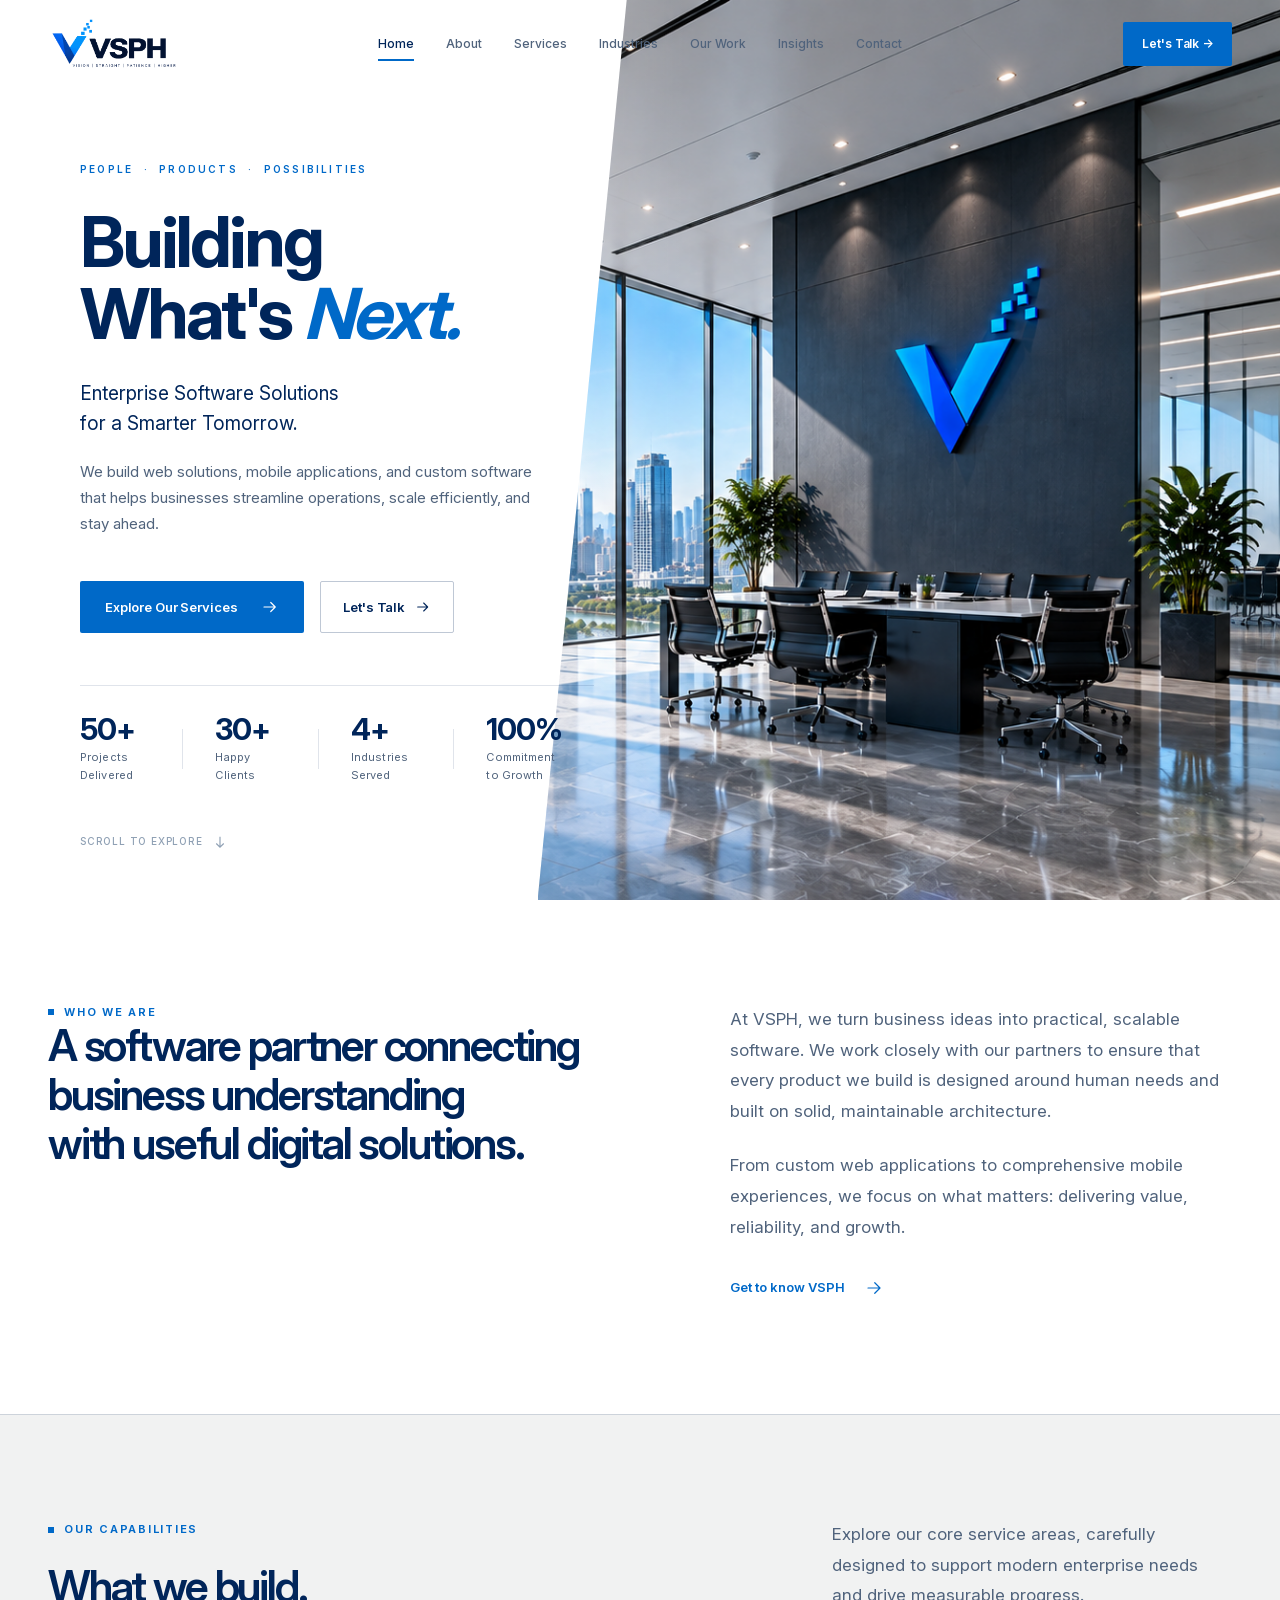
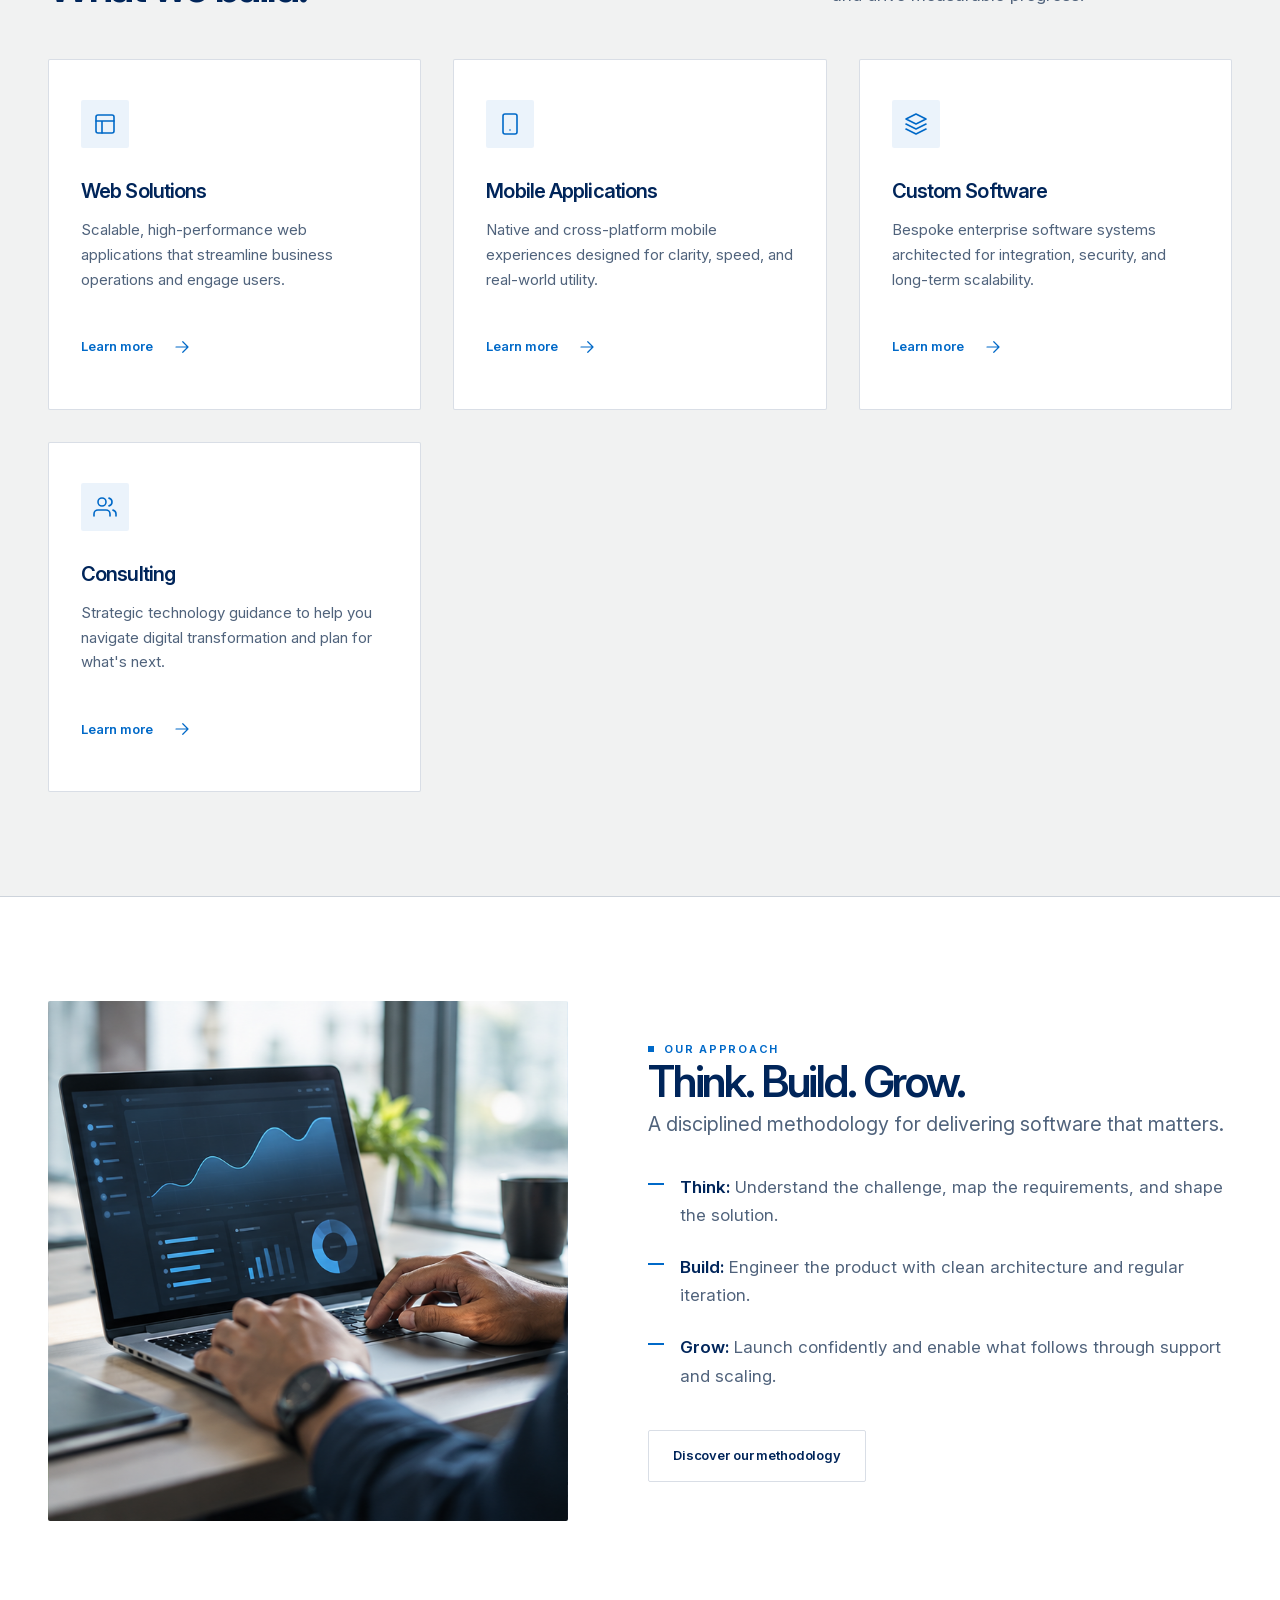
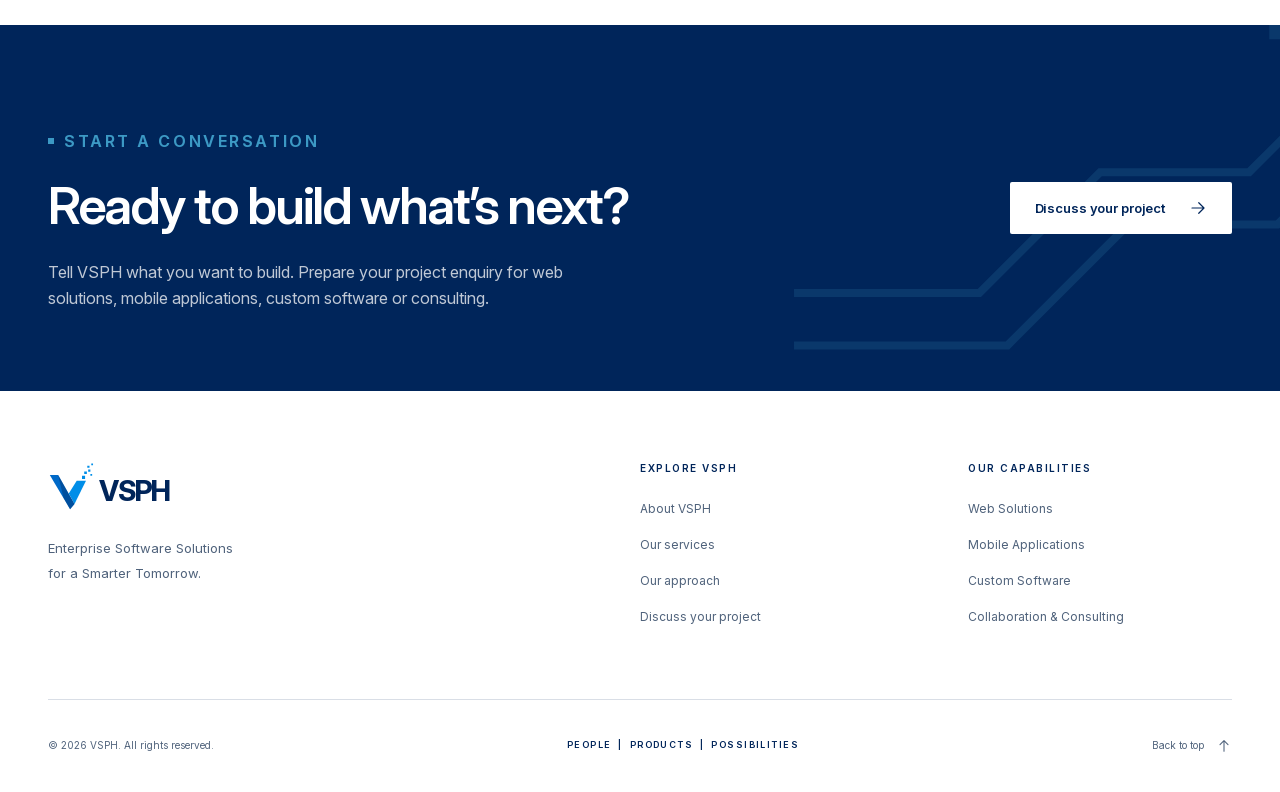
<file: static/index.html>
<!doctype html>
<html lang="en">
<head>
  <meta charset="utf-8">
  <meta name="viewport" content="width=device-width, initial-scale=1">
  <meta name="theme-color" content="#00255A">
  <title>VSPH — Building What’s Next.</title>
  <meta name="description" content="VSPH builds scalable web, mobile and enterprise applications. Thoughtful software that helps businesses streamline work, connect experiences and grow.">
  <meta property="og:type" content="website">
  <meta property="og:site_name" content="VSPH">
  <meta property="og:title" content="VSPH — Building What’s Next.">
  <meta property="og:description" content="VSPH builds scalable web, mobile and enterprise applications. Thoughtful software that helps businesses streamline work, connect experiences and grow.">
  <link rel="icon" href="assets/favicon.svg" type="image/svg+xml">
  <link rel="preload" href="assets/InterVariable.woff2" as="font" type="font/woff2" crossorigin>
  <link rel="stylesheet" href="index.css">
  <script src="index.js" defer></script>
</head>
<body>
<a class="skip-link" href="#main">Skip to content</a>
<header class="site-header" id="top">
  <div class="container header-inner">
    <a class="brand-link" href="index.html" aria-current="page" aria-label="VSPH home"><img src="assets/vsph-logo-dark.png" alt="VSPH Logo" class="brand-logo" /></a>
    <nav class="desktop-nav" aria-label="Main navigation">
      <a class="nav-link" href="index.html" aria-current="page">Home</a>
      <a class="nav-link" href="about.html">About</a>
      <a class="nav-link" href="services.html">Services</a>
      <a class="nav-link" href="#">Industries</a>
      <a class="nav-link" href="#">Our Work</a>
      <a class="nav-link" href="#">Insights</a>
      <a class="nav-link" href="contact.html">Contact</a>
    </nav>
    <div class="header-cta-wrapper">
      <a class="button button-primary header-cta" href="contact.html">Let's Talk &rarr;</a>
    </div>
    <button class="menu-toggle" type="button" aria-expanded="false" aria-controls="mobile-navigation" aria-label="Open navigation">
      <svg data-menu-open class="icon" viewBox="0 0 24 24" aria-hidden="true"><path d="M4 7h16M4 12h16M4 17h16"/></svg>
      <svg data-menu-close class="icon" viewBox="0 0 24 24" aria-hidden="true" hidden><path d="m6 6 12 12M6 18 18 6"/></svg>
    </button>
  </div>
  <nav class="mobile-nav" id="mobile-navigation" aria-label="Mobile navigation" hidden>
    <a class="nav-link" href="index.html" aria-current="page">Home</a>
    <a class="nav-link" href="about.html">About</a>
    <a class="nav-link" href="services.html">Services</a>
    <a class="nav-link" href="#">Industries</a>
    <a class="nav-link" href="#">Our Work</a>
    <a class="nav-link" href="#">Insights</a>
    <a class="nav-link" href="contact.html">Contact</a>
    <a class="button button-primary" href="contact.html">Let's Talk &rarr;</a>
  </nav>
</header>

<main id="main">
  <section class="hero-split" id="main">

  <!-- Left content panel -->
  <div class="hero-left">
    <div class="hero-content">

      <p class="hero-eyebrow">PEOPLE &nbsp;·&nbsp; PRODUCTS &nbsp;·&nbsp; POSSIBILITIES</p>

      <h1 class="hero-title">
        Building<br>
        What's <em>Next.</em>
      </h1>

      <p class="hero-subtitle">Enterprise Software Solutions<br>for a Smarter Tomorrow.</p>

      <p class="hero-description">We build web solutions, mobile applications, and custom software that helps businesses streamline operations, scale efficiently, and stay ahead.</p>

      <div class="hero-actions">
        <a href="services.html" class="button button-primary">Explore Our Services <svg class="icon" viewBox="0 0 24 24" aria-hidden="true"><path d="M4 12h15m-6-6 6 6-6 6"/></svg></a>
        <a href="contact.html" class="button hero-btn-ghost">Let's Talk <svg class="icon" viewBox="0 0 24 24" aria-hidden="true"><path d="M4 12h15m-6-6 6 6-6 6"/></svg></a>
      </div>

    </div>

    <!-- Stats bar sits at the bottom of the left panel -->
    <div class="hero-stats-bar">
      <div class="hero-stat">
        <span class="stat-value">50+</span>
        <span class="stat-desc">Projects Delivered</span>
      </div>
      <div class="hero-stat-divider"></div>
      <div class="hero-stat">
        <span class="stat-value">30+</span>
        <span class="stat-desc">Happy Clients</span>
      </div>
      <div class="hero-stat-divider"></div>
      <div class="hero-stat">
        <span class="stat-value">4+</span>
        <span class="stat-desc">Industries Served</span>
      </div>
      <div class="hero-stat-divider"></div>
      <div class="hero-stat">
        <span class="stat-value">100%</span>
        <span class="stat-desc">Commitment to Growth</span>
      </div>
    </div>

    <!-- Scroll indicator -->
    <div class="hero-scroll-indicator">
      <span>Scroll to explore</span>
      <svg viewBox="0 0 24 24" fill="none" stroke="currentColor" stroke-width="1.5" aria-hidden="true"><path d="M12 5v14m-5-5 5 5 5-5"/></svg>
    </div>
  </div>

  <!-- Right image panel with diagonal clip -->
  <div class="hero-right">
    <img src="assets/office-hero.png" alt="VSPH Enterprise Environment" class="hero-bg-img" />
    <!-- Subtle dark vignette on the left edge to blend with white panel -->
    <div class="hero-edge-fade"></div>
  </div>

</section>


  <section class="section home-intro" aria-labelledby="intro-title">
    <div class="container home-intro-grid">
      <div class="reveal">
        <p class="eyebrow">Who we are</p>
        <h2 class="section-heading" id="intro-title">A software partner connecting business understanding with useful digital solutions.</h2>
      </div>
      <div class="home-intro-body reveal">
        <p>At VSPH, we turn business ideas into practical, scalable software. We work closely with our partners to ensure that every product we build is designed around human needs and built on solid, maintainable architecture.</p>
        <p>From custom web applications to comprehensive mobile experiences, we focus on what matters: delivering value, reliability, and growth.</p>
        <a class="text-link" href="about.html">Get to know VSPH <svg class="icon" viewBox="0 0 24 24" fill="none" stroke="currentColor" stroke-width="1.8" aria-hidden="true"><path d="M4 12h15M13 5l7 7-7 7"/></svg></a>
      </div>
    </div>
  </section>

  <section class="section home-capabilities" aria-labelledby="capabilities-title">
    <div class="container">
      <div class="section-header reveal">
        <div>
          <p class="eyebrow">Our capabilities</p>
          <h2 class="section-heading" id="capabilities-title">What we build.</h2>
        </div>
        <p class="section-intro">Explore our core service areas, carefully designed to support modern enterprise needs and drive measurable progress.</p>
      </div>
      
      <div class="home-capabilities-grid">
        <article class="home-capability-card reveal">
          <div class="capability-icon">
             <svg class="icon" viewBox="0 0 24 24" fill="none" stroke="currentColor" stroke-width="1.6" aria-hidden="true"><rect x="3" y="3" width="18" height="18" rx="2"/><path d="M3 9h18M9 21V9"/></svg>
          </div>
          <h3>Web Solutions</h3>
          <p>Scalable, high-performance web applications that streamline business operations and engage users.</p>
          <a class="text-link" href="services.html#web">Learn more <svg class="icon" viewBox="0 0 24 24" fill="none" stroke="currentColor" stroke-width="1.8" aria-hidden="true"><path d="M4 12h15M13 5l7 7-7 7"/></svg></a>
        </article>
        <article class="home-capability-card reveal">
          <div class="capability-icon">
             <svg class="icon" viewBox="0 0 24 24" fill="none" stroke="currentColor" stroke-width="1.6" aria-hidden="true"><rect x="5" y="2" width="14" height="20" rx="2"/><path d="M12 18h.01"/></svg>
          </div>
          <h3>Mobile Applications</h3>
          <p>Native and cross-platform mobile experiences designed for clarity, speed, and real-world utility.</p>
          <a class="text-link" href="services.html#mobile">Learn more <svg class="icon" viewBox="0 0 24 24" fill="none" stroke="currentColor" stroke-width="1.8" aria-hidden="true"><path d="M4 12h15M13 5l7 7-7 7"/></svg></a>
        </article>
        <article class="home-capability-card reveal">
          <div class="capability-icon">
             <svg class="icon" viewBox="0 0 24 24" fill="none" stroke="currentColor" stroke-width="1.6" aria-hidden="true"><path d="M12 2L2 7l10 5 10-5-10-5zM2 17l10 5 10-5M2 12l10 5 10-5"/></svg>
          </div>
          <h3>Custom Software</h3>
          <p>Bespoke enterprise software systems architected for integration, security, and long-term scalability.</p>
          <a class="text-link" href="services.html#software">Learn more <svg class="icon" viewBox="0 0 24 24" fill="none" stroke="currentColor" stroke-width="1.8" aria-hidden="true"><path d="M4 12h15M13 5l7 7-7 7"/></svg></a>
        </article>
        <article class="home-capability-card reveal">
          <div class="capability-icon">
             <svg class="icon" viewBox="0 0 24 24" fill="none" stroke="currentColor" stroke-width="1.6" aria-hidden="true"><path d="M17 21v-2a4 4 0 0 0-4-4H5a4 4 0 0 0-4 4v2"/><circle cx="9" cy="7" r="4"/><path d="M23 21v-2a4 4 0 0 0-3-3.87M16 3.13a4 4 0 0 1 0 7.75"/></svg>
          </div>
          <h3>Consulting</h3>
          <p>Strategic technology guidance to help you navigate digital transformation and plan for what's next.</p>
          <a class="text-link" href="services.html#consulting">Learn more <svg class="icon" viewBox="0 0 24 24" fill="none" stroke="currentColor" stroke-width="1.8" aria-hidden="true"><path d="M4 12h15M13 5l7 7-7 7"/></svg></a>
        </article>
      </div>
    </div>
  </section>

  <section class="section home-methodology" aria-labelledby="methodology-title">
    <div class="container home-methodology-grid">
      <div class="home-methodology-visual reveal" aria-hidden="true">
        <div class="media-panel media-software home-methodology-image"></div>
      </div>
      <div class="home-methodology-content reveal">
        <p class="eyebrow">Our approach</p>
        <h2 class="section-heading" id="methodology-title">Think. Build. Grow.</h2>
        <p class="lead">A disciplined methodology for delivering software that matters.</p>
        <ul class="methodology-list">
          <li><strong>Think:</strong> Understand the challenge, map the requirements, and shape the solution.</li>
          <li><strong>Build:</strong> Engineer the product with clean architecture and regular iteration.</li>
          <li><strong>Grow:</strong> Launch confidently and enable what follows through support and scaling.</li>
        </ul>
        <a class="button button-secondary" href="approach.html">Discover our methodology</a>
      </div>
    </div>
  </section>

  <section class="cta-band" aria-labelledby="home-cta-title">
    <svg class="cta-motif" viewBox="0 0 144 88" fill="none" aria-hidden="true"><path d="M1 74h46l30-30h37l29-29" stroke="currentColor" stroke-width="2"/><path d="M1 87h53l30-30h37l22-22" stroke="currentColor" stroke-width="2"/><path d="M119 3h8v8h-8zM133 17h8v8h-8z" fill="currentColor"/></svg>
    <div class="container reveal">
      <div>
        <p class="eyebrow">Start a conversation</p>
        <h2 id="home-cta-title">Ready to build what’s next?</h2>
        <p>Tell VSPH what you want to build. Prepare your project enquiry for web solutions, mobile applications, custom software or consulting.</p>
      </div>
      <a class="button button-light" href="contact.html">Discuss your project <svg class="icon" viewBox="0 0 24 24" fill="none" stroke="currentColor" stroke-width="1.8" aria-hidden="true"><path d="M4 12h15M13 5l7 7-7 7"/></svg></a>
    </div>
  </section>
</main>

<footer class="site-footer">
  <div class="container">
    <div class="footer-main">
      <div class="footer-brand"><a class="brand-link" href="index.html" aria-current="page" aria-label="VSPH home"><svg class="brand-logo" width="132" viewBox="0 0 299 110" role="img" aria-hidden="true" focusable="false"><path d="M4 27H23L60 93L50 105Z" fill="#0069C8"/>
      <path d="M60 93L47 69L65 40H86Z" fill="#008EE8"/>
      <path d="M23 27L60 93L50 105L35 79Z" fill="#00255A" opacity=".38"/>
      <g fill="#008EE8"><path d="M77 29h7v7h-7zM82 19h6v6h-6zM91 15h5v5h-5zM89 6h5v5h-5zM98 1h4v4h-4zM96 25h4v4h-4z"/></g><text x="116" y="85" fill="#00255A" font-family="Inter,Arial,sans-serif" font-size="64" font-weight="750" letter-spacing="-3">VSPH</text></svg></a><p>Enterprise Software Solutions<br>for a Smarter Tomorrow.</p></div>
      <div class="footer-column"><h2>Explore VSPH</h2><ul><li><a href="about.html">About VSPH</a></li><li><a href="services.html">Our services</a></li><li><a href="approach.html">Our approach</a></li><li><a href="contact.html">Discuss your project</a></li></ul></div>
      <div class="footer-column"><h2>Our capabilities</h2><ul><li><a href="services.html#web">Web Solutions</a></li><li><a href="services.html#mobile">Mobile Applications</a></li><li><a href="services.html#software">Custom Software</a></li><li><a href="services.html#consulting">Collaboration &amp; Consulting</a></li></ul></div>
    </div>
    <div class="footer-bottom"><p>© <span data-year>2026</span> VSPH. All rights reserved.</p><span class="footer-signature">PEOPLE &nbsp;|&nbsp; PRODUCTS &nbsp;|&nbsp; POSSIBILITIES</span><a class="back-top" href="#top">Back to top <svg class="icon" viewBox="0 0 24 24" aria-hidden="true"><path d="M12 20V4m-6 6 6-6 6 6"/></svg></a></div>
  </div>
</footer>

</body>
</html>
</file>
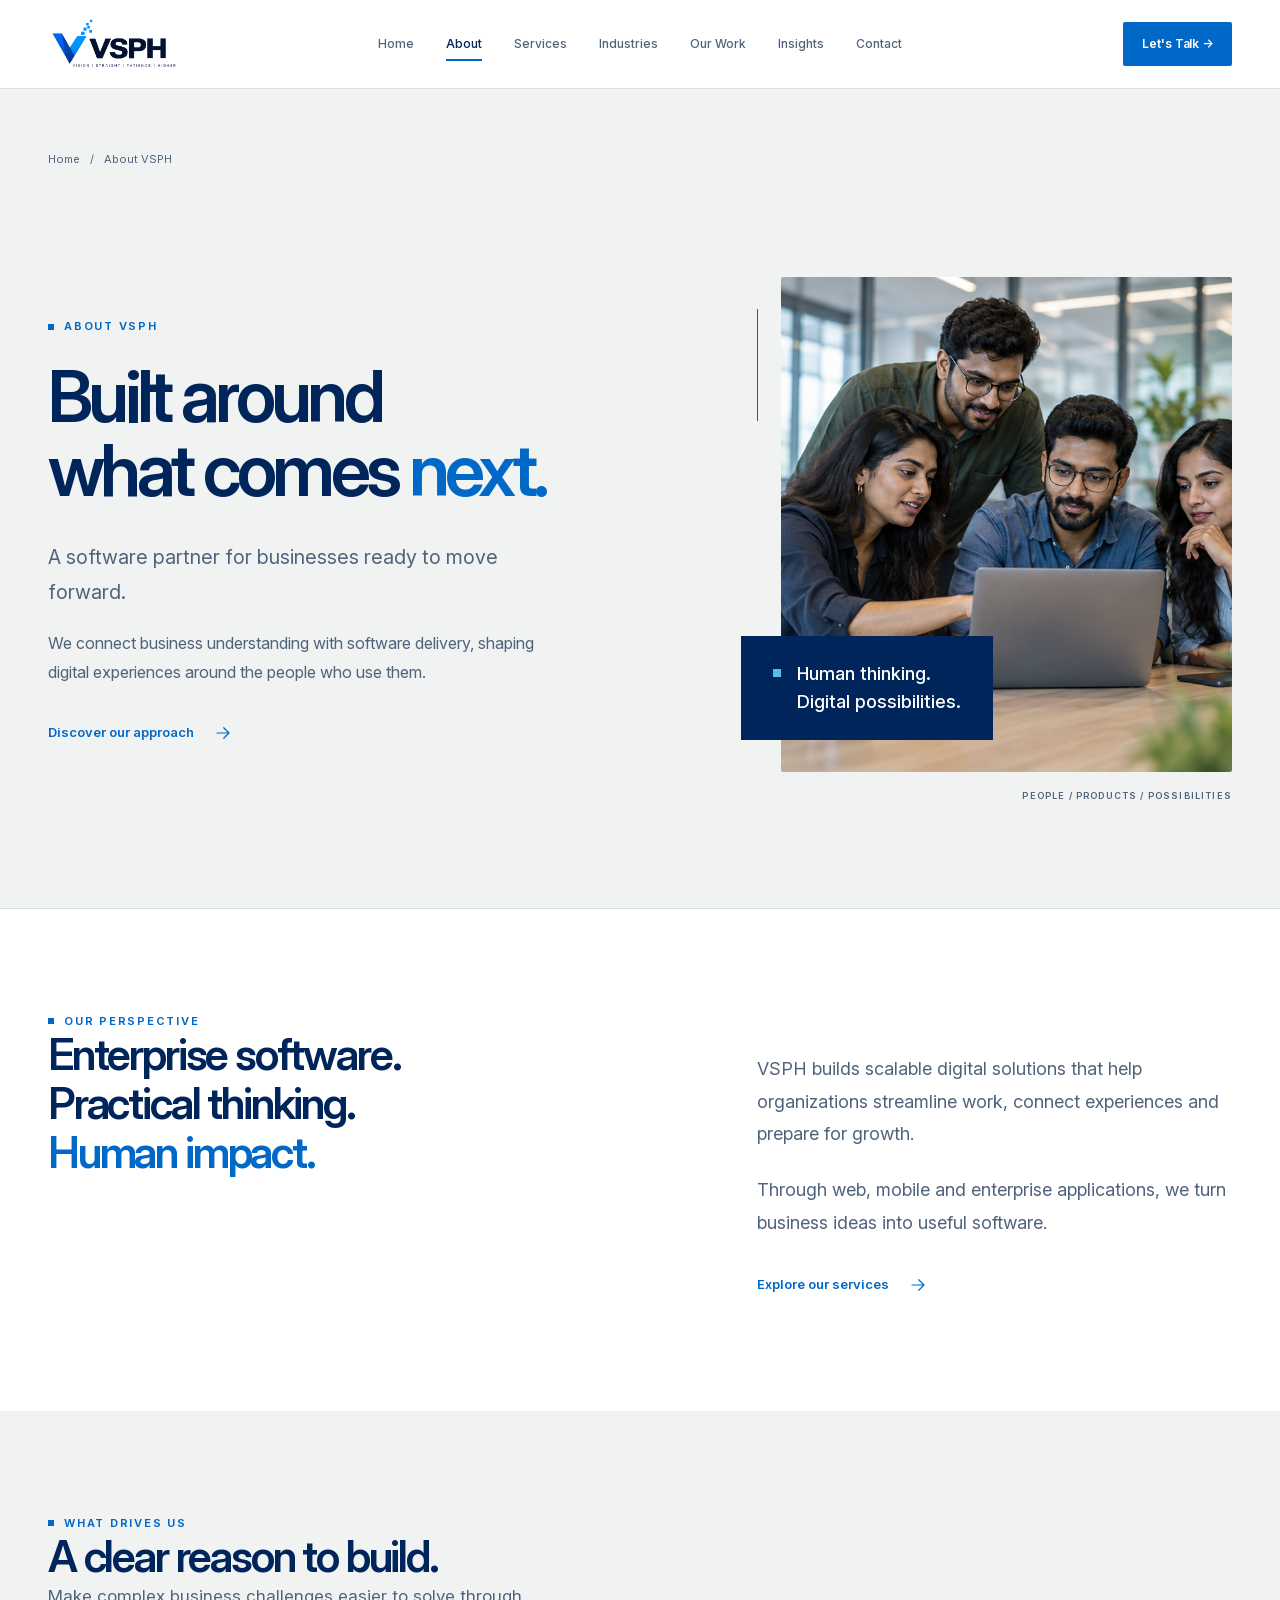
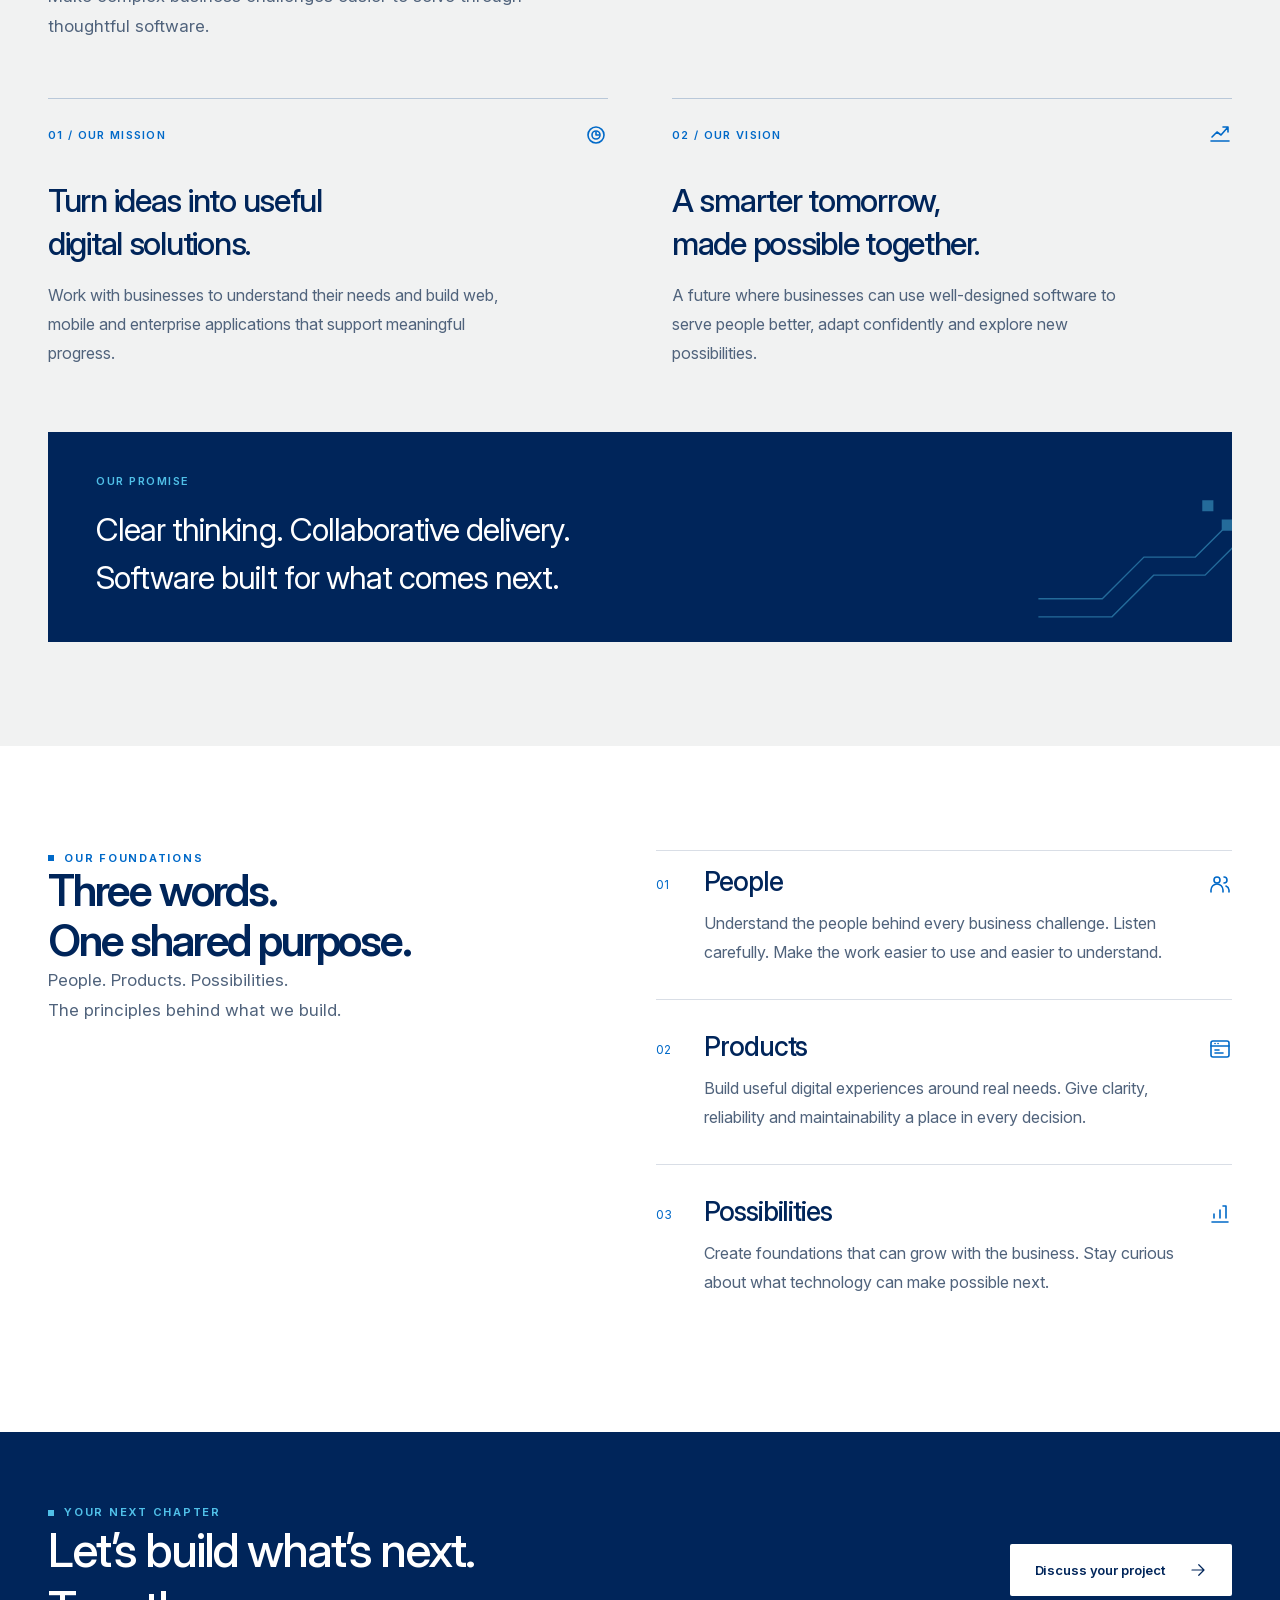
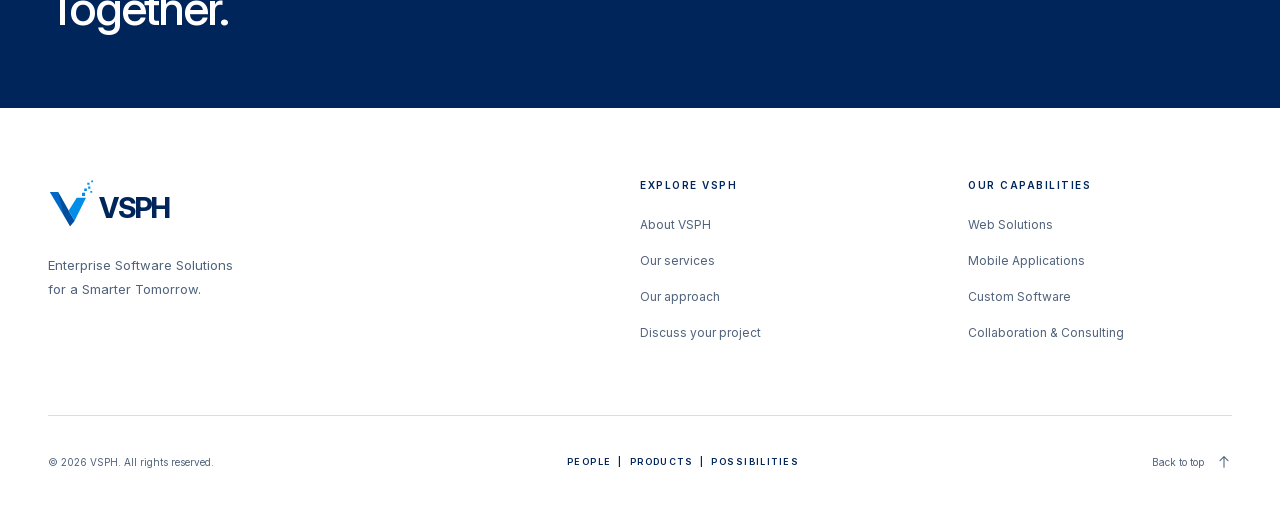
<file: static/about.html>
<!doctype html>
<html lang="en">
<head>
  <meta charset="utf-8">
  <meta name="viewport" content="width=device-width, initial-scale=1">
  <meta name="theme-color" content="#00255A">
  <title>About VSPH — People. Products. Possibilities.</title>
  <meta name="description" content="Get to know VSPH: a software partner connecting business understanding with useful digital solutions. Explore our mission, vision and values.">
  <meta property="og:type" content="website">
  <meta property="og:site_name" content="VSPH">
  <meta property="og:title" content="About VSPH — People. Products. Possibilities.">
  <meta property="og:description" content="Get to know VSPH: a software partner connecting business understanding with useful digital solutions. Explore our mission, vision and values.">
  <link rel="icon" href="assets/favicon.svg" type="image/svg+xml">
  <link rel="preload" href="assets/InterVariable.woff2" as="font" type="font/woff2" crossorigin>
  <link rel="stylesheet" href="about.css">
  <script src="about.js" defer></script>
</head>
<body>
<a class="skip-link" href="#main">Skip to content</a>
<header class="site-header" id="top">
  <div class="container header-inner">
    <a class="brand-link" href="index.html" aria-label="VSPH home"><img src="assets/vsph-logo-dark.png" alt="VSPH Logo" class="brand-logo" /></a>
    <nav class="desktop-nav" aria-label="Main navigation">
      <a class="nav-link" href="index.html">Home</a>
      <a class="nav-link" href="about.html" aria-current="page">About</a>
      <a class="nav-link" href="services.html">Services</a>
      <a class="nav-link" href="#">Industries</a>
      <a class="nav-link" href="#">Our Work</a>
      <a class="nav-link" href="#">Insights</a>
      <a class="nav-link" href="contact.html">Contact</a>
    </nav>
    <div class="header-cta-wrapper">
      <a class="button button-primary header-cta" href="contact.html">Let's Talk &rarr;</a>
    </div>
    <button class="menu-toggle" type="button" aria-expanded="false" aria-controls="mobile-navigation" aria-label="Open navigation">
      <svg data-menu-open class="icon" viewBox="0 0 24 24" aria-hidden="true"><path d="M4 7h16M4 12h16M4 17h16"/></svg>
      <svg data-menu-close class="icon" viewBox="0 0 24 24" aria-hidden="true" hidden><path d="m6 6 12 12M6 18 18 6"/></svg>
    </button>
  </div>
  <nav class="mobile-nav" id="mobile-navigation" aria-label="Mobile navigation" hidden>
    <a class="nav-link" href="index.html">Home</a>
    <a class="nav-link" href="about.html" aria-current="page">About</a>
    <a class="nav-link" href="services.html">Services</a>
    <a class="nav-link" href="#">Industries</a>
    <a class="nav-link" href="#">Our Work</a>
    <a class="nav-link" href="#">Insights</a>
    <a class="nav-link" href="contact.html">Contact</a>
    <a class="button button-primary" href="contact.html">Let's Talk &rarr;</a>
  </nav>
</header>

<main id="main">
  <section class="page-hero about-hero" aria-labelledby="about-title">
    <div class="container">
      <nav class="breadcrumb" aria-label="Breadcrumb"><a href="index.html">Home</a><span aria-hidden="true">/</span><span aria-current="page">About VSPH</span></nav>
      <div class="about-hero-grid">
        <div class="about-hero-copy reveal">
          <p class="eyebrow">About VSPH</p>
          <h1 class="page-title" id="about-title">Built around<br>what comes <span>next.</span></h1>
          <p class="lead">A software partner for businesses ready to move forward.</p>
          <p class="about-hero-description">We connect business understanding with software delivery, shaping digital experiences around the people who use them.</p>
          <a class="text-link" href="approach.html">Discover our approach <svg class="icon" viewBox="0 0 24 24" fill="none" stroke="currentColor" stroke-width="1.8" aria-hidden="true"><path d="M4 12h15M13 5l7 7-7 7"/></svg></a>
        </div>
        <div class="about-hero-visual reveal" aria-hidden="true">
          <div class="media-panel media-team about-team-image"></div>
          <div class="about-image-note"><span class="about-note-square"></span><span>Human thinking.<br>Digital possibilities.</span></div>
          <div class="about-visual-label">PEOPLE / PRODUCTS / POSSIBILITIES</div>
        </div>
      </div>
    </div>
  </section>

  <section class="section about-introduction" aria-labelledby="positioning-title">
    <div class="container about-intro-grid">
      <div class="reveal"><p class="eyebrow">Our perspective</p><h2 class="section-heading" id="positioning-title">Enterprise software.<br>Practical thinking.<br><span>Human impact.</span></h2></div>
      <div class="about-intro-body reveal"><p>VSPH builds scalable digital solutions that help organizations streamline work, connect experiences and prepare for growth.</p><p>Through web, mobile and enterprise applications, we turn business ideas into useful software.</p><a class="text-link" href="services.html">Explore our services <svg class="icon" viewBox="0 0 24 24" fill="none" stroke="currentColor" stroke-width="1.8" aria-hidden="true"><path d="M4 12h15M13 5l7 7-7 7"/></svg></a></div>
    </div>
  </section>

  <section class="section about-purpose" aria-labelledby="purpose-title">
    <div class="container">
      <div class="about-purpose-heading reveal"><p class="eyebrow">What drives us</p><h2 class="section-heading" id="purpose-title">A clear reason to build.</h2><p class="section-intro">Make complex business challenges easier to solve through thoughtful software.</p></div>
      <div class="about-purpose-grid">
        <article class="about-purpose-item reveal"><div class="about-purpose-label"><span>01 / OUR MISSION</span><svg class="icon" viewBox="0 0 24 24" fill="none" stroke="currentColor" stroke-width="1.6" aria-hidden="true"><circle cx="12" cy="12" r="8"/><circle cx="12" cy="12" r="4"/><path d="M12 9v3h3"/></svg></div><h3>Turn ideas into useful digital solutions.</h3><p>Work with businesses to understand their needs and build web, mobile and enterprise applications that support meaningful progress.</p></article>
        <article class="about-purpose-item reveal"><div class="about-purpose-label"><span>02 / OUR VISION</span><svg class="icon" viewBox="0 0 24 24" fill="none" stroke="currentColor" stroke-width="1.6" aria-hidden="true"><path d="M3 18h18M4 14l5-5 4 3 7-8M15 4h5v5"/></svg></div><h3>A smarter tomorrow, made possible together.</h3><p>A future where businesses can use well-designed software to serve people better, adapt confidently and explore new possibilities.</p></article>
      </div>
      <div class="about-promise reveal"><p>OUR PROMISE</p><h3>Clear thinking. Collaborative delivery.<br>Software built for what comes next.</h3><svg viewBox="0 0 144 88" fill="none" aria-hidden="true"><path d="M1 74h46l30-30h37l29-29" stroke="currentColor"/><path d="M1 87h53l30-30h37l22-22" stroke="currentColor"/><path d="M119 3h8v8h-8zM133 17h8v8h-8z" fill="currentColor"/></svg></div>
    </div>
  </section>

  <section class="section about-pillars" aria-labelledby="pillars-title">
    <div class="container about-pillars-grid">
      <div class="about-pillars-heading reveal"><p class="eyebrow">Our foundations</p><h2 class="section-heading" id="pillars-title">Three words.<br>One shared purpose.</h2><p class="section-intro">People. Products. Possibilities.<br>The principles behind what we build.</p></div>
      <div class="about-pillar-list">
        <article class="about-pillar reveal"><span class="about-pillar-number">01</span><div><h3>People</h3><p>Understand the people behind every business challenge. Listen carefully. Make the work easier to use and easier to understand.</p></div><svg class="icon" viewBox="0 0 24 24" fill="none" stroke="currentColor" stroke-width="1.6" aria-hidden="true"><circle cx="9" cy="8" r="3"/><path d="M3 20v-2a6 6 0 0 1 12 0v2M16 5a3 3 0 0 1 0 6M18 14a5 5 0 0 1 3 4v2"/></svg></article>
        <article class="about-pillar reveal"><span class="about-pillar-number">02</span><div><h3>Products</h3><p>Build useful digital experiences around real needs. Give clarity, reliability and maintainability a place in every decision.</p></div><svg class="icon" viewBox="0 0 24 24" fill="none" stroke="currentColor" stroke-width="1.6" aria-hidden="true"><rect x="3" y="4" width="18" height="16" rx="2"/><path d="M3 9h18M7 6.5h.1M10 6.5h.1M7 13h4M7 16h8"/></svg></article>
        <article class="about-pillar reveal"><span class="about-pillar-number">03</span><div><h3>Possibilities</h3><p>Create foundations that can grow with the business. Stay curious about what technology can make possible next.</p></div><svg class="icon" viewBox="0 0 24 24" fill="none" stroke="currentColor" stroke-width="1.6" aria-hidden="true"><path d="M4 20h16M6 16v-4M12 16V8M18 16V4M15 4h3v3"/></svg></article>
      </div>
    </div>
  </section>

  <section class="about-cta" aria-labelledby="about-cta-title"><div class="container about-cta-inner reveal"><div><p class="eyebrow">Your next chapter</p><h2 id="about-cta-title">Let’s build what’s next.<br>Together.</h2></div><a class="button button-light" href="contact.html">Discuss your project <svg class="icon" viewBox="0 0 24 24" fill="none" stroke="currentColor" stroke-width="1.8" aria-hidden="true"><path d="M4 12h15M13 5l7 7-7 7"/></svg></a></div></section>
</main>

<footer class="site-footer">
  <div class="container">
    <div class="footer-main">
      <div class="footer-brand"><a class="brand-link" href="index.html" aria-label="VSPH home"><svg class="brand-logo" width="132" viewBox="0 0 299 110" role="img" aria-hidden="true" focusable="false"><path d="M4 27H23L60 93L50 105Z" fill="#0069C8"/>
      <path d="M60 93L47 69L65 40H86Z" fill="#008EE8"/>
      <path d="M23 27L60 93L50 105L35 79Z" fill="#00255A" opacity=".38"/>
      <g fill="#008EE8"><path d="M77 29h7v7h-7zM82 19h6v6h-6zM91 15h5v5h-5zM89 6h5v5h-5zM98 1h4v4h-4zM96 25h4v4h-4z"/></g><text x="116" y="85" fill="#00255A" font-family="Inter,Arial,sans-serif" font-size="64" font-weight="750" letter-spacing="-3">VSPH</text></svg></a><p>Enterprise Software Solutions<br>for a Smarter Tomorrow.</p></div>
      <div class="footer-column"><h2>Explore VSPH</h2><ul><li><a href="about.html" aria-current="page">About VSPH</a></li><li><a href="services.html">Our services</a></li><li><a href="approach.html">Our approach</a></li><li><a href="contact.html">Discuss your project</a></li></ul></div>
      <div class="footer-column"><h2>Our capabilities</h2><ul><li><a href="services.html#web">Web Solutions</a></li><li><a href="services.html#mobile">Mobile Applications</a></li><li><a href="services.html#software">Custom Software</a></li><li><a href="services.html#consulting">Collaboration &amp; Consulting</a></li></ul></div>
    </div>
    <div class="footer-bottom"><p>© <span data-year>2026</span> VSPH. All rights reserved.</p><span class="footer-signature">PEOPLE &nbsp;|&nbsp; PRODUCTS &nbsp;|&nbsp; POSSIBILITIES</span><a class="back-top" href="#top">Back to top <svg class="icon" viewBox="0 0 24 24" aria-hidden="true"><path d="M12 20V4m-6 6 6-6 6 6"/></svg></a></div>
  </div>
</footer>

</body>
</html>
</file>
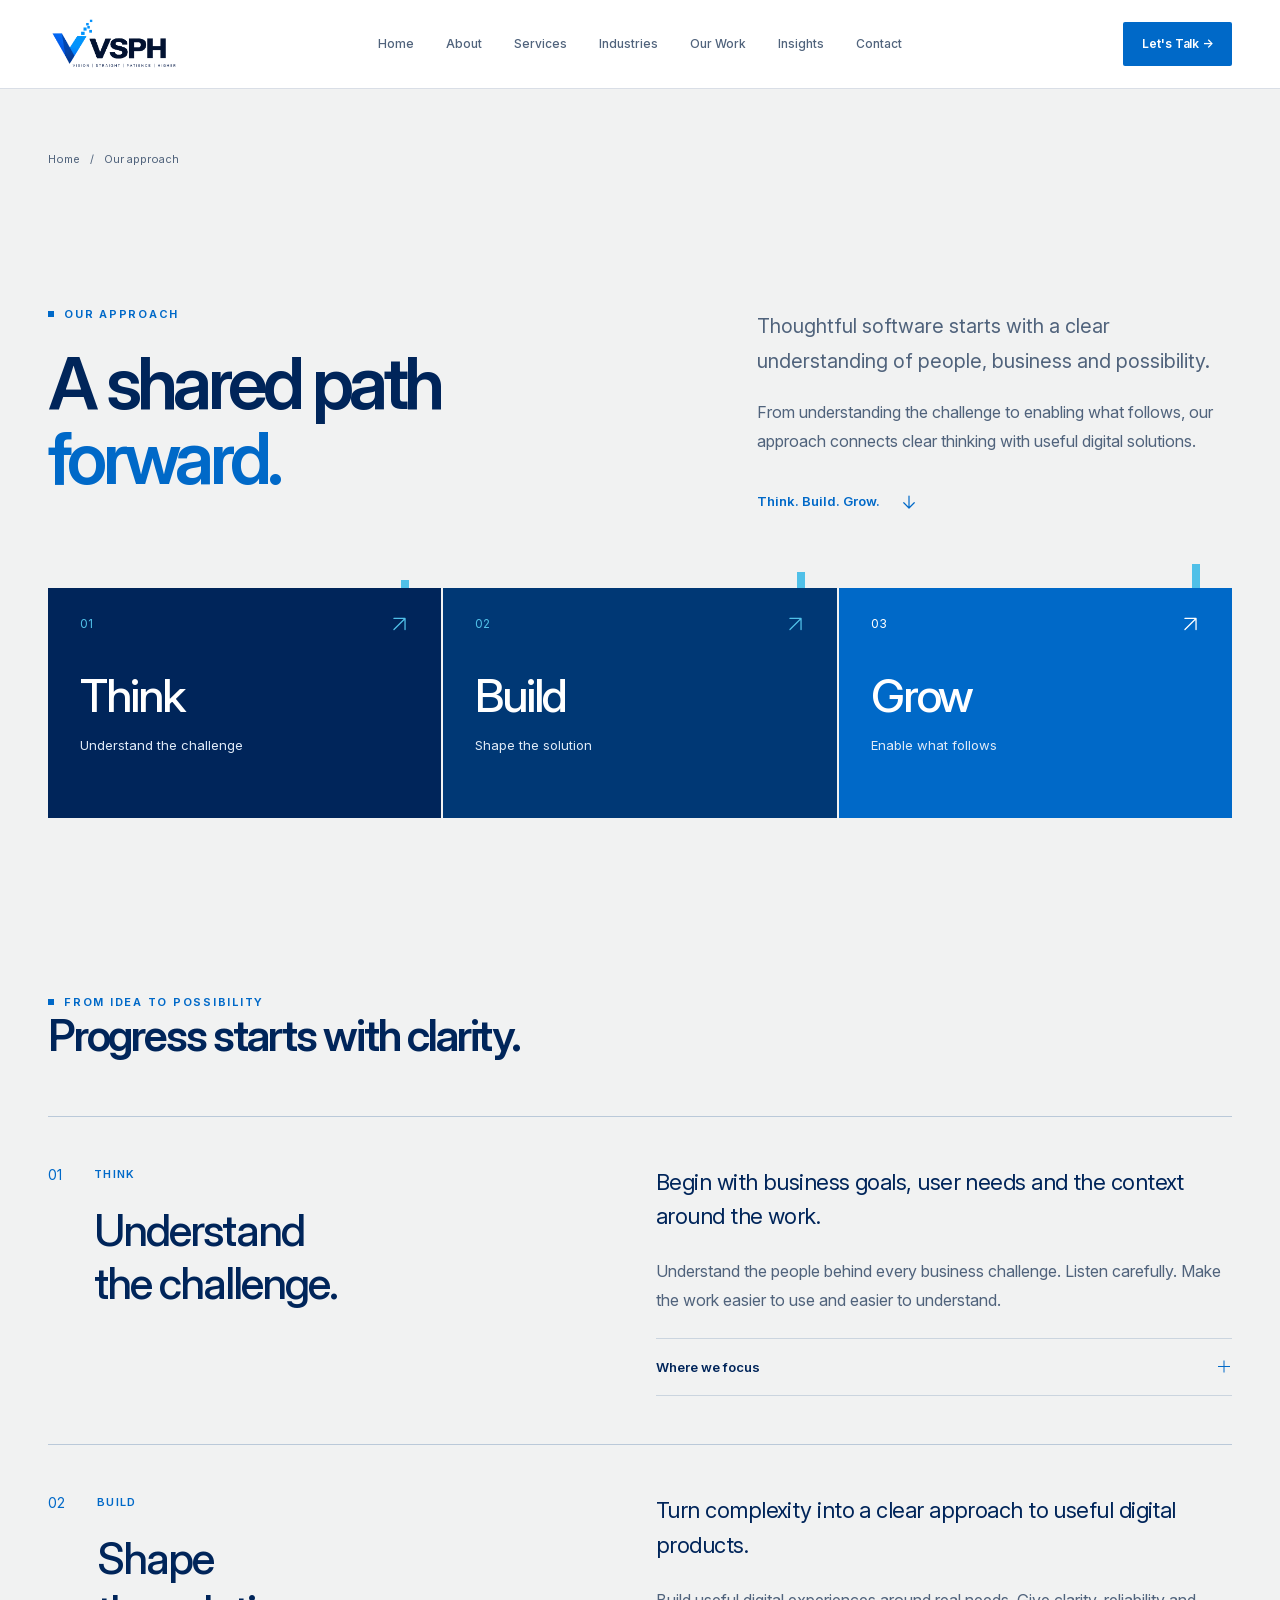
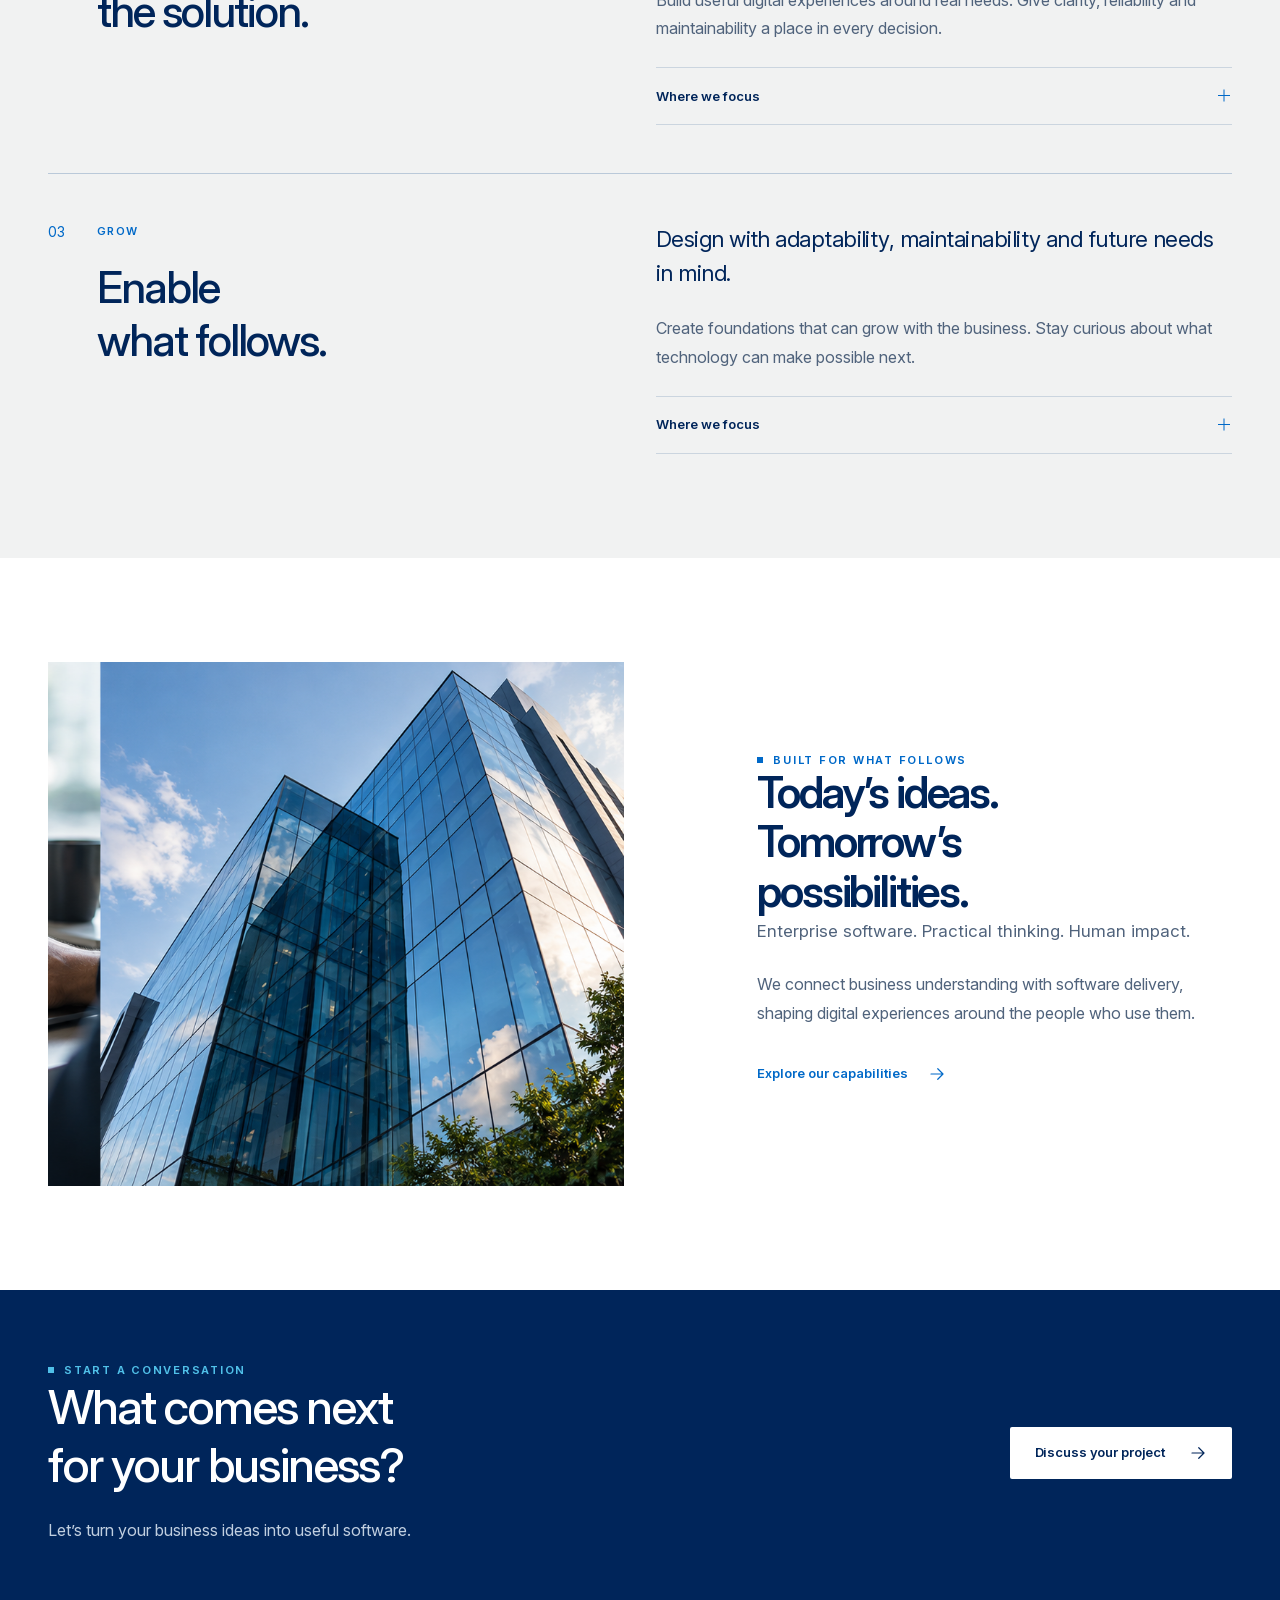
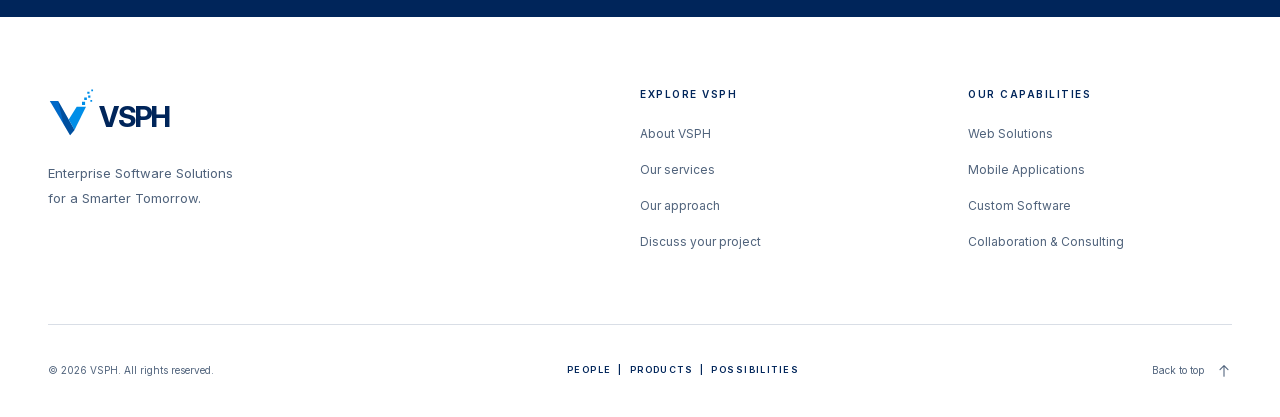
<file: static/approach.html>
<!doctype html>
<html lang="en">
<head>
  <meta charset="utf-8">
  <meta name="viewport" content="width=device-width, initial-scale=1">
  <meta name="theme-color" content="#00255A">
  <title>Think. Build. Grow. — The VSPH Approach</title>
  <meta name="description" content="From understanding the challenge to shaping the solution and enabling what follows. Explore VSPH’s thoughtful approach to software.">
  <meta property="og:type" content="website">
  <meta property="og:site_name" content="VSPH">
  <meta property="og:title" content="Think. Build. Grow. — The VSPH Approach">
  <meta property="og:description" content="From understanding the challenge to shaping the solution and enabling what follows. Explore VSPH’s thoughtful approach to software.">
  <link rel="icon" href="assets/favicon.svg" type="image/svg+xml">
  <link rel="preload" href="assets/InterVariable.woff2" as="font" type="font/woff2" crossorigin>
  <link rel="stylesheet" href="approach.css">
  <script src="approach.js" defer></script>
</head>
<body>
<a class="skip-link" href="#main">Skip to content</a>
<header class="site-header" id="top">
  <div class="container header-inner">
    <a class="brand-link" href="index.html" aria-label="VSPH home"><img src="assets/vsph-logo-dark.png" alt="VSPH Logo" class="brand-logo" /></a>
    <nav class="desktop-nav" aria-label="Main navigation">
      <a class="nav-link" href="index.html">Home</a>
      <a class="nav-link" href="about.html">About</a>
      <a class="nav-link" href="services.html">Services</a>
      <a class="nav-link" href="#">Industries</a>
      <a class="nav-link" href="#">Our Work</a>
      <a class="nav-link" href="#">Insights</a>
      <a class="nav-link" href="contact.html">Contact</a>
    </nav>
    <div class="header-cta-wrapper">
      <a class="button button-primary header-cta" href="contact.html">Let's Talk &rarr;</a>
    </div>
    <button class="menu-toggle" type="button" aria-expanded="false" aria-controls="mobile-navigation" aria-label="Open navigation">
      <svg data-menu-open class="icon" viewBox="0 0 24 24" aria-hidden="true"><path d="M4 7h16M4 12h16M4 17h16"/></svg>
      <svg data-menu-close class="icon" viewBox="0 0 24 24" aria-hidden="true" hidden><path d="m6 6 12 12M6 18 18 6"/></svg>
    </button>
  </div>
  <nav class="mobile-nav" id="mobile-navigation" aria-label="Mobile navigation" hidden>
    <a class="nav-link" href="index.html">Home</a>
    <a class="nav-link" href="about.html">About</a>
    <a class="nav-link" href="services.html">Services</a>
    <a class="nav-link" href="#">Industries</a>
    <a class="nav-link" href="#">Our Work</a>
    <a class="nav-link" href="#">Insights</a>
    <a class="nav-link" href="contact.html">Contact</a>
    <a class="button button-primary" href="contact.html">Let's Talk &rarr;</a>
  </nav>
</header>

<main id="main">
  <section class="page-hero approach-hero" aria-labelledby="approach-title">
    <div class="container">
      <nav class="breadcrumb" aria-label="Breadcrumb"><a href="index.html">Home</a><span aria-hidden="true">/</span><span aria-current="page">Our approach</span></nav>
      <div class="approach-hero-grid">
        <div class="reveal"><p class="eyebrow">Our approach</p><h1 class="page-title" id="approach-title">A shared path<br><span>forward.</span></h1></div>
        <div class="approach-hero-copy reveal"><p class="lead">Thoughtful software starts with a clear understanding of people, business and possibility.</p><p>From understanding the challenge to enabling what follows, our approach connects clear thinking with useful digital solutions.</p><a class="text-link" href="#method">Think. Build. Grow. <svg class="icon" viewBox="0 0 24 24" fill="none" stroke="currentColor" stroke-width="1.8" aria-hidden="true"><path d="M12 4v15M5 13l7 7 7-7"/></svg></a></div>
      </div>
      <ol class="approach-progress reveal" aria-label="Three stages of our approach">
        <li><a href="#think"><span class="approach-progress-top"><span>01</span><svg class="icon" viewBox="0 0 24 24" fill="none" stroke="currentColor" stroke-width="1.8" aria-hidden="true"><path d="M5 19 19 5M5 5h14v14"/></svg></span><span class="approach-progress-name">Think</span><span class="approach-progress-description">Understand the challenge</span></a></li>
        <li><a href="#build"><span class="approach-progress-top"><span>02</span><svg class="icon" viewBox="0 0 24 24" fill="none" stroke="currentColor" stroke-width="1.8" aria-hidden="true"><path d="M5 19 19 5M5 5h14v14"/></svg></span><span class="approach-progress-name">Build</span><span class="approach-progress-description">Shape the solution</span></a></li>
        <li><a href="#grow"><span class="approach-progress-top"><span>03</span><svg class="icon" viewBox="0 0 24 24" fill="none" stroke="currentColor" stroke-width="1.8" aria-hidden="true"><path d="M5 19 19 5M5 5h14v14"/></svg></span><span class="approach-progress-name">Grow</span><span class="approach-progress-description">Enable what follows</span></a></li>
      </ol>
    </div>
  </section>

  <section class="section approach-method" id="method" aria-labelledby="method-title">
    <div class="container">
      <div class="approach-method-heading reveal"><p class="eyebrow">From idea to possibility</p><h2 class="section-heading" id="method-title">Progress starts with clarity.</h2></div>
      <article class="approach-stage reveal" id="think" aria-labelledby="think-title">
        <div class="approach-stage-heading"><span class="approach-stage-number">01</span><div><p class="approach-stage-label">THINK</p><h3 id="think-title">Understand<br>the challenge.</h3></div></div>
        <div class="approach-stage-body"><p class="approach-stage-intro">Begin with business goals, user needs and the context around the work.</p><p>Understand the people behind every business challenge. Listen carefully. Make the work easier to use and easier to understand.</p><details class="approach-details"><summary>Where we focus <span aria-hidden="true"></span></summary><ul><li>Business goals and priorities</li><li>User needs and current workflows</li><li>The context around the work</li></ul></details></div>
      </article>
      <article class="approach-stage reveal" id="build" aria-labelledby="build-title">
        <div class="approach-stage-heading"><span class="approach-stage-number">02</span><div><p class="approach-stage-label">BUILD</p><h3 id="build-title">Shape<br>the solution.</h3></div></div>
        <div class="approach-stage-body"><p class="approach-stage-intro">Turn complexity into a clear approach to useful digital products.</p><p>Build useful digital experiences around real needs. Give clarity, reliability and maintainability a place in every decision.</p><details class="approach-details"><summary>Where we focus <span aria-hidden="true"></span></summary><ul><li>Digital experiences around real needs</li><li>Clarity in the solution</li><li>Reliability and maintainability</li></ul></details></div>
      </article>
      <article class="approach-stage reveal" id="grow" aria-labelledby="grow-title">
        <div class="approach-stage-heading"><span class="approach-stage-number">03</span><div><p class="approach-stage-label">GROW</p><h3 id="grow-title">Enable<br>what follows.</h3></div></div>
        <div class="approach-stage-body"><p class="approach-stage-intro">Design with adaptability, maintainability and future needs in mind.</p><p>Create foundations that can grow with the business. Stay curious about what technology can make possible next.</p><details class="approach-details"><summary>Where we focus <span aria-hidden="true"></span></summary><ul><li>Adaptability as needs evolve</li><li>Maintainable software foundations</li><li>Possibilities for the next digital chapter</li></ul></details></div>
      </article>
    </div>
  </section>

  <section class="approach-perspective" aria-labelledby="perspective-title">
    <div class="container approach-perspective-grid">
      <div class="media-panel media-architecture approach-perspective-image reveal" aria-hidden="true"></div>
      <div class="approach-perspective-copy reveal"><p class="eyebrow">Built for what follows</p><h2 class="section-heading" id="perspective-title">Today’s ideas.<br>Tomorrow’s<br>possibilities.</h2><p class="section-intro">Enterprise software. Practical thinking. Human impact.</p><p>We connect business understanding with software delivery, shaping digital experiences around the people who use them.</p><a class="text-link" href="services.html">Explore our capabilities <svg class="icon" viewBox="0 0 24 24" fill="none" stroke="currentColor" stroke-width="1.8" aria-hidden="true"><path d="M4 12h15M13 5l7 7-7 7"/></svg></a></div>
    </div>
  </section>

  <section class="approach-cta" aria-labelledby="approach-cta-title"><div class="container approach-cta-inner reveal"><div><p class="eyebrow">Start a conversation</p><h2 id="approach-cta-title">What comes next<br>for your business?</h2><p>Let’s turn your business ideas into useful software.</p></div><a class="button button-light" href="contact.html">Discuss your project <svg class="icon" viewBox="0 0 24 24" fill="none" stroke="currentColor" stroke-width="1.8" aria-hidden="true"><path d="M4 12h15M13 5l7 7-7 7"/></svg></a></div></section>
</main>

<footer class="site-footer">
  <div class="container">
    <div class="footer-main">
      <div class="footer-brand"><a class="brand-link" href="index.html" aria-label="VSPH home"><svg class="brand-logo" width="132" viewBox="0 0 299 110" role="img" aria-hidden="true" focusable="false"><path d="M4 27H23L60 93L50 105Z" fill="#0069C8"/>
      <path d="M60 93L47 69L65 40H86Z" fill="#008EE8"/>
      <path d="M23 27L60 93L50 105L35 79Z" fill="#00255A" opacity=".38"/>
      <g fill="#008EE8"><path d="M77 29h7v7h-7zM82 19h6v6h-6zM91 15h5v5h-5zM89 6h5v5h-5zM98 1h4v4h-4zM96 25h4v4h-4z"/></g><text x="116" y="85" fill="#00255A" font-family="Inter,Arial,sans-serif" font-size="64" font-weight="750" letter-spacing="-3">VSPH</text></svg></a><p>Enterprise Software Solutions<br>for a Smarter Tomorrow.</p></div>
      <div class="footer-column"><h2>Explore VSPH</h2><ul><li><a href="about.html">About VSPH</a></li><li><a href="services.html">Our services</a></li><li><a href="approach.html" aria-current="page">Our approach</a></li><li><a href="contact.html">Discuss your project</a></li></ul></div>
      <div class="footer-column"><h2>Our capabilities</h2><ul><li><a href="services.html#web">Web Solutions</a></li><li><a href="services.html#mobile">Mobile Applications</a></li><li><a href="services.html#software">Custom Software</a></li><li><a href="services.html#consulting">Collaboration &amp; Consulting</a></li></ul></div>
    </div>
    <div class="footer-bottom"><p>© <span data-year>2026</span> VSPH. All rights reserved.</p><span class="footer-signature">PEOPLE &nbsp;|&nbsp; PRODUCTS &nbsp;|&nbsp; POSSIBILITIES</span><a class="back-top" href="#top">Back to top <svg class="icon" viewBox="0 0 24 24" aria-hidden="true"><path d="M12 20V4m-6 6 6-6 6 6"/></svg></a></div>
  </div>
</footer>

</body>
</html>
</file>
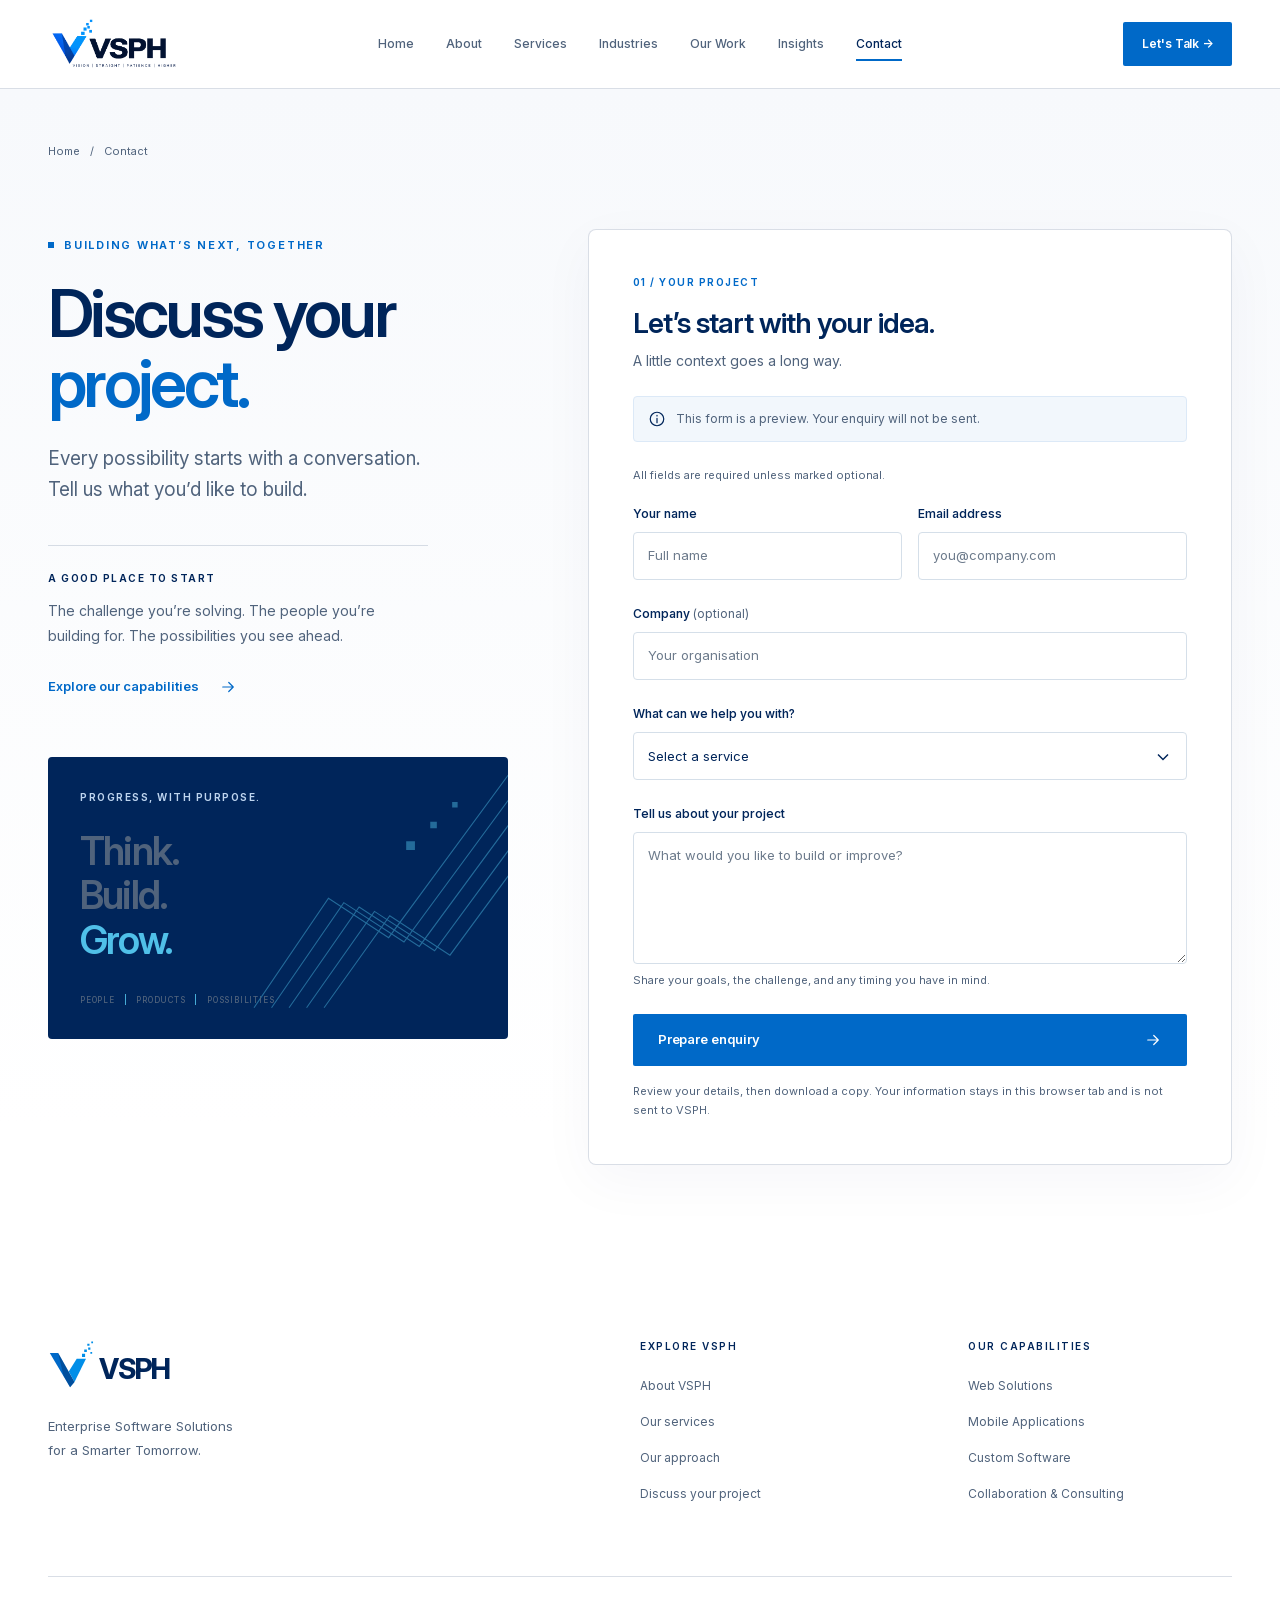
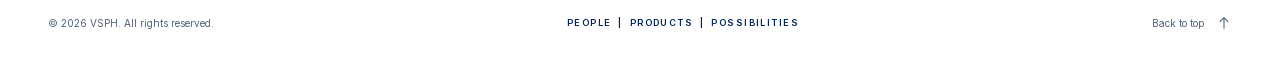
<file: static/contact.html>
<!doctype html>
<html lang="en">
<head>
  <meta charset="utf-8">
  <meta name="viewport" content="width=device-width, initial-scale=1">
  <meta name="theme-color" content="#00255A">
  <title>Discuss Your Project — VSPH</title>
  <meta name="description" content="Tell VSPH what you want to build. Prepare your project enquiry for web solutions, mobile applications, custom software or consulting.">
  <meta property="og:type" content="website">
  <meta property="og:site_name" content="VSPH">
  <meta property="og:title" content="Discuss Your Project — VSPH">
  <meta property="og:description" content="Tell VSPH what you want to build. Prepare your project enquiry for web solutions, mobile applications, custom software or consulting.">
  <link rel="icon" href="assets/favicon.svg" type="image/svg+xml">
  <link rel="preload" href="assets/InterVariable.woff2" as="font" type="font/woff2" crossorigin>
  <link rel="stylesheet" href="contact.css">
  <script src="contact.js" defer></script>
</head>
<body>
<a class="skip-link" href="#main">Skip to content</a>
<header class="site-header" id="top">
  <div class="container header-inner">
    <a class="brand-link" href="index.html" aria-label="VSPH home"><img src="assets/vsph-logo-dark.png" alt="VSPH Logo" class="brand-logo" /></a>
    <nav class="desktop-nav" aria-label="Main navigation">
      <a class="nav-link" href="index.html">Home</a>
      <a class="nav-link" href="about.html">About</a>
      <a class="nav-link" href="services.html">Services</a>
      <a class="nav-link" href="#">Industries</a>
      <a class="nav-link" href="#">Our Work</a>
      <a class="nav-link" href="#">Insights</a>
      <a class="nav-link" href="contact.html" aria-current="page">Contact</a>
    </nav>
    <div class="header-cta-wrapper">
      <a class="button button-primary header-cta" href="contact.html" aria-current="page">Let's Talk &rarr;</a>
    </div>
    <button class="menu-toggle" type="button" aria-expanded="false" aria-controls="mobile-navigation" aria-label="Open navigation">
      <svg data-menu-open class="icon" viewBox="0 0 24 24" aria-hidden="true"><path d="M4 7h16M4 12h16M4 17h16"/></svg>
      <svg data-menu-close class="icon" viewBox="0 0 24 24" aria-hidden="true" hidden><path d="m6 6 12 12M6 18 18 6"/></svg>
    </button>
  </div>
  <nav class="mobile-nav" id="mobile-navigation" aria-label="Mobile navigation" hidden>
    <a class="nav-link" href="index.html">Home</a>
    <a class="nav-link" href="about.html">About</a>
    <a class="nav-link" href="services.html">Services</a>
    <a class="nav-link" href="#">Industries</a>
    <a class="nav-link" href="#">Our Work</a>
    <a class="nav-link" href="#">Insights</a>
    <a class="nav-link" href="contact.html" aria-current="page">Contact</a>
    <a class="button button-primary" href="contact.html" aria-current="page">Let's Talk &rarr;</a>
  </nav>
</header>

<main id="main">
  <section class="contact-section">
    <div class="container">
      <nav class="breadcrumb" aria-label="Breadcrumb"><a href="index.html">Home</a><span aria-hidden="true">/</span><span aria-current="page">Contact</span></nav>
      <div class="contact-layout">
        <div class="contact-intro">
          <p class="eyebrow">BUILDING WHAT’S NEXT, TOGETHER</p>
          <h1 class="page-title contact-title">Discuss your<br><span>project.</span></h1>
          <p class="lead contact-lead">Every possibility starts with a conversation. Tell us what you’d like to build.</p>
          <div class="contact-guidance">
            <p class="contact-small-label">A GOOD PLACE TO START</p>
            <p>The challenge you’re solving. The people you’re building for. The possibilities you see ahead.</p>
            <a class="text-link" href="services.html">Explore our capabilities <svg class="icon" viewBox="0 0 24 24" fill="none" stroke="currentColor" stroke-width="1.75" aria-hidden="true"><path d="M5 12h14m-6-6 6 6-6 6"/></svg></a>
          </div>
          <div class="contact-brand-card" aria-label="Think. Build. Grow. People, products, possibilities.">
            <svg class="contact-lines" viewBox="0 0 420 200" fill="none" aria-hidden="true"><g stroke="currentColor"><path d="m180 200 68-100 55 36L414-15"/><path d="m196 200 66-96 55 36L428-11"/><path d="m212 200 64-92 55 36L442-7"/><path d="m228 200 62-88 55 36L456-3"/><path d="m244 200 60-84 55 36L470 1"/></g><g fill="currentColor"><path d="M319 48h8v8h-8zM341 30h6v6h-6zM361 12h5v5h-5z"/></g></svg>
            <p class="contact-card-kicker">PROGRESS, WITH PURPOSE.</p>
            <p class="contact-method">Think.<br>Build.<br><span>Grow.</span></p>
            <p class="contact-signature">PEOPLE <span>|</span> PRODUCTS <span>|</span> POSSIBILITIES</p>
          </div>
        </div>
        <div class="contact-form-card">
          <div class="contact-form-heading">
            <span class="contact-step">01 / YOUR PROJECT</span>
            <h2>Let’s start with your idea.</h2>
            <p>A little context goes a long way.</p>
          </div>
          <div class="contact-preview-note" id="contact-preview-note"><svg class="icon" viewBox="0 0 24 24" fill="none" stroke="currentColor" stroke-width="1.75" aria-hidden="true"><circle cx="12" cy="12" r="9"/><path d="M12 11v6m0-10v1"/></svg><p>This form is a preview. Your enquiry will not be sent.</p></div>
          <form id="project-form" class="contact-form" aria-describedby="contact-preview-note" novalidate>
            <p class="contact-required-note">All fields are required unless marked optional.</p>
            <div class="contact-field-row">
              <div class="contact-field">
                <label for="contact-name">Your name</label>
                <input type="text" id="contact-name" name="name" autocomplete="name" placeholder="Full name" maxlength="120" required aria-describedby="contact-name-error">
                <p class="contact-field-error" id="contact-name-error"></p>
              </div>
              <div class="contact-field">
                <label for="contact-email">Email address</label>
                <input type="email" id="contact-email" name="email" autocomplete="email" placeholder="you@company.com" maxlength="254" required aria-describedby="contact-email-error">
                <p class="contact-field-error" id="contact-email-error"></p>
              </div>
            </div>
            <div class="contact-field">
              <label for="contact-company">Company <span>(optional)</span></label>
              <input type="text" id="contact-company" name="company" autocomplete="organization" placeholder="Your organisation" maxlength="160">
            </div>
            <div class="contact-field">
              <label for="contact-service">What can we help you with?</label>
              <div class="contact-select-wrap">
                <select id="contact-service" name="service" required aria-describedby="contact-service-error">
                  <option value="">Select a service</option>
                  <option value="web">Web Solutions</option>
                  <option value="mobile">Mobile Applications</option>
                  <option value="software">Custom Software</option>
                  <option value="consulting">Collaboration &amp; Consulting</option>
                  <option value="unsure">I’m still exploring</option>
                </select>
                <svg viewBox="0 0 24 24" width="20" height="20" fill="none" stroke="currentColor" stroke-width="1.75" aria-hidden="true"><path d="m6 9 6 6 6-6"/></svg>
              </div>
              <p class="contact-field-error" id="contact-service-error"></p>
            </div>
            <div class="contact-field">
              <label for="contact-message">Tell us about your project</label>
              <textarea id="contact-message" name="message" rows="5" placeholder="What would you like to build or improve?" maxlength="5000" required aria-describedby="contact-message-hint contact-message-error"></textarea>
              <p class="contact-field-hint" id="contact-message-hint">Share your goals, the challenge, and any timing you have in mind.</p>
              <p class="contact-field-error" id="contact-message-error"></p>
            </div>
            <p class="contact-form-error" id="contact-form-error" role="alert"></p>
            <button class="button button-primary contact-submit" id="prepare-enquiry" type="button" disabled>Prepare enquiry <svg class="icon" viewBox="0 0 24 24" fill="none" stroke="currentColor" stroke-width="1.75" aria-hidden="true"><path d="M5 12h14m-6-6 6 6-6 6"/></svg></button>
            <p class="contact-privacy-note">Review your details, then download a copy. Your information stays in this browser tab and is not sent to VSPH.</p>
            <noscript><p class="contact-noscript">Enable JavaScript to review your details and download your enquiry. This preview cannot send enquiries.</p></noscript>
          </form>
          <section class="contact-review" id="enquiry-review" aria-labelledby="enquiry-review-title" hidden>
            <span class="contact-review-icon" aria-hidden="true"><svg class="icon" viewBox="0 0 24 24" fill="none" stroke="currentColor" stroke-width="1.75"><path d="m5 12 4 4L19 6"/></svg></span>
            <h2 id="enquiry-review-title" tabindex="-1">Your idea, ready for what’s next.</h2>
            <p>Review your enquiry below. You can save a copy to your device; nothing has been sent.</p>
            <dl class="contact-review-details">
              <div><dt>Name</dt><dd id="review-name"></dd></div>
              <div><dt>Email</dt><dd id="review-email"></dd></div>
              <div id="review-company-row"><dt>Company</dt><dd id="review-company"></dd></div>
              <div><dt>Service</dt><dd id="review-service"></dd></div>
              <div class="contact-review-message"><dt>Your project</dt><dd id="review-message"></dd></div>
            </dl>
            <div class="contact-review-actions">
              <button type="button" class="button button-primary" id="download-enquiry">Download enquiry <svg class="icon" viewBox="0 0 24 24" fill="none" stroke="currentColor" stroke-width="1.75" aria-hidden="true"><path d="M12 3v12m-5-5 5 5 5-5M4 16v5h16v-5"/></svg></button>
              <button type="button" class="button button-secondary" id="edit-enquiry">Edit enquiry</button>
            </div>
          </section>
          <p class="contact-status" id="contact-status" role="status" aria-live="polite" aria-atomic="true"></p>
        </div>
      </div>
    </div>
  </section>
</main>

<footer class="site-footer">
  <div class="container">
    <div class="footer-main">
      <div class="footer-brand"><a class="brand-link" href="index.html" aria-label="VSPH home"><svg class="brand-logo" width="132" viewBox="0 0 299 110" role="img" aria-hidden="true" focusable="false"><path d="M4 27H23L60 93L50 105Z" fill="#0069C8"/>
      <path d="M60 93L47 69L65 40H86Z" fill="#008EE8"/>
      <path d="M23 27L60 93L50 105L35 79Z" fill="#00255A" opacity=".38"/>
      <g fill="#008EE8"><path d="M77 29h7v7h-7zM82 19h6v6h-6zM91 15h5v5h-5zM89 6h5v5h-5zM98 1h4v4h-4zM96 25h4v4h-4z"/></g><text x="116" y="85" fill="#00255A" font-family="Inter,Arial,sans-serif" font-size="64" font-weight="750" letter-spacing="-3">VSPH</text></svg></a><p>Enterprise Software Solutions<br>for a Smarter Tomorrow.</p></div>
      <div class="footer-column"><h2>Explore VSPH</h2><ul><li><a href="about.html">About VSPH</a></li><li><a href="services.html">Our services</a></li><li><a href="approach.html">Our approach</a></li><li><a href="contact.html" aria-current="page">Discuss your project</a></li></ul></div>
      <div class="footer-column"><h2>Our capabilities</h2><ul><li><a href="services.html#web">Web Solutions</a></li><li><a href="services.html#mobile">Mobile Applications</a></li><li><a href="services.html#software">Custom Software</a></li><li><a href="services.html#consulting">Collaboration &amp; Consulting</a></li></ul></div>
    </div>
    <div class="footer-bottom"><p>© <span data-year>2026</span> VSPH. All rights reserved.</p><span class="footer-signature">PEOPLE &nbsp;|&nbsp; PRODUCTS &nbsp;|&nbsp; POSSIBILITIES</span><a class="back-top" href="#top">Back to top <svg class="icon" viewBox="0 0 24 24" aria-hidden="true"><path d="M12 20V4m-6 6 6-6 6 6"/></svg></a></div>
  </div>
</footer>

</body>
</html>
</file>
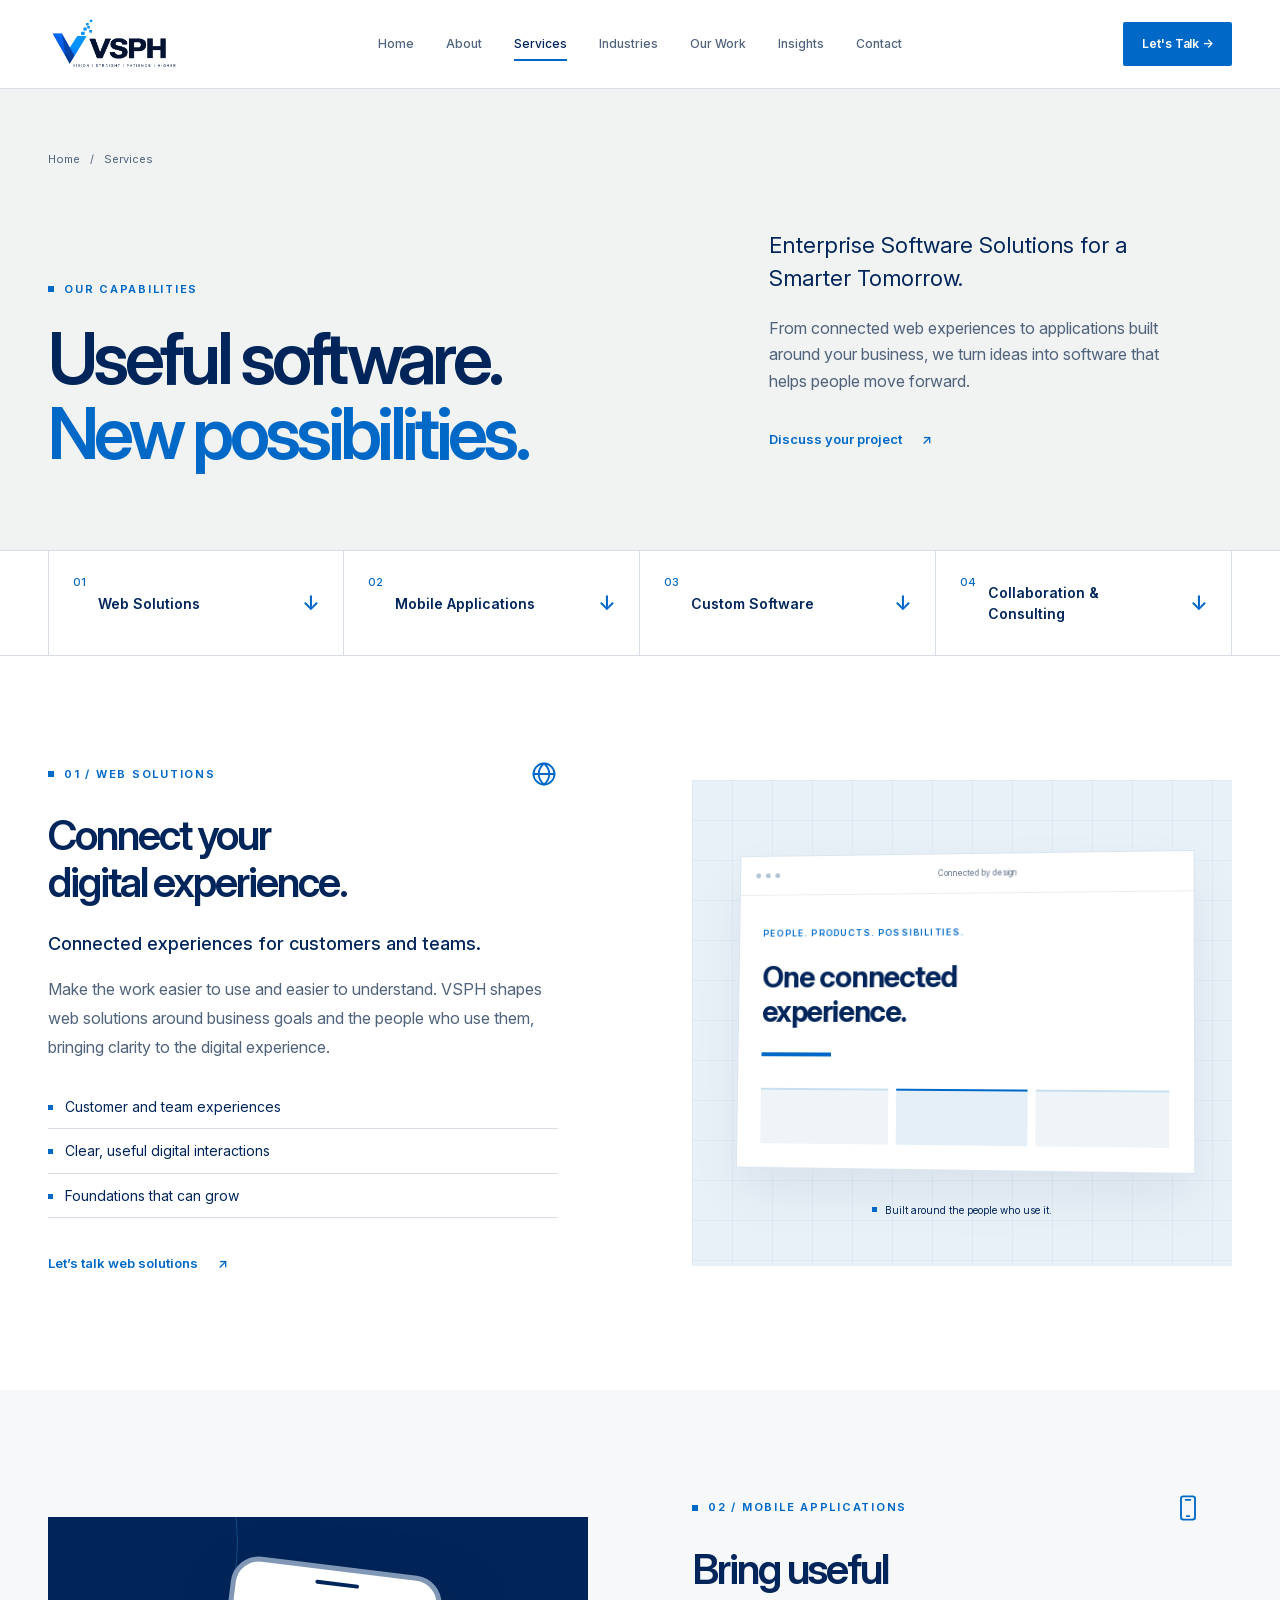
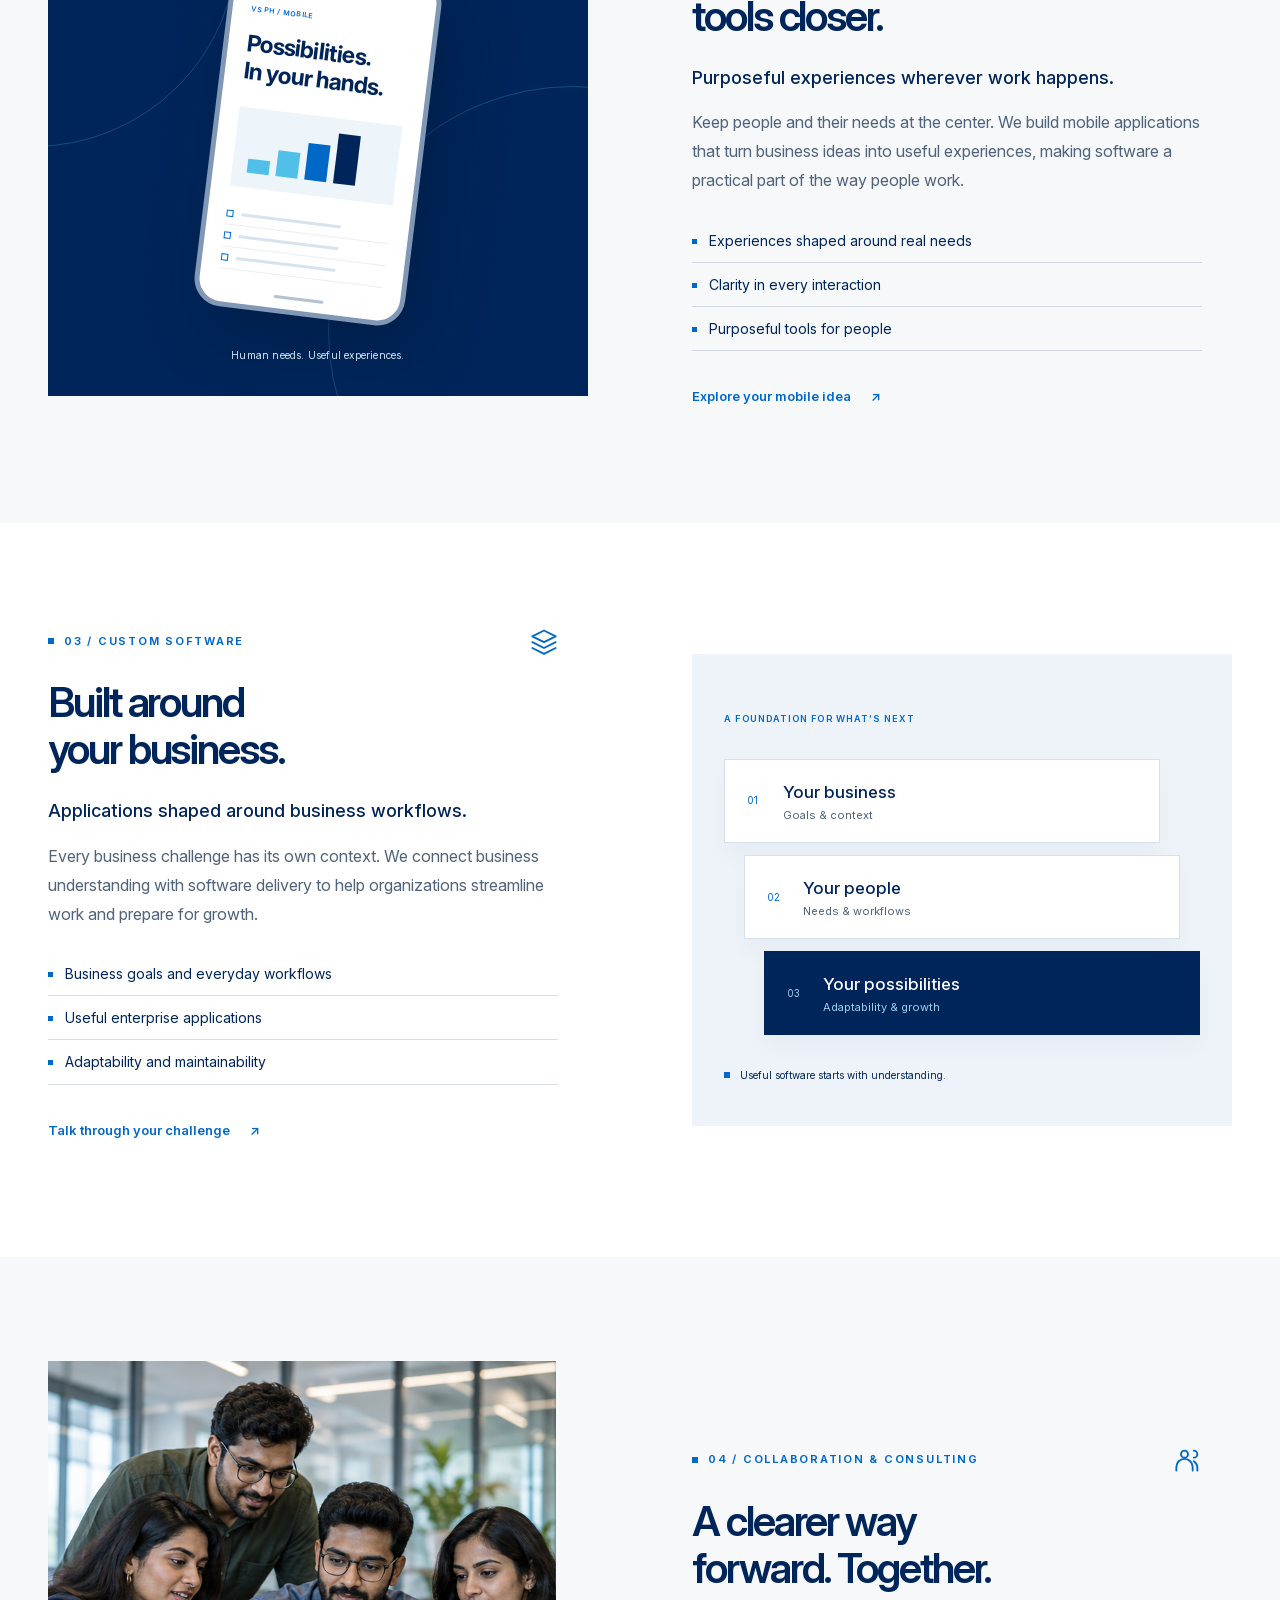
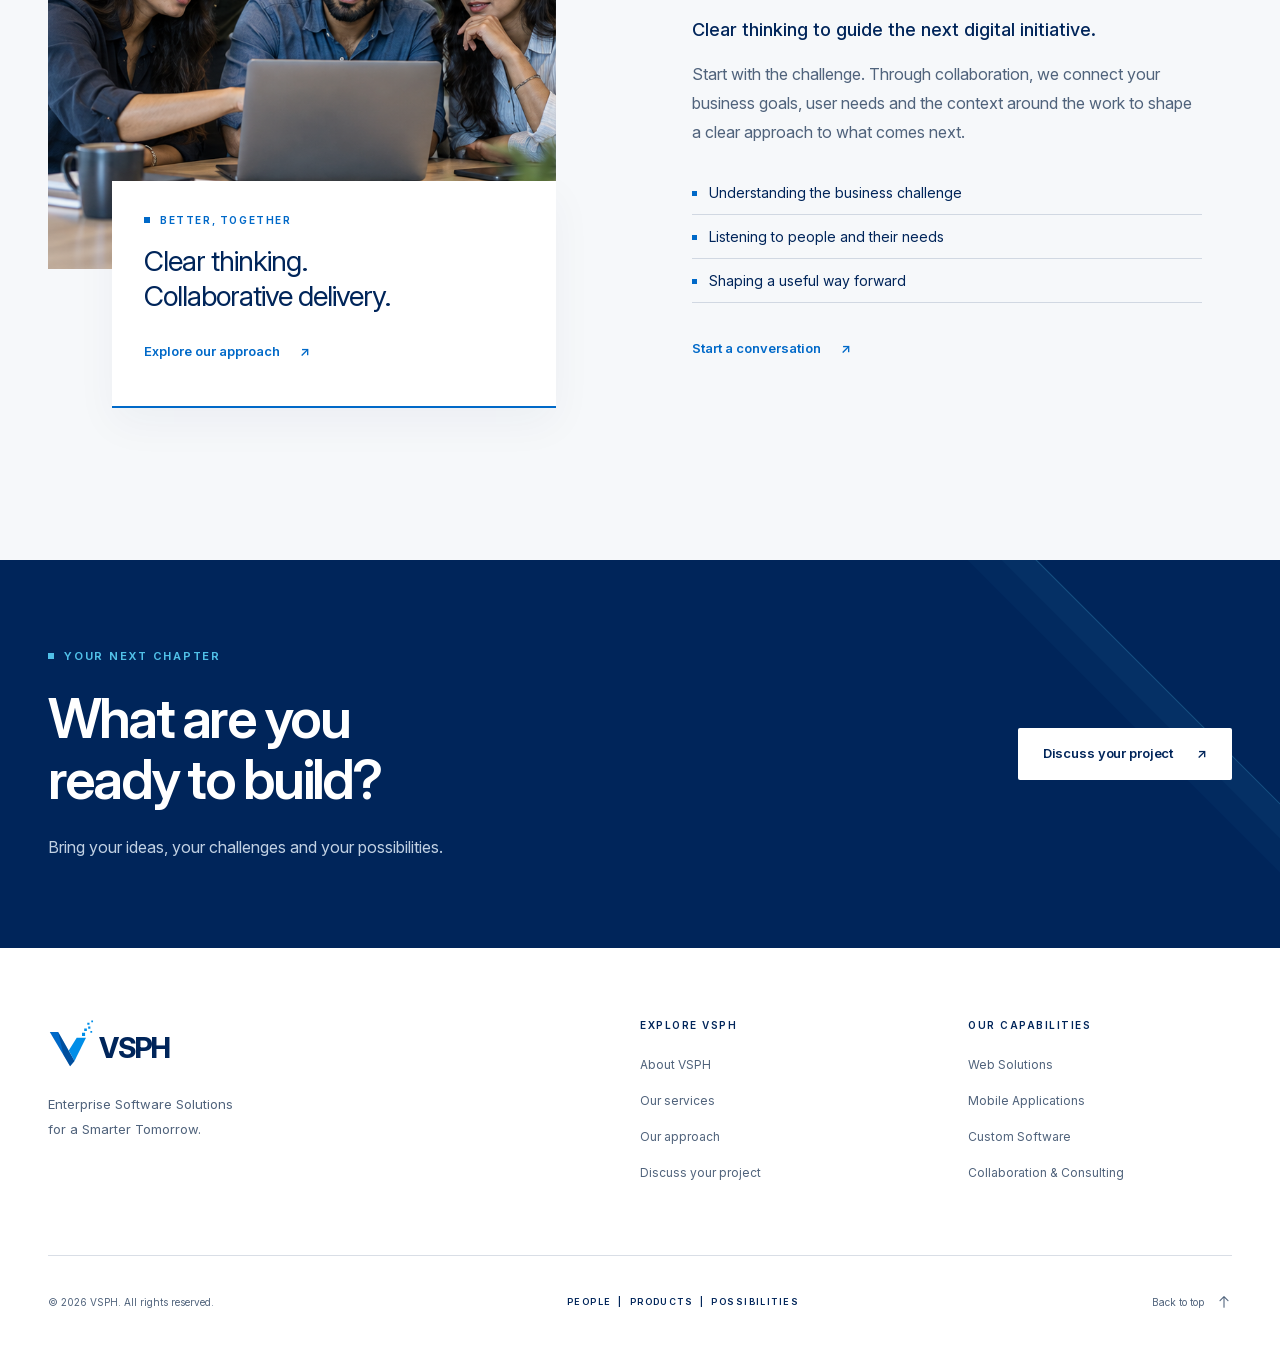
<file: static/services.html>
<!doctype html>
<html lang="en">
<head>
  <meta charset="utf-8">
  <meta name="viewport" content="width=device-width, initial-scale=1">
  <meta name="theme-color" content="#00255A">
  <title>Our Services — VSPH</title>
  <meta name="description" content="Explore VSPH’s web solutions, mobile applications, custom software, and collaboration and consulting capabilities.">
  <meta property="og:type" content="website">
  <meta property="og:site_name" content="VSPH">
  <meta property="og:title" content="Our Services — VSPH">
  <meta property="og:description" content="Explore VSPH’s web solutions, mobile applications, custom software, and collaboration and consulting capabilities.">
  <link rel="icon" href="assets/favicon.svg" type="image/svg+xml">
  <link rel="preload" href="assets/InterVariable.woff2" as="font" type="font/woff2" crossorigin>
  <link rel="stylesheet" href="services.css">
  <script src="services.js" defer></script>
</head>
<body>
<a class="skip-link" href="#main">Skip to content</a>
<header class="site-header" id="top">
  <div class="container header-inner">
    <a class="brand-link" href="index.html" aria-label="VSPH home"><img src="assets/vsph-logo-dark.png" alt="VSPH Logo" class="brand-logo" /></a>
    <nav class="desktop-nav" aria-label="Main navigation">
      <a class="nav-link" href="index.html">Home</a>
      <a class="nav-link" href="about.html">About</a>
      <a class="nav-link" href="services.html" aria-current="page">Services</a>
      <a class="nav-link" href="#">Industries</a>
      <a class="nav-link" href="#">Our Work</a>
      <a class="nav-link" href="#">Insights</a>
      <a class="nav-link" href="contact.html">Contact</a>
    </nav>
    <div class="header-cta-wrapper">
      <a class="button button-primary header-cta" href="contact.html">Let's Talk &rarr;</a>
    </div>
    <button class="menu-toggle" type="button" aria-expanded="false" aria-controls="mobile-navigation" aria-label="Open navigation">
      <svg data-menu-open class="icon" viewBox="0 0 24 24" aria-hidden="true"><path d="M4 7h16M4 12h16M4 17h16"/></svg>
      <svg data-menu-close class="icon" viewBox="0 0 24 24" aria-hidden="true" hidden><path d="m6 6 12 12M6 18 18 6"/></svg>
    </button>
  </div>
  <nav class="mobile-nav" id="mobile-navigation" aria-label="Mobile navigation" hidden>
    <a class="nav-link" href="index.html">Home</a>
    <a class="nav-link" href="about.html">About</a>
    <a class="nav-link" href="services.html" aria-current="page">Services</a>
    <a class="nav-link" href="#">Industries</a>
    <a class="nav-link" href="#">Our Work</a>
    <a class="nav-link" href="#">Insights</a>
    <a class="nav-link" href="contact.html">Contact</a>
    <a class="button button-primary" href="contact.html">Let's Talk &rarr;</a>
  </nav>
</header>

<main id="main">
  <section class="page-hero services-hero" aria-labelledby="services-title">
    <div class="container">
      <p class="breadcrumb"><a href="index.html">Home</a><span aria-hidden="true">/</span> Services</p>
      <div class="services-hero-grid">
        <div>
          <p class="eyebrow">Our capabilities</p>
          <h1 class="page-title" id="services-title">Useful software.<br><span>New possibilities.</span></h1>
        </div>
        <div class="services-hero-intro">
          <p class="lead">Enterprise Software Solutions for a Smarter Tomorrow.</p>
          <p>From connected web experiences to applications built around your business, we turn ideas into software that helps people move forward.</p>
          <a class="text-link" href="contact.html">Discuss your project <span aria-hidden="true">↗</span></a>
        </div>
      </div>
    </div>
  </section>

  <nav class="services-jump" aria-label="Explore our services">
    <div class="container services-jump-grid">
      <a href="#web"><span class="services-jump-number">01</span><span>Web Solutions</span><span aria-hidden="true">↓</span></a>
      <a href="#mobile"><span class="services-jump-number">02</span><span>Mobile Applications</span><span aria-hidden="true">↓</span></a>
      <a href="#software"><span class="services-jump-number">03</span><span>Custom Software</span><span aria-hidden="true">↓</span></a>
      <a href="#consulting"><span class="services-jump-number">04</span><span>Collaboration &amp; Consulting</span><span aria-hidden="true">↓</span></a>
    </div>
  </nav>

  <section class="section services-detail" id="web" aria-labelledby="web-title">
    <div class="container services-detail-grid">
      <div class="services-copy reveal">
        <div class="services-section-label"><span class="eyebrow">01 / Web Solutions</span><svg class="icon" viewBox="0 0 24 24" fill="none" stroke="currentColor" stroke-width="1.5" stroke-linecap="round" stroke-linejoin="round" aria-hidden="true"><circle cx="12" cy="12" r="9"/><path d="M3 12h18M12 3c6 5 6 13 0 18M12 3c-6 5-6 13 0 18"/></svg></div>
        <h2 class="section-heading" id="web-title">Connect your<br>digital experience.</h2>
        <p class="services-description">Connected experiences for customers and teams.</p>
        <p>Make the work easier to use and easier to understand. VSPH shapes web solutions around business goals and the people who use them, bringing clarity to the digital experience.</p>
        <ul class="services-focus" aria-label="Web solution priorities">
          <li>Customer and team experiences</li>
          <li>Clear, useful digital interactions</li>
          <li>Foundations that can grow</li>
        </ul>
        <a class="text-link" href="contact.html?service=web">Let’s talk web solutions <span aria-hidden="true">↗</span></a>
      </div>
      <div class="services-web-visual reveal" aria-hidden="true">
        <div class="services-visual-grid"></div>
        <div class="services-browser">
          <div class="services-browser-bar"><span></span><span></span><span></span><i>Connected by design</i></div>
          <div class="services-browser-body">
            <span class="services-ui-label">PEOPLE. PRODUCTS. POSSIBILITIES.</span>
            <strong>One connected<br>experience.</strong>
            <div class="services-ui-rule"></div>
            <div class="services-ui-modules"><span></span><span></span><span></span></div>
          </div>
        </div>
        <div class="services-visual-caption"><span class="services-caption-dot"></span>Built around the people who use it.</div>
      </div>
    </div>
  </section>

  <section class="section services-detail services-detail-tint" id="mobile" aria-labelledby="mobile-title">
    <div class="container services-detail-grid services-detail-reverse">
      <div class="services-copy reveal">
        <div class="services-section-label"><span class="eyebrow">02 / Mobile Applications</span><svg class="icon" viewBox="0 0 24 24" fill="none" stroke="currentColor" stroke-width="1.5" stroke-linecap="round" stroke-linejoin="round" aria-hidden="true"><rect x="6" y="2" width="12" height="20" rx="2"/><path d="M10 5h4M11 19h2"/></svg></div>
        <h2 class="section-heading" id="mobile-title">Bring useful<br>tools closer.</h2>
        <p class="services-description">Purposeful experiences wherever work happens.</p>
        <p>Keep people and their needs at the center. We build mobile applications that turn business ideas into useful experiences, making software a practical part of the way people work.</p>
        <ul class="services-focus" aria-label="Mobile application priorities">
          <li>Experiences shaped around real needs</li>
          <li>Clarity in every interaction</li>
          <li>Purposeful tools for people</li>
        </ul>
        <a class="text-link" href="contact.html?service=mobile">Explore your mobile idea <span aria-hidden="true">↗</span></a>
      </div>
      <div class="services-mobile-visual reveal" aria-hidden="true">
        <div class="services-mobile-orbit services-mobile-orbit-one"></div>
        <div class="services-mobile-orbit services-mobile-orbit-two"></div>
        <div class="services-device">
          <div class="services-device-speaker"></div>
          <div class="services-device-content">
            <span class="services-ui-label">VSPH / MOBILE</span>
            <strong>Possibilities.<br>In your hands.</strong>
            <div class="services-device-progress"><span></span><span></span><span></span><span></span></div>
            <div class="services-device-row"><i></i><span></span></div>
            <div class="services-device-row"><i></i><span></span></div>
            <div class="services-device-row"><i></i><span></span></div>
          </div>
          <div class="services-device-home"></div>
        </div>
        <span class="services-mobile-label">Human needs. Useful experiences.</span>
      </div>
    </div>
  </section>

  <section class="section services-detail" id="software" aria-labelledby="software-title">
    <div class="container services-detail-grid">
      <div class="services-copy reveal">
        <div class="services-section-label"><span class="eyebrow">03 / Custom Software</span><svg class="icon" viewBox="0 0 24 24" fill="none" stroke="currentColor" stroke-width="1.5" stroke-linecap="round" stroke-linejoin="round" aria-hidden="true"><path d="m12 3 10 5-10 5L2 8Zm-10 10 10 5 10-5M2 18l10 5 10-5"/></svg></div>
        <h2 class="section-heading" id="software-title">Built around<br>your business.</h2>
        <p class="services-description">Applications shaped around business workflows.</p>
        <p>Every business challenge has its own context. We connect business understanding with software delivery to help organizations streamline work and prepare for growth.</p>
        <ul class="services-focus" aria-label="Custom software priorities">
          <li>Business goals and everyday workflows</li>
          <li>Useful enterprise applications</li>
          <li>Adaptability and maintainability</li>
        </ul>
        <a class="text-link" href="contact.html?service=software">Talk through your challenge <span aria-hidden="true">↗</span></a>
      </div>
      <div class="services-software-visual reveal" aria-hidden="true">
        <span class="services-ui-label">A FOUNDATION FOR WHAT’S NEXT</span>
        <div class="services-layer services-layer-one"><span>01</span><strong>Your business</strong><i>Goals &amp; context</i></div>
        <div class="services-layer services-layer-two"><span>02</span><strong>Your people</strong><i>Needs &amp; workflows</i></div>
        <div class="services-layer services-layer-three"><span>03</span><strong>Your possibilities</strong><i>Adaptability &amp; growth</i></div>
        <div class="services-software-baseline"><span></span><p>Useful software starts with understanding.</p></div>
      </div>
    </div>
  </section>

  <section class="section services-detail services-detail-tint" id="consulting" aria-labelledby="consulting-title">
    <div class="container services-detail-grid services-detail-reverse">
      <div class="services-copy reveal">
        <div class="services-section-label"><span class="eyebrow">04 / Collaboration &amp; Consulting</span><svg class="icon" viewBox="0 0 24 24" fill="none" stroke="currentColor" stroke-width="1.5" stroke-linecap="round" stroke-linejoin="round" aria-hidden="true"><circle cx="9" cy="7" r="3"/><path d="M2 21v-3a7 7 0 0 1 14 0v3M17 4a3 3 0 0 1 0 6M20 21v-3a7 7 0 0 0-3-5"/></svg></div>
        <h2 class="section-heading" id="consulting-title">A clearer way<br>forward. Together.</h2>
        <p class="services-description">Clear thinking to guide the next digital initiative.</p>
        <p>Start with the challenge. Through collaboration, we connect your business goals, user needs and the context around the work to shape a clear approach to what comes next.</p>
        <ul class="services-focus" aria-label="Consulting priorities">
          <li>Understanding the business challenge</li>
          <li>Listening to people and their needs</li>
          <li>Shaping a useful way forward</li>
        </ul>
        <a class="text-link" href="contact.html?service=consulting">Start a conversation <span aria-hidden="true">↗</span></a>
      </div>
      <div class="services-consulting-visual reveal">
        <div class="media-panel media-team services-team-image" role="img" aria-label="Technology professionals collaborating around a table"></div>
        <div class="services-consulting-note"><span class="eyebrow">Better, together</span><p>Clear thinking.<br>Collaborative delivery.</p><a class="text-link" href="approach.html">Explore our approach <span aria-hidden="true">↗</span></a></div>
      </div>
    </div>
  </section>

  <section class="services-cta" aria-labelledby="services-cta-title">
    <div class="container services-cta-inner">
      <div><p class="eyebrow">Your next chapter</p><h2 id="services-cta-title">What are you<br>ready to build?</h2><p>Bring your ideas, your challenges and your possibilities.</p></div>
      <a class="button button-light" href="contact.html">Discuss your project <span aria-hidden="true">↗</span></a>
    </div>
  </section>
</main>

<footer class="site-footer">
  <div class="container">
    <div class="footer-main">
      <div class="footer-brand"><a class="brand-link" href="index.html" aria-label="VSPH home"><svg class="brand-logo" width="132" viewBox="0 0 299 110" role="img" aria-hidden="true" focusable="false"><path d="M4 27H23L60 93L50 105Z" fill="#0069C8"/>
      <path d="M60 93L47 69L65 40H86Z" fill="#008EE8"/>
      <path d="M23 27L60 93L50 105L35 79Z" fill="#00255A" opacity=".38"/>
      <g fill="#008EE8"><path d="M77 29h7v7h-7zM82 19h6v6h-6zM91 15h5v5h-5zM89 6h5v5h-5zM98 1h4v4h-4zM96 25h4v4h-4z"/></g><text x="116" y="85" fill="#00255A" font-family="Inter,Arial,sans-serif" font-size="64" font-weight="750" letter-spacing="-3">VSPH</text></svg></a><p>Enterprise Software Solutions<br>for a Smarter Tomorrow.</p></div>
      <div class="footer-column"><h2>Explore VSPH</h2><ul><li><a href="about.html">About VSPH</a></li><li><a href="services.html" aria-current="page">Our services</a></li><li><a href="approach.html">Our approach</a></li><li><a href="contact.html">Discuss your project</a></li></ul></div>
      <div class="footer-column"><h2>Our capabilities</h2><ul><li><a href="services.html#web">Web Solutions</a></li><li><a href="services.html#mobile">Mobile Applications</a></li><li><a href="services.html#software">Custom Software</a></li><li><a href="services.html#consulting">Collaboration &amp; Consulting</a></li></ul></div>
    </div>
    <div class="footer-bottom"><p>© <span data-year>2026</span> VSPH. All rights reserved.</p><span class="footer-signature">PEOPLE &nbsp;|&nbsp; PRODUCTS &nbsp;|&nbsp; POSSIBILITIES</span><a class="back-top" href="#top">Back to top <svg class="icon" viewBox="0 0 24 24" aria-hidden="true"><path d="M12 20V4m-6 6 6-6 6 6"/></svg></a></div>
  </div>
</footer>

</body>
</html>
</file>
<file: static/index.css>
@font-face{font-family:Inter;src:url('assets/InterVariable.woff2') format('woff2');font-style:normal;font-weight:100 900;font-display:swap}
:root{--navy:#00255A;--blue:#0069C8;--cyan:#50C0E8;--white:#FFFFFF;--black:#000000;--grey:#F1F2F2;--ink:var(--navy);--muted:#50637C;--line:rgba(0,37,90,.15);--space-1:8px;--space-2:16px;--space-3:24px;--space-4:32px;--space-5:40px;--space-6:48px;--space-8:64px;--space-12:96px;--header-height:88px;--ease:cubic-bezier(.2,.65,.3,1)}
*,*::before,*::after{box-sizing:border-box}
html{scroll-behavior:smooth;scroll-padding-top:112px}
body{margin:0;background:var(--white);color:var(--navy);font-family:Inter,Arial,sans-serif;font-size:16px;line-height:1.65;-webkit-font-smoothing:antialiased}
body.nav-open{overflow:hidden}
::selection{background:var(--cyan);color:var(--navy)}
a{color:inherit;text-decoration:none}
button,input,select,textarea{font:inherit}
button,a,input,select,textarea{-webkit-tap-highlight-color:transparent}
button{cursor:pointer}
button:disabled{cursor:default}
img,svg{display:block;max-width:100%}
img{height:auto}
button svg,a svg{flex-shrink:0}
h1,h2,h3,h4,p,figure{margin:0}
h1,h2,h3,h4{font-weight:600;line-height:1.12;letter-spacing:-.045em;text-wrap:balance}
p{color:var(--muted)}
ul,ol{padding-left:1.25em}
:focus-visible{outline:3px solid var(--blue);outline-offset:5px}
[hidden]{display:none!important}
.container{width:min(1248px,calc(100% - 96px));margin-inline:auto}
.section{padding-block:104px}
.eyebrow{display:flex;align-items:center;gap:10px;font-size:11px;font-weight:650;line-height:1.5;letter-spacing:.16em;text-transform:uppercase;color:var(--blue)}
.eyebrow::before{content:"";width:6px;height:6px;background:currentColor;flex-shrink:0}
.section-heading{font-size:clamp(32px,3.4vw,48px);line-height:1.13;letter-spacing:-.05em}
.section-intro{font-size:17px;max-width:510px;line-height:1.8}
.lead{font-size:clamp(17px,1.55vw,20px);line-height:1.75;max-width:620px}
.section-header{display:flex;align-items:flex-end;justify-content:space-between;gap:48px;margin-bottom:48px}
.section-header .eyebrow{margin-bottom:24px}
.section-header .section-intro{max-width:400px}
.button{display:inline-flex;align-items:center;justify-content:center;gap:24px;min-height:52px;padding:14px 24px;border:1px solid transparent;border-radius:2px;font-size:13px;font-weight:600;letter-spacing:-.01em;line-height:1.5;transition:background .22s,color .22s,border-color .22s,transform .22s;max-width:100%;text-align:center}
.button .icon{width:18px;height:18px;transition:transform .22s}
.button:hover .icon{transform:translateX(3px)}
.button-primary{background:var(--blue);color:var(--white)}
.button-primary:hover{background:var(--navy)}
.button-secondary{border-color:var(--line);background:transparent;color:var(--navy)}
.button-secondary:hover{border-color:var(--blue);background:var(--grey)}
.button-light{background:var(--white);color:var(--navy)}
.button-light:hover{background:var(--cyan)}
.button-dark{background:var(--navy);color:var(--white)}
.button-dark:hover{background:var(--blue)}
.text-link{display:inline-flex;align-items:center;gap:20px;min-height:44px;font-size:13px;font-weight:600;color:var(--blue);text-underline-offset:5px}
.text-link:hover{text-decoration:underline}
.text-link .icon{width:18px;height:18px;transition:transform .2s}
.text-link:hover .icon{transform:translateX(4px)}
.icon{width:24px;height:24px;fill:none;stroke:currentColor;stroke-width:1.6;stroke-linecap:round;stroke-linejoin:round;flex-shrink:0}
.sr-only{position:absolute;width:1px;height:1px;margin:-1px;padding:0;overflow:hidden;clip:rect(0,0,0,0);white-space:nowrap;border:0}
.skip-link{position:fixed;top:12px;left:16px;z-index:1000;padding:12px 20px;background:var(--navy);color:var(--white);transform:translateY(-160%)}
.skip-link:focus{transform:translateY(0)}
.site-header{position:sticky;top:0;z-index:100;background:rgba(255,255,255,.97);border-bottom:1px solid var(--line);backdrop-filter:blur(16px)}
.header-inner{height:var(--header-height);display:grid;grid-template-columns:1fr auto 1fr;align-items:center;gap:40px}
.brand-link{display:flex;align-items:center;min-height:48px;flex-shrink:0;width:132px}
.brand-logo{height:auto;width:132px;overflow:visible}
.desktop-nav{display:flex;align-items:center;gap:32px;justify-content:center}
.header-cta-wrapper { justify-self: end; display: flex; }
.nav-link{display:flex;align-items:center;position:relative;min-height:48px;font-size:12px;font-weight:500;color:var(--muted);transition:color .2s}
.nav-link::after{content:"";position:absolute;bottom:7px;left:0;right:0;height:2px;background:var(--blue);transform:scaleX(0);transform-origin:left;transition:transform .2s}
.nav-link:hover,.nav-link[aria-current=page]{color:var(--navy)}
.nav-link[aria-current=page]::after{transform:scaleX(1)}
.header-cta{min-height:44px;padding:11px 18px;font-size:12px;gap:18px;margin-left:12px}
.menu-toggle{display:none;align-items:center;justify-content:center;background:none;border:1px solid var(--line);width:48px;height:48px;border-radius:2px;color:var(--navy)}
.menu-toggle svg{width:22px;height:22px}
.mobile-nav{background:var(--white);border-top:1px solid var(--line);padding:16px 24px 24px;max-height:calc(100dvh - var(--header-height));overflow-y:auto;overscroll-behavior:contain}
.mobile-nav .nav-link{min-height:54px;font-size:18px;border-bottom:1px solid var(--line)}
.mobile-nav .nav-link::after{display:none}
.mobile-nav .nav-link[aria-current=page]{color:var(--blue)}
.mobile-nav .button{width:100%;margin-top:24px}
.page-hero{padding-block:48px 80px;background:var(--grey);position:relative;isolation:isolate}
.breadcrumb{display:flex;flex-wrap:wrap;gap:10px;align-items:center;margin-bottom:48px;font-size:11px;color:var(--muted)}
.breadcrumb a{display:inline-flex;align-items:center;min-height:44px}
.breadcrumb a:hover{color:var(--blue)}
.page-title{font-size:clamp(44px,5.6vw,80px);line-height:1.04;letter-spacing:-.065em;max-width:920px;margin-top:24px}
.page-hero .lead{margin-top:32px}
.media-panel{position:relative;min-height:280px;aspect-ratio:1;background-image:url('assets/technology-moodboard.png');background-repeat:no-repeat;background-size:auto 100%;overflow:hidden;background-color:var(--grey)}
.media-team{background-position:left center}
.media-software{background-position:center center}
.media-architecture{background-position:right center}
.media-caption{font-size:10px;line-height:1.6;letter-spacing:.03em;color:var(--muted);margin-top:12px}
.cta-band{background:var(--navy);color:var(--white);position:relative;overflow:hidden;padding-block:80px}
.cta-band .container{position:relative;z-index:1;display:flex;align-items:center;justify-content:space-between;gap:48px}
.cta-band .eyebrow{color:var(--cyan);margin-bottom:24px}
.cta-band h2{font-size:clamp(34px,4vw,56px);max-width:700px}
.cta-band p{color:var(--white);opacity:.75;margin-top:24px;max-width:560px;font-size:16px}
.cta-band .button{flex-shrink:0}
.cta-motif{position:absolute;right:-90px;top:-30px;bottom:-50px;width:580px;opacity:.12;color:var(--cyan);pointer-events:none}
.site-footer{background:var(--white);padding-top:72px}
.footer-main{display:grid;grid-template-columns:2fr 1fr 1fr;gap:64px;padding-bottom:64px}
.footer-brand .brand-link{margin-bottom:24px}
.footer-brand p{font-size:13px;max-width:270px;line-height:1.9}
.footer-column h2{font-size:10px;letter-spacing:.15em;text-transform:uppercase;margin-bottom:16px;font-weight:600}
.footer-column ul{list-style:none;margin:0;padding:0}
.footer-column a{display:inline-flex;align-items:center;min-height:36px;font-size:12px;color:var(--muted)}
.footer-column a:hover{color:var(--blue);text-decoration:underline;text-underline-offset:4px}
.footer-bottom{border-top:1px solid var(--line);padding-block:24px;display:flex;justify-content:space-between;align-items:center;gap:24px}
.footer-bottom p{font-size:10px}
.footer-signature{font-size:9px;font-weight:600;letter-spacing:.16em;color:var(--navy)}
.back-top{display:flex;align-items:center;gap:12px;min-height:44px;font-size:10px;color:var(--muted)}
.back-top .icon{width:16px;height:16px}
.reveal.is-pending{opacity:0;transform:translateY(18px)}
.reveal{transition:opacity .65s var(--ease),transform .65s var(--ease)}
.reveal.is-visible{opacity:1;transform:none}
@media(min-width:1600px){.container{width:min(1360px,calc(100% - 128px))}}
@media(max-width:1050px){.container{width:calc(100% - 64px)}.desktop-nav{gap:24px}.header-inner{gap:24px}.header-cta{margin-left:0}.section{padding-block:80px}.footer-main{gap:40px}.section-header{gap:32px}}
@media(max-width:820px){:root{--header-height:76px}.desktop-nav,.header-cta{display:none}.menu-toggle{display:flex}.brand-link,.brand-logo{width:120px}.section-header{display:block}.section-header .section-intro{margin-top:24px}.page-title{font-size:clamp(44px,7vw,64px)}.cta-band .container{align-items:flex-start;flex-direction:column;gap:32px}.footer-main{grid-template-columns:1.5fr 1fr 1fr;gap:24px}.footer-bottom{flex-wrap:wrap}}
@media(max-width:600px){.container{width:calc(100% - 40px)}.section{padding-block:64px}.section-header{margin-bottom:32px}.eyebrow{font-size:10px;letter-spacing:.12em}.page-hero{padding-block:24px 56px}.breadcrumb{margin-bottom:24px}.page-title{font-size:clamp(40px,10.5vw,58px)}.page-hero .lead{margin-top:24px}.button{gap:16px;padding:13px 19px;min-height:50px}.cta-band{padding-block:64px}.site-footer{padding-top:48px}.footer-main{grid-template-columns:1fr 1fr;gap:40px 24px;padding-bottom:40px}.footer-brand{grid-column:1/-1}.footer-brand p{max-width:350px}.footer-column a{min-height:44px}.footer-bottom{gap:8px 24px;align-items:flex-start}.footer-signature{width:100%;font-size:8px;letter-spacing:.13em}.back-top{margin-left:auto}.media-panel{min-height:0}.section-intro{font-size:16px}.lead{font-size:17px}}
@media(prefers-reduced-motion:reduce){html{scroll-behavior:auto}*,*::before,*::after{animation-duration:.01ms!important;animation-iteration-count:1!important;transition-duration:.01ms!important;scroll-behavior:auto!important}.reveal.is-pending{opacity:1;transform:none}}
@media print{.site-header{position:static}.site-header nav,.menu-toggle,.cta-band,.back-top,.skip-link{display:none!important}.section{padding-block:32px}.reveal.is-pending{opacity:1;transform:none}.site-footer{border-top:1px solid var(--line)}a{color:var(--navy)}body{font-size:11pt}.container{width:100%}.page-title{font-size:40pt}}

/* Index page */
/* ============================================
   HOME PAGE HERO — Enterprise Restyle
   VSPH Brand: Navy #00255A | Blue #0069C8 | Cyan #50C0E8
   ============================================ */

/* ── Transparent header on home page only ── */
.site-header {
  position: absolute;
  top: 0;
  width: 100%;
  background: transparent;
  border-bottom: none;
  backdrop-filter: none;
  z-index: 200;
}

/* ── Hero outer shell ── */
.hero-split {
  position: relative;
  display: flex;
  min-height: 100vh;
  overflow: hidden;
  background: #fff;
}

/* ═══════════════════════════════════════════
   LEFT PANEL — Content
═══════════════════════════════════════════ */
.hero-left {
  position: relative;
  z-index: 2;
  flex: 0 0 52%;
  display: flex;
  flex-direction: column;
  justify-content: center;
  padding: 140px 72px 0 80px;
}

/* ── Eyebrow ── */
.hero-eyebrow {
  font-size: 10px;
  font-weight: 600;
  letter-spacing: 0.22em;
  text-transform: uppercase;
  color: #0069C8;
  margin: 0 0 28px;
}

/* ── Main headline ── */
.hero-title {
  font-size: clamp(52px, 5.5vw, 88px);
  font-weight: 700;
  line-height: 1.03;
  letter-spacing: -0.045em;
  color: #00255A;
  margin: 0 0 28px;
}

/* "Next." in core blue, italic for elegance */
.hero-title em {
  font-style: italic;
  font-weight: 700;
  color: #0069C8;
}

/* ── Subtitle ── */
.hero-subtitle {
  font-size: clamp(16px, 1.5vw, 21px);
  font-weight: 400;
  line-height: 1.55;
  color: #00255A;
  margin: 0 0 20px;
}

/* ── Body copy ── */
.hero-description {
  font-size: 15px;
  line-height: 1.75;
  color: #50637C;
  max-width: 480px;
  margin: 0 0 44px;
}

/* ── CTA buttons ── */
.hero-actions {
  display: flex;
  align-items: center;
  gap: 16px;
  margin-bottom: 0;
}

/* Ghost / outline variant used only in hero */
.hero-btn-ghost {
  display: inline-flex;
  align-items: center;
  gap: 10px;
  min-height: 52px;
  padding: 14px 22px;
  border: 1.5px solid rgba(0, 37, 90, 0.25);
  border-radius: 2px;
  font-size: 13px;
  font-weight: 600;
  letter-spacing: -.01em;
  color: #00255A;
  background: transparent;
  text-decoration: none;
  transition: border-color .2s, background .2s, color .2s;
}
.hero-btn-ghost .icon {
  width: 16px; height: 16px;
  transition: transform .2s;
}
.hero-btn-ghost:hover {
  border-color: #0069C8;
  color: #0069C8;
  background: rgba(0,105,200,.04);
}
.hero-btn-ghost:hover .icon {
  transform: translateX(3px);
}

/* ═══════════════════════════════════════════
   STATS BAR
═══════════════════════════════════════════ */
.hero-stats-bar {
  display: flex;
  align-items: center;
  gap: 0;
  margin-top: 52px;
  padding: 28px 0 28px;
  border-top: 1px solid rgba(0,37,90,.12);
}

.hero-stat {
  display: flex;
  flex-direction: column;
  gap: 4px;
  padding: 0 32px;
  flex: 1;
}
.hero-stat:first-child {
  padding-left: 0;
}

.stat-value {
  font-size: 30px;
  font-weight: 700;
  color: #00255A;
  letter-spacing: -0.04em;
  line-height: 1;
}

.stat-desc {
  font-size: 11px;
  color: #50637C;
  letter-spacing: 0.01em;
}

.hero-stat-divider {
  width: 1px;
  height: 40px;
  background: rgba(0,37,90,.12);
  flex-shrink: 0;
}

/* ── Scroll indicator ── */
.hero-scroll-indicator {
  display: flex;
  align-items: center;
  gap: 8px;
  padding: 20px 0 28px;
  font-size: 10px;
  font-weight: 500;
  letter-spacing: 0.08em;
  text-transform: uppercase;
  color: #8fa0b4;
}
.hero-scroll-indicator svg {
  width: 18px;
  height: 18px;
  animation: scrollBounce 2s ease-in-out infinite;
  flex-shrink: 0;
}

@keyframes scrollBounce {
  0%, 100% { transform: translateY(0); }
  50% { transform: translateY(4px); }
}


/* ═══════════════════════════════════════════
   RIGHT PANEL — Image
═══════════════════════════════════════════ */
.hero-right {
  position: absolute;
  top: 0;
  right: 0;
  width: 58%;
  height: 100%;
  /* Precise diagonal cut matching reference image */
  clip-path: polygon(12% 0, 100% 0, 100% 100%, 0% 100%);
  z-index: 1;
  overflow: hidden;
}

.hero-bg-img {
  width: 100%;
  height: 100%;
  object-fit: cover;
  object-position: right center;
  display: block;
}

/* Subtle white-to-transparent fade on the left cut edge
   so the image blends seamlessly into the white panel */
.hero-edge-fade {
  position: absolute;
  top: 0;
  left: 0;
  width: 20%;
  height: 100%;
  background: linear-gradient(to right, rgba(255,255,255,0.18), transparent);
  pointer-events: none;
}


/* ═══════════════════════════════════════════
   RESPONSIVE
═══════════════════════════════════════════ */
@media (max-width: 1100px) {
  .hero-left {
    padding: 120px 48px 0 48px;
    flex: 0 0 55%;
  }
  .hero-right {
    width: 53%;
    clip-path: polygon(14% 0, 100% 0, 100% 100%, 0% 100%);
  }
}

@media (max-width: 820px) {
  .hero-split {
    flex-direction: column;
  }
  .hero-left {
    flex: none;
    width: 100%;
    padding: 110px 32px 40px;
  }
  .hero-right {
    position: relative;
    width: 100%;
    height: 50vw;
    clip-path: none;
    border-top: 4px solid #0069C8;
  }
  .hero-stats-bar {
    flex-wrap: wrap;
    gap: 16px;
  }
  .hero-stat-divider { display: none; }
  .hero-stat {
    flex: 1 1 40%;
    padding: 0;
  }
}

@media (max-width: 540px) {
  .hero-title {
    font-size: clamp(44px, 12vw, 64px);
  }
  .hero-actions {
    flex-direction: column;
    align-items: stretch;
  }
  .hero-actions .button,
  .hero-btn-ghost {
    width: 100%;
    justify-content: center;
  }
}


/* ═══════════════════════════════════════════
   BELOW-HERO SECTIONS  (Capabilities, Methodology, etc.)
   Kept from original for non-hero pages
═══════════════════════════════════════════ */
.home-intro-grid {
  display: grid;
  grid-template-columns: 1.2fr 1fr;
  gap: 80px;
}
.home-intro-body p {
  margin-bottom: 24px;
  font-size: 17px;
  line-height: 1.8;
}

.home-capabilities {
  background: var(--grey);
  border-block: 1px solid var(--line);
}
.home-capabilities-grid {
  display: grid;
  grid-template-columns: repeat(auto-fit, minmax(280px, 1fr));
  gap: 32px;
}
.home-capability-card {
  background: var(--white);
  padding: 40px 32px;
  border-radius: 2px;
  border: 1px solid var(--line);
  transition: transform 0.3s var(--ease), box-shadow 0.3s var(--ease), border-color 0.3s var(--ease);
  display: flex;
  flex-direction: column;
  align-items: flex-start;
}
.home-capability-card:hover {
  transform: translateY(-4px);
  box-shadow: 0 16px 32px rgba(0, 37, 90, 0.06);
  border-color: var(--cyan);
}
.capability-icon {
  width: 48px;
  height: 48px;
  background: rgba(0, 105, 200, 0.08);
  color: var(--blue);
  display: flex;
  align-items: center;
  justify-content: center;
  border-radius: 2px;
  margin-bottom: 32px;
}
.home-capability-card h3 {
  font-size: 20px;
  margin-bottom: 16px;
}
.home-capability-card p {
  font-size: 15px;
  margin-bottom: 32px;
  flex-grow: 1;
}

.home-methodology-grid {
  display: grid;
  grid-template-columns: 1fr 1.2fr;
  gap: 80px;
  align-items: center;
}
.home-methodology-image {
  min-height: 520px;
  border-radius: 2px;
}
.methodology-list {
  list-style: none;
  padding: 0;
  margin-block: 32px 40px;
}
.methodology-list li {
  position: relative;
  padding-left: 32px;
  margin-bottom: 24px;
  font-size: 17px;
  color: var(--muted);
}
.methodology-list li::before {
  content: "";
  position: absolute;
  left: 0;
  top: 10px;
  width: 16px;
  height: 2px;
  background: var(--blue);
}
.methodology-list li strong {
  color: var(--navy);
  font-weight: 600;
}

@media (max-width: 1050px) {
  .home-intro-grid,
  .home-methodology-grid {
    grid-template-columns: 1fr;
    gap: 48px;
  }
  .home-methodology-visual { order: 2; }
  .home-methodology-content { order: 1; }
}
</file>
<file: static/about.css>
@font-face{font-family:Inter;src:url('assets/InterVariable.woff2') format('woff2');font-style:normal;font-weight:100 900;font-display:swap}
:root{--navy:#00255A;--blue:#0069C8;--cyan:#50C0E8;--white:#FFFFFF;--black:#000000;--grey:#F1F2F2;--ink:var(--navy);--muted:#50637C;--line:rgba(0,37,90,.15);--space-1:8px;--space-2:16px;--space-3:24px;--space-4:32px;--space-5:40px;--space-6:48px;--space-8:64px;--space-12:96px;--header-height:88px;--ease:cubic-bezier(.2,.65,.3,1)}
*,*::before,*::after{box-sizing:border-box}
html{scroll-behavior:smooth;scroll-padding-top:112px}
body{margin:0;background:var(--white);color:var(--navy);font-family:Inter,Arial,sans-serif;font-size:16px;line-height:1.65;-webkit-font-smoothing:antialiased}
body.nav-open{overflow:hidden}
::selection{background:var(--cyan);color:var(--navy)}
a{color:inherit;text-decoration:none}
button,input,select,textarea{font:inherit}
button,a,input,select,textarea{-webkit-tap-highlight-color:transparent}
button{cursor:pointer}
button:disabled{cursor:default}
img,svg{display:block;max-width:100%}
img{height:auto}
button svg,a svg{flex-shrink:0}
h1,h2,h3,h4,p,figure{margin:0}
h1,h2,h3,h4{font-weight:600;line-height:1.12;letter-spacing:-.045em;text-wrap:balance}
p{color:var(--muted)}
ul,ol{padding-left:1.25em}
:focus-visible{outline:3px solid var(--blue);outline-offset:5px}
[hidden]{display:none!important}
.container{width:min(1248px,calc(100% - 96px));margin-inline:auto}
.section{padding-block:104px}
.eyebrow{display:flex;align-items:center;gap:10px;font-size:11px;font-weight:650;line-height:1.5;letter-spacing:.16em;text-transform:uppercase;color:var(--blue)}
.eyebrow::before{content:"";width:6px;height:6px;background:currentColor;flex-shrink:0}
.section-heading{font-size:clamp(32px,3.4vw,48px);line-height:1.13;letter-spacing:-.05em}
.section-intro{font-size:17px;max-width:510px;line-height:1.8}
.lead{font-size:clamp(17px,1.55vw,20px);line-height:1.75;max-width:620px}
.section-header{display:flex;align-items:flex-end;justify-content:space-between;gap:48px;margin-bottom:48px}
.section-header .eyebrow{margin-bottom:24px}
.section-header .section-intro{max-width:400px}
.button{display:inline-flex;align-items:center;justify-content:center;gap:24px;min-height:52px;padding:14px 24px;border:1px solid transparent;border-radius:2px;font-size:13px;font-weight:600;letter-spacing:-.01em;line-height:1.5;transition:background .22s,color .22s,border-color .22s,transform .22s;max-width:100%;text-align:center}
.button .icon{width:18px;height:18px;transition:transform .22s}
.button:hover .icon{transform:translateX(3px)}
.button-primary{background:var(--blue);color:var(--white)}
.button-primary:hover{background:var(--navy)}
.button-secondary{border-color:var(--line);background:transparent;color:var(--navy)}
.button-secondary:hover{border-color:var(--blue);background:var(--grey)}
.button-light{background:var(--white);color:var(--navy)}
.button-light:hover{background:var(--cyan)}
.button-dark{background:var(--navy);color:var(--white)}
.button-dark:hover{background:var(--blue)}
.text-link{display:inline-flex;align-items:center;gap:20px;min-height:44px;font-size:13px;font-weight:600;color:var(--blue);text-underline-offset:5px}
.text-link:hover{text-decoration:underline}
.text-link .icon{width:18px;height:18px;transition:transform .2s}
.text-link:hover .icon{transform:translateX(4px)}
.icon{width:24px;height:24px;fill:none;stroke:currentColor;stroke-width:1.6;stroke-linecap:round;stroke-linejoin:round;flex-shrink:0}
.sr-only{position:absolute;width:1px;height:1px;margin:-1px;padding:0;overflow:hidden;clip:rect(0,0,0,0);white-space:nowrap;border:0}
.skip-link{position:fixed;top:12px;left:16px;z-index:1000;padding:12px 20px;background:var(--navy);color:var(--white);transform:translateY(-160%)}
.skip-link:focus{transform:translateY(0)}
.site-header{position:sticky;top:0;z-index:100;background:rgba(255,255,255,.97);border-bottom:1px solid var(--line);backdrop-filter:blur(16px)}
.header-inner{height:var(--header-height);display:grid;grid-template-columns:1fr auto 1fr;align-items:center;gap:40px}
.brand-link{display:flex;align-items:center;min-height:48px;flex-shrink:0;width:132px}
.brand-logo{height:auto;width:132px;overflow:visible}
.desktop-nav{display:flex;align-items:center;gap:32px;justify-content:center}
.header-cta-wrapper { justify-self: end; display: flex; }
.nav-link{display:flex;align-items:center;position:relative;min-height:48px;font-size:12px;font-weight:500;color:var(--muted);transition:color .2s}
.nav-link::after{content:"";position:absolute;bottom:7px;left:0;right:0;height:2px;background:var(--blue);transform:scaleX(0);transform-origin:left;transition:transform .2s}
.nav-link:hover,.nav-link[aria-current=page]{color:var(--navy)}
.nav-link[aria-current=page]::after{transform:scaleX(1)}
.header-cta{min-height:44px;padding:11px 18px;font-size:12px;gap:18px;margin-left:12px}
.menu-toggle{display:none;align-items:center;justify-content:center;background:none;border:1px solid var(--line);width:48px;height:48px;border-radius:2px;color:var(--navy)}
.menu-toggle svg{width:22px;height:22px}
.mobile-nav{background:var(--white);border-top:1px solid var(--line);padding:16px 24px 24px;max-height:calc(100dvh - var(--header-height));overflow-y:auto;overscroll-behavior:contain}
.mobile-nav .nav-link{min-height:54px;font-size:18px;border-bottom:1px solid var(--line)}
.mobile-nav .nav-link::after{display:none}
.mobile-nav .nav-link[aria-current=page]{color:var(--blue)}
.mobile-nav .button{width:100%;margin-top:24px}
.page-hero{padding-block:48px 80px;background:var(--grey);position:relative;isolation:isolate}
.breadcrumb{display:flex;flex-wrap:wrap;gap:10px;align-items:center;margin-bottom:48px;font-size:11px;color:var(--muted)}
.breadcrumb a{display:inline-flex;align-items:center;min-height:44px}
.breadcrumb a:hover{color:var(--blue)}
.page-title{font-size:clamp(44px,5.6vw,80px);line-height:1.04;letter-spacing:-.065em;max-width:920px;margin-top:24px}
.page-hero .lead{margin-top:32px}
.media-panel{position:relative;min-height:280px;aspect-ratio:1;background-image:url('assets/technology-moodboard.png');background-repeat:no-repeat;background-size:auto 100%;overflow:hidden;background-color:var(--grey)}
.media-team{background-position:left center}
.media-software{background-position:center center}
.media-architecture{background-position:right center}
.media-caption{font-size:10px;line-height:1.6;letter-spacing:.03em;color:var(--muted);margin-top:12px}
.cta-band{background:var(--navy);color:var(--white);position:relative;overflow:hidden;padding-block:80px}
.cta-band .container{position:relative;z-index:1;display:flex;align-items:center;justify-content:space-between;gap:48px}
.cta-band .eyebrow{color:var(--cyan);margin-bottom:24px}
.cta-band h2{font-size:clamp(34px,4vw,56px);max-width:700px}
.cta-band p{color:var(--white);opacity:.75;margin-top:24px;max-width:560px;font-size:16px}
.cta-band .button{flex-shrink:0}
.cta-motif{position:absolute;right:-90px;top:-30px;bottom:-50px;width:580px;opacity:.12;color:var(--cyan);pointer-events:none}
.site-footer{background:var(--white);padding-top:72px}
.footer-main{display:grid;grid-template-columns:2fr 1fr 1fr;gap:64px;padding-bottom:64px}
.footer-brand .brand-link{margin-bottom:24px}
.footer-brand p{font-size:13px;max-width:270px;line-height:1.9}
.footer-column h2{font-size:10px;letter-spacing:.15em;text-transform:uppercase;margin-bottom:16px;font-weight:600}
.footer-column ul{list-style:none;margin:0;padding:0}
.footer-column a{display:inline-flex;align-items:center;min-height:36px;font-size:12px;color:var(--muted)}
.footer-column a:hover{color:var(--blue);text-decoration:underline;text-underline-offset:4px}
.footer-bottom{border-top:1px solid var(--line);padding-block:24px;display:flex;justify-content:space-between;align-items:center;gap:24px}
.footer-bottom p{font-size:10px}
.footer-signature{font-size:9px;font-weight:600;letter-spacing:.16em;color:var(--navy)}
.back-top{display:flex;align-items:center;gap:12px;min-height:44px;font-size:10px;color:var(--muted)}
.back-top .icon{width:16px;height:16px}
.reveal.is-pending{opacity:0;transform:translateY(18px)}
.reveal{transition:opacity .65s var(--ease),transform .65s var(--ease)}
.reveal.is-visible{opacity:1;transform:none}
@media(min-width:1600px){.container{width:min(1360px,calc(100% - 128px))}}
@media(max-width:1050px){.container{width:calc(100% - 64px)}.desktop-nav{gap:24px}.header-inner{gap:24px}.header-cta{margin-left:0}.section{padding-block:80px}.footer-main{gap:40px}.section-header{gap:32px}}
@media(max-width:820px){:root{--header-height:76px}.desktop-nav,.header-cta{display:none}.menu-toggle{display:flex}.brand-link,.brand-logo{width:120px}.section-header{display:block}.section-header .section-intro{margin-top:24px}.page-title{font-size:clamp(44px,7vw,64px)}.cta-band .container{align-items:flex-start;flex-direction:column;gap:32px}.footer-main{grid-template-columns:1.5fr 1fr 1fr;gap:24px}.footer-bottom{flex-wrap:wrap}}
@media(max-width:600px){.container{width:calc(100% - 40px)}.section{padding-block:64px}.section-header{margin-bottom:32px}.eyebrow{font-size:10px;letter-spacing:.12em}.page-hero{padding-block:24px 56px}.breadcrumb{margin-bottom:24px}.page-title{font-size:clamp(40px,10.5vw,58px)}.page-hero .lead{margin-top:24px}.button{gap:16px;padding:13px 19px;min-height:50px}.cta-band{padding-block:64px}.site-footer{padding-top:48px}.footer-main{grid-template-columns:1fr 1fr;gap:40px 24px;padding-bottom:40px}.footer-brand{grid-column:1/-1}.footer-brand p{max-width:350px}.footer-column a{min-height:44px}.footer-bottom{gap:8px 24px;align-items:flex-start}.footer-signature{width:100%;font-size:8px;letter-spacing:.13em}.back-top{margin-left:auto}.media-panel{min-height:0}.section-intro{font-size:16px}.lead{font-size:17px}}
@media(prefers-reduced-motion:reduce){html{scroll-behavior:auto}*,*::before,*::after{animation-duration:.01ms!important;animation-iteration-count:1!important;transition-duration:.01ms!important;scroll-behavior:auto!important}.reveal.is-pending{opacity:1;transform:none}}
@media print{.site-header{position:static}.site-header nav,.menu-toggle,.cta-band,.back-top,.skip-link{display:none!important}.section{padding-block:32px}.reveal.is-pending{opacity:1;transform:none}.site-footer{border-top:1px solid var(--line)}a{color:var(--navy)}body{font-size:11pt}.container{width:100%}.page-title{font-size:40pt}}

/* About page */
/* About VSPH: page-specific composition, appended to the shared design tokens. */
.about-hero { padding-bottom: 88px; }
.about-hero-grid { display: grid; grid-template-columns: repeat(12, minmax(0, 1fr)); gap: 32px; align-items: center; padding-top: 48px; }
.about-hero-copy { grid-column: span 7; padding-bottom: 24px; }
.about-hero-copy .page-title { max-width: 700px; margin-bottom: 24px; }
.about-hero-copy .page-title span, .about-introduction .section-heading span { color: var(--blue); }
.about-hero-copy .lead { max-width: 530px; }
.about-hero-description { max-width: 520px; color: var(--muted); line-height: 1.8; margin: 20px 0 24px; }
.about-hero-visual { grid-column: span 5; position: relative; padding: 0 0 48px 24px; }
.about-team-image { width: 100%; aspect-ratio: 0.91; border-radius: 2px; }
.about-hero-visual::before { content: ""; position: absolute; top: 32px; left: 0; width: 1px; height: 112px; background: var(--blue); }
.about-image-note { position: absolute; bottom: 80px; left: -16px; display: flex; align-items: flex-start; gap: 16px; background: var(--navy); color: var(--white); padding: 24px 32px; font-size: 18px; font-weight: 500; line-height: 1.55; }
.about-note-square { width: 8px; height: 8px; background: var(--cyan); margin-top: 9px; }
.about-visual-label { position: absolute; bottom: 16px; right: 0; font-size: 9px; font-weight: 600; letter-spacing: 0.13em; color: var(--muted); }
.about-introduction { border-top: 1px solid var(--line); }
.about-intro-grid { display: grid; grid-template-columns: repeat(12, minmax(0, 1fr)); gap: 32px; align-items: start; }
.about-intro-grid > :first-child { grid-column: span 6; }
.about-intro-body { grid-column: 8 / span 5; padding-top: 40px; }
.about-intro-body p { color: var(--muted); font-size: 18px; line-height: 1.8; margin: 0 0 24px; }
.about-purpose { background: var(--grey); }
.about-purpose-heading { max-width: 660px; }
.about-purpose-grid { display: grid; grid-template-columns: repeat(2, minmax(0, 1fr)); gap: 64px; margin-top: 56px; }
.about-purpose-item { border-top: 1px solid #b9c8d9; padding: 24px 0 0; }
.about-purpose-label { display: flex; justify-content: space-between; align-items: center; gap: 24px; color: var(--blue); font-size: 11px; font-weight: 600; letter-spacing: 0.12em; }
.about-purpose-item h3 { font-size: clamp(24px, 2.5vw, 32px); line-height: 1.35; font-weight: 500; letter-spacing: -0.04em; max-width: 440px; margin: 32px 0 16px; color: var(--navy); }
.about-purpose-item p { color: var(--muted); max-width: 480px; line-height: 1.8; margin: 0; }
.about-promise { position: relative; margin-top: 64px; padding: 40px 48px; background: var(--navy); color: var(--white); overflow: hidden; }
.about-promise > p { color: var(--cyan); font-size: 11px; font-weight: 600; letter-spacing: 0.14em; margin: 0 0 16px; }
.about-promise h3 { font-size: clamp(22px, 2.6vw, 32px); font-weight: 400; line-height: 1.5; letter-spacing: -0.03em; max-width: 760px; margin: 0; position: relative; z-index: 1; }
.about-promise > svg { position: absolute; right: -5px; bottom: 24px; width: 200px; color: var(--cyan); opacity: 0.45; }
.about-pillars-grid { display: grid; grid-template-columns: repeat(12, minmax(0, 1fr)); gap: 32px; }
.about-pillars-heading { grid-column: span 5; }
.about-pillar-list { grid-column: 7 / span 6; }
.about-pillar { display: grid; grid-template-columns: 24px minmax(0, 1fr) 24px; gap: 24px; padding: 32px 0; border-top: 1px solid var(--line); }
.about-pillar:first-child { padding-top: 16px; }
.about-pillar-number { color: var(--blue); font-size: 12px; padding-top: 8px; }
.about-pillar h3 { font-size: 27px; font-weight: 500; letter-spacing: -0.04em; margin: 0 0 12px; color: var(--navy); }
.about-pillar p { color: var(--muted); line-height: 1.8; margin: 0; }
.about-pillar > svg { color: var(--blue); margin-top: 5px; }
.about-cta { padding: 72px 0; color: var(--white); background: var(--navy); }
.about-cta-inner { display: flex; justify-content: space-between; align-items: center; gap: 40px; }
.about-cta .eyebrow { color: var(--cyan); }
.about-cta h2 { font-size: clamp(32px, 4vw, 48px); line-height: 1.2; font-weight: 500; letter-spacing: -0.045em; margin: 0; }
.about-cta .button { flex-shrink: 0; }
@media (max-width: 1000px) {
  .about-hero-copy { grid-column: span 7; }
  .about-hero-visual { padding-left: 0; }
  .about-image-note { left: -24px; padding: 20px 24px; font-size: 16px; }
  .about-intro-body { grid-column: 7 / span 6; }
  .about-purpose-grid { gap: 40px; }
  .about-pillar-list { grid-column: 6 / span 7; }
}
@media (max-width: 760px) {
  .about-hero { padding-bottom: 56px; }
  .about-hero-grid { grid-template-columns: repeat(4, minmax(0, 1fr)); padding-top: 32px; gap: 32px; }
  .about-hero-copy, .about-hero-visual { grid-column: 1 / -1; }
  .about-hero-copy { padding-bottom: 0; }
  .about-hero-visual { max-width: 580px; width: 100%; padding-left: 24px; }
  .about-team-image { aspect-ratio: 1.25; }
  .about-image-note { left: 0; bottom: 72px; }
  .about-intro-grid, .about-pillars-grid { grid-template-columns: repeat(4, minmax(0, 1fr)); gap: 40px; }
  .about-intro-grid > :first-child, .about-intro-body, .about-pillars-heading, .about-pillar-list { grid-column: 1 / -1; }
  .about-intro-body { padding-top: 0; }
  .about-intro-body p { font-size: 17px; }
  .about-purpose-grid { grid-template-columns: 1fr; gap: 40px; margin-top: 40px; }
  .about-purpose-item h3 { margin-top: 24px; }
  .about-promise { padding: 32px 24px; margin-top: 48px; }
  .about-promise > svg { right: -64px; opacity: 0.2; }
  .about-cta { padding: 56px 0; }
  .about-cta-inner { align-items: flex-start; flex-direction: column; gap: 32px; }
}
@media (max-width: 380px) {
  .about-pillar { gap: 12px; grid-template-columns: 20px minmax(0, 1fr) 24px; }
  .about-visual-label { letter-spacing: 0.07em; font-size: 8px; }
  .about-image-note { font-size: 15px; padding: 16px 20px; }
}
</file>
<file: static/approach.css>
@font-face{font-family:Inter;src:url('assets/InterVariable.woff2') format('woff2');font-style:normal;font-weight:100 900;font-display:swap}
:root{--navy:#00255A;--blue:#0069C8;--cyan:#50C0E8;--white:#FFFFFF;--black:#000000;--grey:#F1F2F2;--ink:var(--navy);--muted:#50637C;--line:rgba(0,37,90,.15);--space-1:8px;--space-2:16px;--space-3:24px;--space-4:32px;--space-5:40px;--space-6:48px;--space-8:64px;--space-12:96px;--header-height:88px;--ease:cubic-bezier(.2,.65,.3,1)}
*,*::before,*::after{box-sizing:border-box}
html{scroll-behavior:smooth;scroll-padding-top:112px}
body{margin:0;background:var(--white);color:var(--navy);font-family:Inter,Arial,sans-serif;font-size:16px;line-height:1.65;-webkit-font-smoothing:antialiased}
body.nav-open{overflow:hidden}
::selection{background:var(--cyan);color:var(--navy)}
a{color:inherit;text-decoration:none}
button,input,select,textarea{font:inherit}
button,a,input,select,textarea{-webkit-tap-highlight-color:transparent}
button{cursor:pointer}
button:disabled{cursor:default}
img,svg{display:block;max-width:100%}
img{height:auto}
button svg,a svg{flex-shrink:0}
h1,h2,h3,h4,p,figure{margin:0}
h1,h2,h3,h4{font-weight:600;line-height:1.12;letter-spacing:-.045em;text-wrap:balance}
p{color:var(--muted)}
ul,ol{padding-left:1.25em}
:focus-visible{outline:3px solid var(--blue);outline-offset:5px}
[hidden]{display:none!important}
.container{width:min(1248px,calc(100% - 96px));margin-inline:auto}
.section{padding-block:104px}
.eyebrow{display:flex;align-items:center;gap:10px;font-size:11px;font-weight:650;line-height:1.5;letter-spacing:.16em;text-transform:uppercase;color:var(--blue)}
.eyebrow::before{content:"";width:6px;height:6px;background:currentColor;flex-shrink:0}
.section-heading{font-size:clamp(32px,3.4vw,48px);line-height:1.13;letter-spacing:-.05em}
.section-intro{font-size:17px;max-width:510px;line-height:1.8}
.lead{font-size:clamp(17px,1.55vw,20px);line-height:1.75;max-width:620px}
.section-header{display:flex;align-items:flex-end;justify-content:space-between;gap:48px;margin-bottom:48px}
.section-header .eyebrow{margin-bottom:24px}
.section-header .section-intro{max-width:400px}
.button{display:inline-flex;align-items:center;justify-content:center;gap:24px;min-height:52px;padding:14px 24px;border:1px solid transparent;border-radius:2px;font-size:13px;font-weight:600;letter-spacing:-.01em;line-height:1.5;transition:background .22s,color .22s,border-color .22s,transform .22s;max-width:100%;text-align:center}
.button .icon{width:18px;height:18px;transition:transform .22s}
.button:hover .icon{transform:translateX(3px)}
.button-primary{background:var(--blue);color:var(--white)}
.button-primary:hover{background:var(--navy)}
.button-secondary{border-color:var(--line);background:transparent;color:var(--navy)}
.button-secondary:hover{border-color:var(--blue);background:var(--grey)}
.button-light{background:var(--white);color:var(--navy)}
.button-light:hover{background:var(--cyan)}
.button-dark{background:var(--navy);color:var(--white)}
.button-dark:hover{background:var(--blue)}
.text-link{display:inline-flex;align-items:center;gap:20px;min-height:44px;font-size:13px;font-weight:600;color:var(--blue);text-underline-offset:5px}
.text-link:hover{text-decoration:underline}
.text-link .icon{width:18px;height:18px;transition:transform .2s}
.text-link:hover .icon{transform:translateX(4px)}
.icon{width:24px;height:24px;fill:none;stroke:currentColor;stroke-width:1.6;stroke-linecap:round;stroke-linejoin:round;flex-shrink:0}
.sr-only{position:absolute;width:1px;height:1px;margin:-1px;padding:0;overflow:hidden;clip:rect(0,0,0,0);white-space:nowrap;border:0}
.skip-link{position:fixed;top:12px;left:16px;z-index:1000;padding:12px 20px;background:var(--navy);color:var(--white);transform:translateY(-160%)}
.skip-link:focus{transform:translateY(0)}
.site-header{position:sticky;top:0;z-index:100;background:rgba(255,255,255,.97);border-bottom:1px solid var(--line);backdrop-filter:blur(16px)}
.header-inner{height:var(--header-height);display:grid;grid-template-columns:1fr auto 1fr;align-items:center;gap:40px}
.brand-link{display:flex;align-items:center;min-height:48px;flex-shrink:0;width:132px}
.brand-logo{height:auto;width:132px;overflow:visible}
.desktop-nav{display:flex;align-items:center;gap:32px;justify-content:center}
.header-cta-wrapper { justify-self: end; display: flex; }
.nav-link{display:flex;align-items:center;position:relative;min-height:48px;font-size:12px;font-weight:500;color:var(--muted);transition:color .2s}
.nav-link::after{content:"";position:absolute;bottom:7px;left:0;right:0;height:2px;background:var(--blue);transform:scaleX(0);transform-origin:left;transition:transform .2s}
.nav-link:hover,.nav-link[aria-current=page]{color:var(--navy)}
.nav-link[aria-current=page]::after{transform:scaleX(1)}
.header-cta{min-height:44px;padding:11px 18px;font-size:12px;gap:18px;margin-left:12px}
.menu-toggle{display:none;align-items:center;justify-content:center;background:none;border:1px solid var(--line);width:48px;height:48px;border-radius:2px;color:var(--navy)}
.menu-toggle svg{width:22px;height:22px}
.mobile-nav{background:var(--white);border-top:1px solid var(--line);padding:16px 24px 24px;max-height:calc(100dvh - var(--header-height));overflow-y:auto;overscroll-behavior:contain}
.mobile-nav .nav-link{min-height:54px;font-size:18px;border-bottom:1px solid var(--line)}
.mobile-nav .nav-link::after{display:none}
.mobile-nav .nav-link[aria-current=page]{color:var(--blue)}
.mobile-nav .button{width:100%;margin-top:24px}
.page-hero{padding-block:48px 80px;background:var(--grey);position:relative;isolation:isolate}
.breadcrumb{display:flex;flex-wrap:wrap;gap:10px;align-items:center;margin-bottom:48px;font-size:11px;color:var(--muted)}
.breadcrumb a{display:inline-flex;align-items:center;min-height:44px}
.breadcrumb a:hover{color:var(--blue)}
.page-title{font-size:clamp(44px,5.6vw,80px);line-height:1.04;letter-spacing:-.065em;max-width:920px;margin-top:24px}
.page-hero .lead{margin-top:32px}
.media-panel{position:relative;min-height:280px;aspect-ratio:1;background-image:url('assets/technology-moodboard.png');background-repeat:no-repeat;background-size:auto 100%;overflow:hidden;background-color:var(--grey)}
.media-team{background-position:left center}
.media-software{background-position:center center}
.media-architecture{background-position:right center}
.media-caption{font-size:10px;line-height:1.6;letter-spacing:.03em;color:var(--muted);margin-top:12px}
.cta-band{background:var(--navy);color:var(--white);position:relative;overflow:hidden;padding-block:80px}
.cta-band .container{position:relative;z-index:1;display:flex;align-items:center;justify-content:space-between;gap:48px}
.cta-band .eyebrow{color:var(--cyan);margin-bottom:24px}
.cta-band h2{font-size:clamp(34px,4vw,56px);max-width:700px}
.cta-band p{color:var(--white);opacity:.75;margin-top:24px;max-width:560px;font-size:16px}
.cta-band .button{flex-shrink:0}
.cta-motif{position:absolute;right:-90px;top:-30px;bottom:-50px;width:580px;opacity:.12;color:var(--cyan);pointer-events:none}
.site-footer{background:var(--white);padding-top:72px}
.footer-main{display:grid;grid-template-columns:2fr 1fr 1fr;gap:64px;padding-bottom:64px}
.footer-brand .brand-link{margin-bottom:24px}
.footer-brand p{font-size:13px;max-width:270px;line-height:1.9}
.footer-column h2{font-size:10px;letter-spacing:.15em;text-transform:uppercase;margin-bottom:16px;font-weight:600}
.footer-column ul{list-style:none;margin:0;padding:0}
.footer-column a{display:inline-flex;align-items:center;min-height:36px;font-size:12px;color:var(--muted)}
.footer-column a:hover{color:var(--blue);text-decoration:underline;text-underline-offset:4px}
.footer-bottom{border-top:1px solid var(--line);padding-block:24px;display:flex;justify-content:space-between;align-items:center;gap:24px}
.footer-bottom p{font-size:10px}
.footer-signature{font-size:9px;font-weight:600;letter-spacing:.16em;color:var(--navy)}
.back-top{display:flex;align-items:center;gap:12px;min-height:44px;font-size:10px;color:var(--muted)}
.back-top .icon{width:16px;height:16px}
.reveal.is-pending{opacity:0;transform:translateY(18px)}
.reveal{transition:opacity .65s var(--ease),transform .65s var(--ease)}
.reveal.is-visible{opacity:1;transform:none}
@media(min-width:1600px){.container{width:min(1360px,calc(100% - 128px))}}
@media(max-width:1050px){.container{width:calc(100% - 64px)}.desktop-nav{gap:24px}.header-inner{gap:24px}.header-cta{margin-left:0}.section{padding-block:80px}.footer-main{gap:40px}.section-header{gap:32px}}
@media(max-width:820px){:root{--header-height:76px}.desktop-nav,.header-cta{display:none}.menu-toggle{display:flex}.brand-link,.brand-logo{width:120px}.section-header{display:block}.section-header .section-intro{margin-top:24px}.page-title{font-size:clamp(44px,7vw,64px)}.cta-band .container{align-items:flex-start;flex-direction:column;gap:32px}.footer-main{grid-template-columns:1.5fr 1fr 1fr;gap:24px}.footer-bottom{flex-wrap:wrap}}
@media(max-width:600px){.container{width:calc(100% - 40px)}.section{padding-block:64px}.section-header{margin-bottom:32px}.eyebrow{font-size:10px;letter-spacing:.12em}.page-hero{padding-block:24px 56px}.breadcrumb{margin-bottom:24px}.page-title{font-size:clamp(40px,10.5vw,58px)}.page-hero .lead{margin-top:24px}.button{gap:16px;padding:13px 19px;min-height:50px}.cta-band{padding-block:64px}.site-footer{padding-top:48px}.footer-main{grid-template-columns:1fr 1fr;gap:40px 24px;padding-bottom:40px}.footer-brand{grid-column:1/-1}.footer-brand p{max-width:350px}.footer-column a{min-height:44px}.footer-bottom{gap:8px 24px;align-items:flex-start}.footer-signature{width:100%;font-size:8px;letter-spacing:.13em}.back-top{margin-left:auto}.media-panel{min-height:0}.section-intro{font-size:16px}.lead{font-size:17px}}
@media(prefers-reduced-motion:reduce){html{scroll-behavior:auto}*,*::before,*::after{animation-duration:.01ms!important;animation-iteration-count:1!important;transition-duration:.01ms!important;scroll-behavior:auto!important}.reveal.is-pending{opacity:1;transform:none}}
@media print{.site-header{position:static}.site-header nav,.menu-toggle,.cta-band,.back-top,.skip-link{display:none!important}.section{padding-block:32px}.reveal.is-pending{opacity:1;transform:none}.site-footer{border-top:1px solid var(--line)}a{color:var(--navy)}body{font-size:11pt}.container{width:100%}.page-title{font-size:40pt}}

/* Approach page */
/* Approach: page-specific editorial timeline and progressive disclosure. */
.approach-hero { padding-bottom: 72px; }
.approach-hero-grid { display: grid; grid-template-columns: repeat(12, minmax(0, 1fr)); gap: 32px; padding-top: 48px; align-items: center; }
.approach-hero-grid > :first-child { grid-column: span 6; }
.approach-hero .page-title { margin-bottom: 0; }
.approach-hero .page-title span { color: var(--blue); }
.approach-hero-copy { grid-column: 8 / span 5; }
.approach-hero-copy > p:not(.lead) { color: var(--muted); line-height: 1.8; margin: 20px 0 24px; }
.approach-progress { display: grid; grid-template-columns: repeat(3, minmax(0, 1fr)); gap: 2px; padding: 0; list-style: none; margin: 64px 0 0; }
.approach-progress li { position: relative; background: var(--navy); color: var(--white); }
.approach-progress li:nth-child(2) { background: #003875; }
.approach-progress li:nth-child(3) { background: var(--blue); }
.approach-progress li::before { content: ""; width: 8px; height: 8px; position: absolute; right: 32px; top: -8px; background: var(--cyan); }
.approach-progress li:nth-child(2)::before { height: 16px; top: -16px; }
.approach-progress li:nth-child(3)::before { height: 24px; top: -24px; }
.approach-progress a { display: flex; flex-direction: column; padding: 24px 32px 32px; min-height: 230px; color: inherit; text-decoration: none; transition: background 180ms ease; }
.approach-progress a:hover { background: rgb(255 255 255 / 7%); }
.approach-progress a:focus-visible { outline: 3px solid var(--cyan); outline-offset: 4px; position: relative; z-index: 1; }
.approach-progress-top { display: flex; justify-content: space-between; align-items: center; color: var(--cyan); font-size: 12px; }
.approach-progress li:last-child .approach-progress-top { color: var(--white); }
.approach-progress-top svg { width: 19px; transition: transform 180ms ease; }
.approach-progress a:hover svg { transform: translate(2px, -2px); }
.approach-progress-name { font-size: clamp(32px, 3.6vw, 48px); letter-spacing: -0.045em; font-weight: 500; line-height: 1.2; margin-top: 32px; }
.approach-progress-description { font-size: 13px; margin-top: 12px; color: #e0ebf7; }
.approach-method { background: var(--grey); }
.approach-method-heading { margin-bottom: 56px; }
.approach-stage { display: grid; grid-template-columns: repeat(12, minmax(0, 1fr)); gap: 32px; padding: 48px 0; border-top: 1px solid #bac9d9; scroll-margin-top: 112px; }
.approach-stage:last-child { padding-bottom: 0; }
.approach-stage-heading { grid-column: span 6; display: flex; gap: 32px; }
.approach-stage-number { font-size: 14px; line-height: 1; padding-top: 3px; color: var(--blue); }
.approach-stage-label { font-size: 11px; font-weight: 600; letter-spacing: 0.12em; line-height: 1; color: var(--blue); margin: 4px 0 24px; }
.approach-stage h3 { font-size: clamp(30px, 3.6vw, 44px); line-height: 1.2; font-weight: 500; letter-spacing: -0.045em; color: var(--navy); margin: 0; }
.approach-stage-body { grid-column: 7 / span 6; }
.approach-stage-body p { color: var(--muted); line-height: 1.8; margin: 0 0 24px; }
.approach-stage-body .approach-stage-intro { font-size: 22px; line-height: 1.55; color: var(--navy); font-weight: 400; letter-spacing: -0.025em; }
.approach-details { border-top: 1px solid #cbd5df; border-bottom: 1px solid #cbd5df; }
.approach-details summary { display: flex; align-items: center; justify-content: space-between; gap: 24px; cursor: pointer; padding: 16px 0; min-height: 56px; color: var(--navy); font-size: 13px; font-weight: 600; list-style: none; }
.approach-details summary::-webkit-details-marker { display: none; }
.approach-details summary > span { position: relative; width: 16px; height: 16px; color: var(--blue); }
.approach-details summary > span::before, .approach-details summary > span::after { content: ""; position: absolute; top: 7px; left: 2px; width: 12px; height: 1px; background: currentColor; }
.approach-details summary > span::after { transform: rotate(90deg); transition: transform 160ms ease; }
.approach-details[open] summary > span::after { transform: rotate(0); }
.approach-details summary:hover { color: var(--blue); }
.approach-details summary:focus-visible { outline: 2px solid var(--blue); outline-offset: 4px; }
.approach-details ul { list-style: none; padding: 0 0 20px; margin: 0; display: grid; gap: 12px; }
.approach-details li { display: flex; gap: 12px; align-items: baseline; font-size: 14px; line-height: 1.6; color: var(--muted); }
.approach-details li::before { content: ""; flex: 0 0 5px; width: 5px; height: 5px; background: var(--blue); }
.approach-perspective { padding: 104px 0; }
.approach-perspective-grid { display: grid; grid-template-columns: repeat(12, minmax(0, 1fr)); gap: 32px; align-items: center; }
.approach-perspective-image { grid-column: span 6; aspect-ratio: 1.1; }
.approach-perspective-copy { grid-column: 8 / span 5; }
.approach-perspective-copy > p:not(.eyebrow):not(.section-intro) { color: var(--muted); line-height: 1.8; margin: 24px 0; }
.approach-cta { background: var(--navy); color: var(--white); padding: 72px 0; }
.approach-cta-inner { display: flex; justify-content: space-between; align-items: center; gap: 48px; }
.approach-cta .eyebrow { color: var(--cyan); }
.approach-cta h2 { font-size: clamp(32px, 4vw, 48px); font-weight: 500; letter-spacing: -0.045em; line-height: 1.2; margin: 0 0 24px; }
.approach-cta h2 + p { color: #c0cfe0; line-height: 1.7; margin: 0; }
.approach-cta .button { flex-shrink: 0; }
@media (max-width: 1000px) {
  .approach-hero-copy { grid-column: 7 / span 6; }
  .approach-progress a { padding: 24px; }
  .approach-stage-heading { gap: 24px; }
  .approach-perspective-copy { grid-column: 7 / span 6; }
}
@media (max-width: 760px) {
  .approach-hero { padding-bottom: 56px; }
  .approach-hero-grid { grid-template-columns: repeat(4, minmax(0, 1fr)); padding-top: 32px; gap: 32px; }
  .approach-hero-grid > :first-child, .approach-hero-copy { grid-column: 1 / -1; }
  .approach-progress { margin-top: 48px; }
  .approach-progress a { padding: 20px 16px; min-height: 190px; }
  .approach-progress-name { font-size: 30px; margin-top: 24px; }
  .approach-progress-description { font-size: 11px; line-height: 1.6; }
  .approach-progress li::before { right: 16px; }
  .approach-method-heading { margin-bottom: 40px; }
  .approach-stage { grid-template-columns: repeat(4, minmax(0, 1fr)); padding: 40px 0; gap: 24px; }
  .approach-stage-heading, .approach-stage-body { grid-column: 1 / -1; }
  .approach-stage-heading { gap: 20px; }
  .approach-stage-label { margin-bottom: 16px; }
  .approach-stage h3 br { display: none; }
  .approach-stage-body .approach-stage-intro { font-size: 20px; }
  .approach-perspective { padding: 64px 0; }
  .approach-perspective-grid { grid-template-columns: repeat(4, minmax(0, 1fr)); gap: 40px; }
  .approach-perspective-image, .approach-perspective-copy { grid-column: 1 / -1; }
  .approach-perspective-image { aspect-ratio: 1.3; }
  .approach-perspective-copy .section-heading br { display: none; }
  .approach-cta { padding: 56px 0; }
  .approach-cta-inner { align-items: flex-start; flex-direction: column; gap: 32px; }
}
@media (max-width: 400px) {
  .approach-progress a { padding: 16px 12px; min-height: 174px; }
  .approach-progress-name { font-size: 25px; }
  .approach-progress-description { font-size: 10px; }
  .approach-progress-top svg { width: 16px; }
}
@media (prefers-reduced-motion: reduce) {
  .approach-progress a, .approach-progress-top svg, .approach-details summary > span::after { transition: none; }
}
</file>
<file: static/contact.css>
@font-face{font-family:Inter;src:url('assets/InterVariable.woff2') format('woff2');font-style:normal;font-weight:100 900;font-display:swap}
:root{--navy:#00255A;--blue:#0069C8;--cyan:#50C0E8;--white:#FFFFFF;--black:#000000;--grey:#F1F2F2;--ink:var(--navy);--muted:#50637C;--line:rgba(0,37,90,.15);--space-1:8px;--space-2:16px;--space-3:24px;--space-4:32px;--space-5:40px;--space-6:48px;--space-8:64px;--space-12:96px;--header-height:88px;--ease:cubic-bezier(.2,.65,.3,1)}
*,*::before,*::after{box-sizing:border-box}
html{scroll-behavior:smooth;scroll-padding-top:112px}
body{margin:0;background:var(--white);color:var(--navy);font-family:Inter,Arial,sans-serif;font-size:16px;line-height:1.65;-webkit-font-smoothing:antialiased}
body.nav-open{overflow:hidden}
::selection{background:var(--cyan);color:var(--navy)}
a{color:inherit;text-decoration:none}
button,input,select,textarea{font:inherit}
button,a,input,select,textarea{-webkit-tap-highlight-color:transparent}
button{cursor:pointer}
button:disabled{cursor:default}
img,svg{display:block;max-width:100%}
img{height:auto}
button svg,a svg{flex-shrink:0}
h1,h2,h3,h4,p,figure{margin:0}
h1,h2,h3,h4{font-weight:600;line-height:1.12;letter-spacing:-.045em;text-wrap:balance}
p{color:var(--muted)}
ul,ol{padding-left:1.25em}
:focus-visible{outline:3px solid var(--blue);outline-offset:5px}
[hidden]{display:none!important}
.container{width:min(1248px,calc(100% - 96px));margin-inline:auto}
.section{padding-block:104px}
.eyebrow{display:flex;align-items:center;gap:10px;font-size:11px;font-weight:650;line-height:1.5;letter-spacing:.16em;text-transform:uppercase;color:var(--blue)}
.eyebrow::before{content:"";width:6px;height:6px;background:currentColor;flex-shrink:0}
.section-heading{font-size:clamp(32px,3.4vw,48px);line-height:1.13;letter-spacing:-.05em}
.section-intro{font-size:17px;max-width:510px;line-height:1.8}
.lead{font-size:clamp(17px,1.55vw,20px);line-height:1.75;max-width:620px}
.section-header{display:flex;align-items:flex-end;justify-content:space-between;gap:48px;margin-bottom:48px}
.section-header .eyebrow{margin-bottom:24px}
.section-header .section-intro{max-width:400px}
.button{display:inline-flex;align-items:center;justify-content:center;gap:24px;min-height:52px;padding:14px 24px;border:1px solid transparent;border-radius:2px;font-size:13px;font-weight:600;letter-spacing:-.01em;line-height:1.5;transition:background .22s,color .22s,border-color .22s,transform .22s;max-width:100%;text-align:center}
.button .icon{width:18px;height:18px;transition:transform .22s}
.button:hover .icon{transform:translateX(3px)}
.button-primary{background:var(--blue);color:var(--white)}
.button-primary:hover{background:var(--navy)}
.button-secondary{border-color:var(--line);background:transparent;color:var(--navy)}
.button-secondary:hover{border-color:var(--blue);background:var(--grey)}
.button-light{background:var(--white);color:var(--navy)}
.button-light:hover{background:var(--cyan)}
.button-dark{background:var(--navy);color:var(--white)}
.button-dark:hover{background:var(--blue)}
.text-link{display:inline-flex;align-items:center;gap:20px;min-height:44px;font-size:13px;font-weight:600;color:var(--blue);text-underline-offset:5px}
.text-link:hover{text-decoration:underline}
.text-link .icon{width:18px;height:18px;transition:transform .2s}
.text-link:hover .icon{transform:translateX(4px)}
.icon{width:24px;height:24px;fill:none;stroke:currentColor;stroke-width:1.6;stroke-linecap:round;stroke-linejoin:round;flex-shrink:0}
.sr-only{position:absolute;width:1px;height:1px;margin:-1px;padding:0;overflow:hidden;clip:rect(0,0,0,0);white-space:nowrap;border:0}
.skip-link{position:fixed;top:12px;left:16px;z-index:1000;padding:12px 20px;background:var(--navy);color:var(--white);transform:translateY(-160%)}
.skip-link:focus{transform:translateY(0)}
.site-header{position:sticky;top:0;z-index:100;background:rgba(255,255,255,.97);border-bottom:1px solid var(--line);backdrop-filter:blur(16px)}
.header-inner{height:var(--header-height);display:grid;grid-template-columns:1fr auto 1fr;align-items:center;gap:40px}
.brand-link{display:flex;align-items:center;min-height:48px;flex-shrink:0;width:132px}
.brand-logo{height:auto;width:132px;overflow:visible}
.desktop-nav{display:flex;align-items:center;gap:32px;justify-content:center}
.header-cta-wrapper { justify-self: end; display: flex; }
.nav-link{display:flex;align-items:center;position:relative;min-height:48px;font-size:12px;font-weight:500;color:var(--muted);transition:color .2s}
.nav-link::after{content:"";position:absolute;bottom:7px;left:0;right:0;height:2px;background:var(--blue);transform:scaleX(0);transform-origin:left;transition:transform .2s}
.nav-link:hover,.nav-link[aria-current=page]{color:var(--navy)}
.nav-link[aria-current=page]::after{transform:scaleX(1)}
.header-cta{min-height:44px;padding:11px 18px;font-size:12px;gap:18px;margin-left:12px}
.menu-toggle{display:none;align-items:center;justify-content:center;background:none;border:1px solid var(--line);width:48px;height:48px;border-radius:2px;color:var(--navy)}
.menu-toggle svg{width:22px;height:22px}
.mobile-nav{background:var(--white);border-top:1px solid var(--line);padding:16px 24px 24px;max-height:calc(100dvh - var(--header-height));overflow-y:auto;overscroll-behavior:contain}
.mobile-nav .nav-link{min-height:54px;font-size:18px;border-bottom:1px solid var(--line)}
.mobile-nav .nav-link::after{display:none}
.mobile-nav .nav-link[aria-current=page]{color:var(--blue)}
.mobile-nav .button{width:100%;margin-top:24px}
.page-hero{padding-block:48px 80px;background:var(--grey);position:relative;isolation:isolate}
.breadcrumb{display:flex;flex-wrap:wrap;gap:10px;align-items:center;margin-bottom:48px;font-size:11px;color:var(--muted)}
.breadcrumb a{display:inline-flex;align-items:center;min-height:44px}
.breadcrumb a:hover{color:var(--blue)}
.page-title{font-size:clamp(44px,5.6vw,80px);line-height:1.04;letter-spacing:-.065em;max-width:920px;margin-top:24px}
.page-hero .lead{margin-top:32px}
.media-panel{position:relative;min-height:280px;aspect-ratio:1;background-image:url('assets/technology-moodboard.png');background-repeat:no-repeat;background-size:auto 100%;overflow:hidden;background-color:var(--grey)}
.media-team{background-position:left center}
.media-software{background-position:center center}
.media-architecture{background-position:right center}
.media-caption{font-size:10px;line-height:1.6;letter-spacing:.03em;color:var(--muted);margin-top:12px}
.cta-band{background:var(--navy);color:var(--white);position:relative;overflow:hidden;padding-block:80px}
.cta-band .container{position:relative;z-index:1;display:flex;align-items:center;justify-content:space-between;gap:48px}
.cta-band .eyebrow{color:var(--cyan);margin-bottom:24px}
.cta-band h2{font-size:clamp(34px,4vw,56px);max-width:700px}
.cta-band p{color:var(--white);opacity:.75;margin-top:24px;max-width:560px;font-size:16px}
.cta-band .button{flex-shrink:0}
.cta-motif{position:absolute;right:-90px;top:-30px;bottom:-50px;width:580px;opacity:.12;color:var(--cyan);pointer-events:none}
.site-footer{background:var(--white);padding-top:72px}
.footer-main{display:grid;grid-template-columns:2fr 1fr 1fr;gap:64px;padding-bottom:64px}
.footer-brand .brand-link{margin-bottom:24px}
.footer-brand p{font-size:13px;max-width:270px;line-height:1.9}
.footer-column h2{font-size:10px;letter-spacing:.15em;text-transform:uppercase;margin-bottom:16px;font-weight:600}
.footer-column ul{list-style:none;margin:0;padding:0}
.footer-column a{display:inline-flex;align-items:center;min-height:36px;font-size:12px;color:var(--muted)}
.footer-column a:hover{color:var(--blue);text-decoration:underline;text-underline-offset:4px}
.footer-bottom{border-top:1px solid var(--line);padding-block:24px;display:flex;justify-content:space-between;align-items:center;gap:24px}
.footer-bottom p{font-size:10px}
.footer-signature{font-size:9px;font-weight:600;letter-spacing:.16em;color:var(--navy)}
.back-top{display:flex;align-items:center;gap:12px;min-height:44px;font-size:10px;color:var(--muted)}
.back-top .icon{width:16px;height:16px}
.reveal.is-pending{opacity:0;transform:translateY(18px)}
.reveal{transition:opacity .65s var(--ease),transform .65s var(--ease)}
.reveal.is-visible{opacity:1;transform:none}
@media(min-width:1600px){.container{width:min(1360px,calc(100% - 128px))}}
@media(max-width:1050px){.container{width:calc(100% - 64px)}.desktop-nav{gap:24px}.header-inner{gap:24px}.header-cta{margin-left:0}.section{padding-block:80px}.footer-main{gap:40px}.section-header{gap:32px}}
@media(max-width:820px){:root{--header-height:76px}.desktop-nav,.header-cta{display:none}.menu-toggle{display:flex}.brand-link,.brand-logo{width:120px}.section-header{display:block}.section-header .section-intro{margin-top:24px}.page-title{font-size:clamp(44px,7vw,64px)}.cta-band .container{align-items:flex-start;flex-direction:column;gap:32px}.footer-main{grid-template-columns:1.5fr 1fr 1fr;gap:24px}.footer-bottom{flex-wrap:wrap}}
@media(max-width:600px){.container{width:calc(100% - 40px)}.section{padding-block:64px}.section-header{margin-bottom:32px}.eyebrow{font-size:10px;letter-spacing:.12em}.page-hero{padding-block:24px 56px}.breadcrumb{margin-bottom:24px}.page-title{font-size:clamp(40px,10.5vw,58px)}.page-hero .lead{margin-top:24px}.button{gap:16px;padding:13px 19px;min-height:50px}.cta-band{padding-block:64px}.site-footer{padding-top:48px}.footer-main{grid-template-columns:1fr 1fr;gap:40px 24px;padding-bottom:40px}.footer-brand{grid-column:1/-1}.footer-brand p{max-width:350px}.footer-column a{min-height:44px}.footer-bottom{gap:8px 24px;align-items:flex-start}.footer-signature{width:100%;font-size:8px;letter-spacing:.13em}.back-top{margin-left:auto}.media-panel{min-height:0}.section-intro{font-size:16px}.lead{font-size:17px}}
@media(prefers-reduced-motion:reduce){html{scroll-behavior:auto}*,*::before,*::after{animation-duration:.01ms!important;animation-iteration-count:1!important;transition-duration:.01ms!important;scroll-behavior:auto!important}.reveal.is-pending{opacity:1;transform:none}}
@media print{.site-header{position:static}.site-header nav,.menu-toggle,.cta-band,.back-top,.skip-link{display:none!important}.section{padding-block:32px}.reveal.is-pending{opacity:1;transform:none}.site-footer{border-top:1px solid var(--line)}a{color:var(--navy)}body{font-size:11pt}.container{width:100%}.page-title{font-size:40pt}}

/* Contact page */
/* Contact page — project enquiry and local review. */
.contact-section { padding: 40px 0 104px; background: linear-gradient(180deg, #f7f9fc 0%, #fff 88%); }
.contact-layout { display: grid; grid-template-columns: minmax(0, 5fr) minmax(0, 7fr); gap: clamp(40px, 6.3vw, 96px); margin-top: 56px; align-items: start; }
.contact-intro { padding-top: 8px; }
.contact-title { margin: 24px 0; font-size: clamp(48px, 5.2vw, 72px); line-height: 1.06; letter-spacing: -.055em; }
.contact-title span { color: var(--blue); }
.contact-lead { max-width: 390px; font-size: 19px; line-height: 1.65; }
.contact-guidance { margin: 40px 0 48px; padding-top: 24px; border-top: 1px solid var(--line); max-width: 380px; }
.contact-small-label, .contact-card-kicker, .contact-step { font-size: 10px; font-weight: 650; line-height: 1.6; letter-spacing: .15em; }
.contact-small-label { color: var(--navy); margin: 0 0 12px; }
.contact-guidance > p:not(.contact-small-label) { margin-bottom: 16px; color: var(--muted); font-size: 14px; line-height: 1.8; }
.contact-guidance .text-link { font-size: 13px; }
.contact-brand-card { min-height: 280px; background: var(--navy); color: #fff; border-radius: 4px; padding: 32px; overflow: hidden; position: relative; }
.contact-brand-card > p { position: relative; }
.contact-card-kicker { color: #bed5ef; margin: 0 0 24px; }
.contact-method { font-size: 39px; letter-spacing: -.045em; font-weight: 600; line-height: 1.14; margin: 0 0 32px; }
.contact-method span { color: var(--cyan); }
.contact-signature { font-size: 8px; font-weight: 500; letter-spacing: .1em; margin: 0; white-space: nowrap; }
.contact-signature span { padding: 0 6px; color: var(--cyan); }
.contact-lines { position: absolute; height: 100%; width: 110%; right: -2%; top: 0; color: var(--cyan); opacity: .45; }
.contact-form-card { min-width: 0; padding: clamp(24px, 3.4vw, 48px); background: #fff; border: 1px solid var(--line); border-radius: 8px; box-shadow: 0 16px 56px rgb(0 37 90 / 4%); }
.contact-step { display: block; color: var(--blue); margin-bottom: 16px; }
.contact-form-heading h2 { margin: 0 0 8px; color: var(--navy); font-size: clamp(22px, 2.2vw, 29px); line-height: 1.25; letter-spacing: -.035em; }
.contact-form-heading > p { color: var(--muted); font-size: 14px; margin: 0; }
.contact-preview-note { display: flex; align-items: flex-start; gap: 10px; margin: 24px 0; padding: 12px 14px; background: #f2f7fc; border: 1px solid #dce9f7; border-radius: 4px; color: var(--navy); }
.contact-preview-note .icon { width: 18px; height: 18px; margin-top: 1px; flex: 0 0 18px; }
.contact-preview-note p { font-size: 12px; line-height: 1.65; margin: 0; }
.contact-required-note { font-size: 11px; color: var(--muted); margin: 0 0 20px; }
.contact-field-row { display: grid; grid-template-columns: 1fr 1fr; gap: 16px; }
.contact-field { min-width: 0; margin-bottom: 24px; }
.contact-field label { display: block; margin-bottom: 9px; color: var(--navy); font-weight: 550; font-size: 12px; line-height: 1.6; }
.contact-field label span { font-weight: 400; color: var(--muted); }
.contact-field input, .contact-field select, .contact-field textarea { display: block; width: 100%; min-height: 48px; margin: 0; padding: 13px 14px; border: 1px solid #d5dfe9; border-radius: 4px; color: var(--navy); background: #fff; font: inherit; font-size: 13px; line-height: 1.5; transition: border-color .2s, box-shadow .2s; }
.contact-field input::placeholder, .contact-field textarea::placeholder { color: #6d7b8c; opacity: 1; }
.contact-field input:hover, .contact-field select:hover, .contact-field textarea:hover { border-color: #8298b1; }
.contact-field input:focus, .contact-field select:focus, .contact-field textarea:focus { outline: 2px solid var(--blue); outline-offset: 3px; border-color: var(--blue); }
.contact-field [aria-invalid="true"] { border-color: #b22235; }
.contact-field textarea { min-height: 132px; resize: vertical; }
.contact-select-wrap { position: relative; }
.contact-select-wrap select { appearance: none; padding-right: 40px; cursor: pointer; }
.contact-select-wrap > svg { position: absolute; right: 14px; top: 15px; pointer-events: none; color: var(--navy); }
.contact-field-hint { margin: 8px 0 0; font-size: 11px; color: var(--muted); line-height: 1.6; }
.contact-field-error, .contact-form-error { color: #a51d2e; font-size: 12px; line-height: 1.5; margin: 7px 0 0; }
.contact-field-error:empty, .contact-form-error:empty, .contact-status:empty { display: none; }
.contact-form-error { margin: -8px 0 16px; }
.contact-submit { width: 100%; justify-content: space-between; }
.contact-submit:disabled { opacity: .6; cursor: not-allowed; }
.contact-privacy-note { color: var(--muted); font-size: 11px; line-height: 1.75; margin: 16px 0 0; }
.contact-noscript { color: var(--navy); font-size: 13px; line-height: 1.7; }
.contact-status { color: var(--navy); margin: 24px 0 0; padding: 12px 16px; background: #f2f7fc; font-size: 13px; line-height: 1.7; border-radius: 4px; }
.contact-review[hidden], .contact-form[hidden], .contact-review-details > [hidden] { display: none; }
.contact-review-icon { width: 48px; height: 48px; display: grid; place-items: center; color: var(--blue); background: #eef6fd; border-radius: 50%; margin-bottom: 24px; }
.contact-review h2 { font-size: clamp(24px, 2.5vw, 32px); line-height: 1.25; letter-spacing: -.04em; color: var(--navy); margin: 0 0 16px; }
.contact-review > p { color: var(--muted); font-size: 14px; line-height: 1.7; }
.contact-review-details { margin: 32px 0; }
.contact-review-details > div { display: grid; grid-template-columns: 80px minmax(0, 1fr); gap: 16px; padding: 16px 0; border-bottom: 1px solid var(--line); }
.contact-review-details dt { font-size: 12px; color: var(--muted); }
.contact-review-details dd { margin: 0; font-size: 13px; color: var(--navy); overflow-wrap: anywhere; }
.contact-review-details > .contact-review-message { display: block; }
.contact-review-message dd { margin-top: 12px; white-space: pre-wrap; line-height: 1.8; }
.contact-review-actions { display: flex; align-items: center; gap: 12px; flex-wrap: wrap; }
.contact-review-actions .button { font-size: 12px; }
@media (max-width: 1023px) {
  .contact-layout { grid-template-columns: minmax(0, 4fr) minmax(0, 6fr); gap: 32px; }
  .contact-title { font-size: 54px; }
  .contact-field-row { grid-template-columns: 1fr; gap: 0; }
  .contact-brand-card { padding: 24px; }
  .contact-signature { font-size: 7px; letter-spacing: .025em; }
  .contact-signature span { padding: 0 3px; }
}
@media (max-width: 767px) {
  .contact-section { padding: 24px 0 64px; }
  .contact-layout { grid-template-columns: 1fr; gap: 32px; margin-top: 32px; }
  .contact-intro { padding-top: 0; }
  .contact-title { font-size: clamp(46px, 9vw, 64px); }
  .contact-lead { max-width: 480px; font-size: 17px; }
  .contact-guidance { display: none; }
  .contact-brand-card { display: none; }
  .contact-form-card { padding: 24px; }
  .contact-form-heading h2 { font-size: 25px; }
  .contact-field input, .contact-field select, .contact-field textarea { font-size: 16px; }
  .contact-field label { font-size: 13px; }
  .contact-review-actions { align-items: stretch; flex-direction: column; }
  .contact-review-actions .button { justify-content: center; }
}
@media (prefers-reduced-motion: reduce) {
  .contact-field input, .contact-field select, .contact-field textarea { transition: none; }
}
</file>
<file: static/services.css>
@font-face{font-family:Inter;src:url('assets/InterVariable.woff2') format('woff2');font-style:normal;font-weight:100 900;font-display:swap}
:root{--navy:#00255A;--blue:#0069C8;--cyan:#50C0E8;--white:#FFFFFF;--black:#000000;--grey:#F1F2F2;--ink:var(--navy);--muted:#50637C;--line:rgba(0,37,90,.15);--space-1:8px;--space-2:16px;--space-3:24px;--space-4:32px;--space-5:40px;--space-6:48px;--space-8:64px;--space-12:96px;--header-height:88px;--ease:cubic-bezier(.2,.65,.3,1)}
*,*::before,*::after{box-sizing:border-box}
html{scroll-behavior:smooth;scroll-padding-top:112px}
body{margin:0;background:var(--white);color:var(--navy);font-family:Inter,Arial,sans-serif;font-size:16px;line-height:1.65;-webkit-font-smoothing:antialiased}
body.nav-open{overflow:hidden}
::selection{background:var(--cyan);color:var(--navy)}
a{color:inherit;text-decoration:none}
button,input,select,textarea{font:inherit}
button,a,input,select,textarea{-webkit-tap-highlight-color:transparent}
button{cursor:pointer}
button:disabled{cursor:default}
img,svg{display:block;max-width:100%}
img{height:auto}
button svg,a svg{flex-shrink:0}
h1,h2,h3,h4,p,figure{margin:0}
h1,h2,h3,h4{font-weight:600;line-height:1.12;letter-spacing:-.045em;text-wrap:balance}
p{color:var(--muted)}
ul,ol{padding-left:1.25em}
:focus-visible{outline:3px solid var(--blue);outline-offset:5px}
[hidden]{display:none!important}
.container{width:min(1248px,calc(100% - 96px));margin-inline:auto}
.section{padding-block:104px}
.eyebrow{display:flex;align-items:center;gap:10px;font-size:11px;font-weight:650;line-height:1.5;letter-spacing:.16em;text-transform:uppercase;color:var(--blue)}
.eyebrow::before{content:"";width:6px;height:6px;background:currentColor;flex-shrink:0}
.section-heading{font-size:clamp(32px,3.4vw,48px);line-height:1.13;letter-spacing:-.05em}
.section-intro{font-size:17px;max-width:510px;line-height:1.8}
.lead{font-size:clamp(17px,1.55vw,20px);line-height:1.75;max-width:620px}
.section-header{display:flex;align-items:flex-end;justify-content:space-between;gap:48px;margin-bottom:48px}
.section-header .eyebrow{margin-bottom:24px}
.section-header .section-intro{max-width:400px}
.button{display:inline-flex;align-items:center;justify-content:center;gap:24px;min-height:52px;padding:14px 24px;border:1px solid transparent;border-radius:2px;font-size:13px;font-weight:600;letter-spacing:-.01em;line-height:1.5;transition:background .22s,color .22s,border-color .22s,transform .22s;max-width:100%;text-align:center}
.button .icon{width:18px;height:18px;transition:transform .22s}
.button:hover .icon{transform:translateX(3px)}
.button-primary{background:var(--blue);color:var(--white)}
.button-primary:hover{background:var(--navy)}
.button-secondary{border-color:var(--line);background:transparent;color:var(--navy)}
.button-secondary:hover{border-color:var(--blue);background:var(--grey)}
.button-light{background:var(--white);color:var(--navy)}
.button-light:hover{background:var(--cyan)}
.button-dark{background:var(--navy);color:var(--white)}
.button-dark:hover{background:var(--blue)}
.text-link{display:inline-flex;align-items:center;gap:20px;min-height:44px;font-size:13px;font-weight:600;color:var(--blue);text-underline-offset:5px}
.text-link:hover{text-decoration:underline}
.text-link .icon{width:18px;height:18px;transition:transform .2s}
.text-link:hover .icon{transform:translateX(4px)}
.icon{width:24px;height:24px;fill:none;stroke:currentColor;stroke-width:1.6;stroke-linecap:round;stroke-linejoin:round;flex-shrink:0}
.sr-only{position:absolute;width:1px;height:1px;margin:-1px;padding:0;overflow:hidden;clip:rect(0,0,0,0);white-space:nowrap;border:0}
.skip-link{position:fixed;top:12px;left:16px;z-index:1000;padding:12px 20px;background:var(--navy);color:var(--white);transform:translateY(-160%)}
.skip-link:focus{transform:translateY(0)}
.site-header{position:sticky;top:0;z-index:100;background:rgba(255,255,255,.97);border-bottom:1px solid var(--line);backdrop-filter:blur(16px)}
.header-inner{height:var(--header-height);display:grid;grid-template-columns:1fr auto 1fr;align-items:center;gap:40px}
.brand-link{display:flex;align-items:center;min-height:48px;flex-shrink:0;width:132px}
.brand-logo{height:auto;width:132px;overflow:visible}
.desktop-nav{display:flex;align-items:center;gap:32px;justify-content:center}
.header-cta-wrapper { justify-self: end; display: flex; }
.nav-link{display:flex;align-items:center;position:relative;min-height:48px;font-size:12px;font-weight:500;color:var(--muted);transition:color .2s}
.nav-link::after{content:"";position:absolute;bottom:7px;left:0;right:0;height:2px;background:var(--blue);transform:scaleX(0);transform-origin:left;transition:transform .2s}
.nav-link:hover,.nav-link[aria-current=page]{color:var(--navy)}
.nav-link[aria-current=page]::after{transform:scaleX(1)}
.header-cta{min-height:44px;padding:11px 18px;font-size:12px;gap:18px;margin-left:12px}
.menu-toggle{display:none;align-items:center;justify-content:center;background:none;border:1px solid var(--line);width:48px;height:48px;border-radius:2px;color:var(--navy)}
.menu-toggle svg{width:22px;height:22px}
.mobile-nav{background:var(--white);border-top:1px solid var(--line);padding:16px 24px 24px;max-height:calc(100dvh - var(--header-height));overflow-y:auto;overscroll-behavior:contain}
.mobile-nav .nav-link{min-height:54px;font-size:18px;border-bottom:1px solid var(--line)}
.mobile-nav .nav-link::after{display:none}
.mobile-nav .nav-link[aria-current=page]{color:var(--blue)}
.mobile-nav .button{width:100%;margin-top:24px}
.page-hero{padding-block:48px 80px;background:var(--grey);position:relative;isolation:isolate}
.breadcrumb{display:flex;flex-wrap:wrap;gap:10px;align-items:center;margin-bottom:48px;font-size:11px;color:var(--muted)}
.breadcrumb a{display:inline-flex;align-items:center;min-height:44px}
.breadcrumb a:hover{color:var(--blue)}
.page-title{font-size:clamp(44px,5.6vw,80px);line-height:1.04;letter-spacing:-.065em;max-width:920px;margin-top:24px}
.page-hero .lead{margin-top:32px}
.media-panel{position:relative;min-height:280px;aspect-ratio:1;background-image:url('assets/technology-moodboard.png');background-repeat:no-repeat;background-size:auto 100%;overflow:hidden;background-color:var(--grey)}
.media-team{background-position:left center}
.media-software{background-position:center center}
.media-architecture{background-position:right center}
.media-caption{font-size:10px;line-height:1.6;letter-spacing:.03em;color:var(--muted);margin-top:12px}
.cta-band{background:var(--navy);color:var(--white);position:relative;overflow:hidden;padding-block:80px}
.cta-band .container{position:relative;z-index:1;display:flex;align-items:center;justify-content:space-between;gap:48px}
.cta-band .eyebrow{color:var(--cyan);margin-bottom:24px}
.cta-band h2{font-size:clamp(34px,4vw,56px);max-width:700px}
.cta-band p{color:var(--white);opacity:.75;margin-top:24px;max-width:560px;font-size:16px}
.cta-band .button{flex-shrink:0}
.cta-motif{position:absolute;right:-90px;top:-30px;bottom:-50px;width:580px;opacity:.12;color:var(--cyan);pointer-events:none}
.site-footer{background:var(--white);padding-top:72px}
.footer-main{display:grid;grid-template-columns:2fr 1fr 1fr;gap:64px;padding-bottom:64px}
.footer-brand .brand-link{margin-bottom:24px}
.footer-brand p{font-size:13px;max-width:270px;line-height:1.9}
.footer-column h2{font-size:10px;letter-spacing:.15em;text-transform:uppercase;margin-bottom:16px;font-weight:600}
.footer-column ul{list-style:none;margin:0;padding:0}
.footer-column a{display:inline-flex;align-items:center;min-height:36px;font-size:12px;color:var(--muted)}
.footer-column a:hover{color:var(--blue);text-decoration:underline;text-underline-offset:4px}
.footer-bottom{border-top:1px solid var(--line);padding-block:24px;display:flex;justify-content:space-between;align-items:center;gap:24px}
.footer-bottom p{font-size:10px}
.footer-signature{font-size:9px;font-weight:600;letter-spacing:.16em;color:var(--navy)}
.back-top{display:flex;align-items:center;gap:12px;min-height:44px;font-size:10px;color:var(--muted)}
.back-top .icon{width:16px;height:16px}
.reveal.is-pending{opacity:0;transform:translateY(18px)}
.reveal{transition:opacity .65s var(--ease),transform .65s var(--ease)}
.reveal.is-visible{opacity:1;transform:none}
@media(min-width:1600px){.container{width:min(1360px,calc(100% - 128px))}}
@media(max-width:1050px){.container{width:calc(100% - 64px)}.desktop-nav{gap:24px}.header-inner{gap:24px}.header-cta{margin-left:0}.section{padding-block:80px}.footer-main{gap:40px}.section-header{gap:32px}}
@media(max-width:820px){:root{--header-height:76px}.desktop-nav,.header-cta{display:none}.menu-toggle{display:flex}.brand-link,.brand-logo{width:120px}.section-header{display:block}.section-header .section-intro{margin-top:24px}.page-title{font-size:clamp(44px,7vw,64px)}.cta-band .container{align-items:flex-start;flex-direction:column;gap:32px}.footer-main{grid-template-columns:1.5fr 1fr 1fr;gap:24px}.footer-bottom{flex-wrap:wrap}}
@media(max-width:600px){.container{width:calc(100% - 40px)}.section{padding-block:64px}.section-header{margin-bottom:32px}.eyebrow{font-size:10px;letter-spacing:.12em}.page-hero{padding-block:24px 56px}.breadcrumb{margin-bottom:24px}.page-title{font-size:clamp(40px,10.5vw,58px)}.page-hero .lead{margin-top:24px}.button{gap:16px;padding:13px 19px;min-height:50px}.cta-band{padding-block:64px}.site-footer{padding-top:48px}.footer-main{grid-template-columns:1fr 1fr;gap:40px 24px;padding-bottom:40px}.footer-brand{grid-column:1/-1}.footer-brand p{max-width:350px}.footer-column a{min-height:44px}.footer-bottom{gap:8px 24px;align-items:flex-start}.footer-signature{width:100%;font-size:8px;letter-spacing:.13em}.back-top{margin-left:auto}.media-panel{min-height:0}.section-intro{font-size:16px}.lead{font-size:17px}}
@media(prefers-reduced-motion:reduce){html{scroll-behavior:auto}*,*::before,*::after{animation-duration:.01ms!important;animation-iteration-count:1!important;transition-duration:.01ms!important;scroll-behavior:auto!important}.reveal.is-pending{opacity:1;transform:none}}
@media print{.site-header{position:static}.site-header nav,.menu-toggle,.cta-band,.back-top,.skip-link{display:none!important}.section{padding-block:32px}.reveal.is-pending{opacity:1;transform:none}.site-footer{border-top:1px solid var(--line)}a{color:var(--navy)}body{font-size:11pt}.container{width:100%}.page-title{font-size:40pt}}

/* Services page */
/* Services page: capability navigation, visual studies and service detail layouts. */
.services-hero { padding-bottom: 80px; }
.services-hero-grid { display: grid; grid-template-columns: 7fr 5fr; gap: 72px; align-items: end; }
.services-hero .page-title { margin-bottom: 0; }
.services-hero .page-title span { color: var(--blue); }
.services-hero-intro { max-width: 430px; padding-bottom: 8px; }
.services-hero-intro .lead { color: var(--navy); font-size: 22px; line-height: 1.5; margin: 0 0 20px; }
.services-hero-intro > p:not(.lead) { color: var(--muted); margin-bottom: 24px; }
.services-jump { background: var(--white); border-top: 1px solid var(--line); border-bottom: 1px solid var(--line); }
.services-jump-grid { display: grid; grid-template-columns: repeat(4,minmax(0,1fr)); }
.services-jump a { min-height: 104px; display: grid; grid-template-columns: auto 1fr auto; gap: 12px; align-items: center; padding: 20px 24px; color: var(--navy); text-decoration: none; font-size: 14px; font-weight: 600; line-height: 1.5; border-right: 1px solid var(--line); transition: background .2s, color .2s; }
.services-jump a:first-child { border-left: 1px solid var(--line); }
.services-jump a:hover, .services-jump a:focus-visible { background: var(--grey); color: var(--blue); }
.services-jump-number { font-size: 11px; font-weight: 500; color: var(--blue); align-self: start; margin-top: 3px; }
.services-jump a > span:last-child { color: var(--blue); font-size: 20px; }
.services-detail { scroll-margin-top: 100px; }
.services-detail-tint { background: #f6f8fa; }
.services-detail-grid { display: grid; grid-template-columns: repeat(2,minmax(0,1fr)); align-items: center; column-gap: 104px; }
.services-detail-reverse .services-copy { order: 2; }
.services-copy { max-width: 510px; min-width: 0; }
.services-section-label { display: flex; align-items: center; justify-content: space-between; gap: 16px; margin-bottom: 24px; }
.services-section-label .eyebrow { margin: 0; }
.services-section-label .icon { flex: 0 0 28px; width: 28px; height: 28px; color: var(--blue); }
.services-copy .section-heading { margin-bottom: 24px; font-size: clamp(32px,3.25vw,48px); }
.services-description { color: var(--navy); font-weight: 500; font-size: 18px; line-height: 1.6; margin: 0 0 16px; }
.services-copy > p:not(.services-description) { color: var(--muted); line-height: 1.8; }
.services-focus { list-style: none; padding: 0; margin: 24px 0 24px; display: grid; }
.services-focus li { display: flex; align-items: baseline; gap: 12px; padding: 10px 0; border-bottom: 1px solid var(--line); font-size: 14px; color: var(--navy); }
.services-focus li::before { content: ''; width: 5px; height: 5px; background: var(--blue); flex: 0 0 5px; transform: translateY(-2px); }
.services-web-visual, .services-mobile-visual, .services-software-visual { position: relative; min-width: 0; min-height: 472px; overflow: hidden; }
.services-web-visual { background: #e9f1f8; padding: 72px 40px 48px; }
.services-visual-grid { position: absolute; inset: 0; background-image: linear-gradient(#0069c80c 1px,transparent 1px),linear-gradient(90deg,#0069c80c 1px,transparent 1px); background-size: 40px 40px; }
.services-browser { position: relative; background: white; border: 1px solid #dae5ef; box-shadow: 0 24px 48px #00255a12; transform: perspective(1400px) rotateY(-7deg) rotateX(3deg); }
.services-browser-bar { height: 40px; display: flex; align-items: center; gap: 5px; border-bottom: 1px solid #e8edf2; padding: 0 16px; }
.services-browser-bar > span { width: 5px; height: 5px; border-radius: 50%; background: #b1c2d3; }
.services-browser-bar > i { margin: 0 auto; color: #64758a; font-size: 8px; font-style: normal; }
.services-browser-body { padding: 32px 24px 24px; }
.services-ui-label { display: block; color: var(--blue); font-size: 9px; font-weight: 600; letter-spacing: .13em; line-height: 1.6; }
.services-browser-body strong { display: block; color: var(--navy); font-size: clamp(23px,2.35vw,34px); line-height: 1.16; letter-spacing: -.04em; margin: 20px 0 24px; }
.services-ui-rule { width: 72px; height: 4px; background: var(--blue); }
.services-ui-modules { display: grid; grid-template-columns: repeat(3,1fr); gap: 8px; margin-top: 32px; }
.services-ui-modules span { height: 56px; background: #eef4f8; border-top: 2px solid #c9dfee; }
.services-ui-modules span:nth-child(2) { background: #e4eff7; border-color: var(--blue); }
.services-visual-caption { position: relative; margin-top: 32px; display: flex; align-items: center; justify-content: center; gap: 8px; color: var(--navy); font-size: 10px; }
.services-caption-dot { width: 5px; height: 5px; background: var(--blue); }
.services-mobile-visual { background: var(--navy); display: flex; flex-direction: column; align-items: center; justify-content: center; padding: 48px 24px 32px; }
.services-mobile-orbit { position: absolute; width: 410px; height: 410px; border: 1px solid #50c0e840; border-radius: 50%; }
.services-mobile-orbit-one { left: -220px; top: -180px; }
.services-mobile-orbit-two { right: -230px; bottom: -180px; width: 490px; height: 490px; }
.services-device { position: relative; width: 212px; height: 352px; border: 5px solid #8098b5; border-radius: 28px; padding: 11px; background: #fff; box-shadow: 16px 24px 60px #00173466; transform: rotate(7deg); }
.services-device-speaker { width: 44px; height: 4px; border-radius: 4px; background: var(--navy); margin: 0 auto 21px; }
.services-device-content { padding: 6px 8px; }
.services-device-content .services-ui-label { font-size: 7px; }
.services-device-content strong { display: block; font-size: 23px; letter-spacing: -.04em; line-height: 1.2; color: var(--navy); margin: 16px 0 22px; }
.services-device-progress { height: 80px; background: #edf5fb; display: flex; align-items: end; gap: 7px; padding: 15px; margin-bottom: 17px; }
.services-device-progress span { display: block; width: 22px; height: 14px; background: var(--cyan); }
.services-device-progress span:nth-child(2) { height: 26px; }.services-device-progress span:nth-child(3) { height: 37px; background: var(--blue); }.services-device-progress span:nth-child(4) { height: 50px; background: var(--navy); }
.services-device-row { display: flex; align-items: center; gap: 8px; padding: 7px 0; border-bottom: 1px solid #e8eef4; }
.services-device-row i { width: 7px; height: 7px; border: 1px solid var(--blue); }.services-device-row span { width: 100px; height: 3px; background: #d8e3ed; }
.services-device-home { width: 50px; height: 3px; border-radius: 4px; background: #b3c1d0; margin: 14px auto 0; }
.services-mobile-label { position: relative; font-size: 10px; color: #d1e5f5; margin-top: 30px; letter-spacing: .02em; }
.services-software-visual { background: #edf3f8; padding: 48px 32px 32px; display: flex; flex-direction: column; justify-content: center; }
.services-software-visual > .services-ui-label { margin-bottom: 32px; }
.services-layer { min-height: 84px; padding: 18px 22px; border: 1px solid #d6e1ed; background: #fff; display: grid; grid-template-columns: 28px 1fr; align-items: center; gap: 0 8px; color: var(--navy); box-shadow: 0 12px 25px #00255a08; }
.services-layer > span { grid-row: span 2; font-size: 10px; color: var(--blue); }.services-layer strong { font-size: 17px; font-weight: 500; }.services-layer i { font-size: 11px; font-style: normal; color: var(--muted); }
.services-layer-one { margin-right: 40px; }.services-layer-two { margin: 12px 20px 0; }.services-layer-three { margin: 12px 0 0 40px; background: var(--navy); color: white; border-color: var(--navy); }.services-layer-three > span, .services-layer-three i { color: #9dcfeb; }
.services-software-baseline { display: flex; gap: 10px; align-items: center; margin-top: 32px; }.services-software-baseline span { width: 6px; height: 6px; background: var(--blue); flex-shrink: 0; }.services-software-baseline p { color: var(--navy); font-size: 10px; margin: 0; }
.services-consulting-visual { position: relative; padding: 0 32px 48px 0; min-width: 0; }
.services-team-image { min-height: 400px; background-position: left center; }
.services-consulting-note { position: relative; margin: -88px 0 0 64px; padding: 32px; background: var(--white); border-bottom: 2px solid var(--blue); box-shadow: 0 16px 40px #00255a0b; }
.services-consulting-note .eyebrow { font-size: 10px; margin-bottom: 16px; }.services-consulting-note p { font-size: clamp(22px,2.2vw,30px); line-height: 1.25; color: var(--navy); letter-spacing: -.035em; margin: 0 0 16px; }.services-consulting-note .text-link { font-size: 13px; }
.services-cta { padding: 88px 0; background: var(--navy); color: white; position: relative; overflow: hidden; }
.services-cta::after { content: ''; position: absolute; width: 360px; height: 360px; right: -180px; top: -190px; border: 1px solid #50c0e84a; transform: rotate(45deg); box-shadow: 0 0 0 24px #50c0e809, 0 0 0 48px #50c0e808; pointer-events: none; }
.services-cta-inner { display: flex; align-items: center; justify-content: space-between; gap: 48px; position: relative; z-index: 1; }
.services-cta .eyebrow { color: var(--cyan); }.services-cta h2 { color: white; font-size: clamp(36px,4.3vw,64px); line-height: 1.1; letter-spacing: -.05em; margin: 24px 0; }.services-cta p:not(.eyebrow) { color: #c1d1e3; margin-bottom: 0; }.services-cta .button { flex-shrink: 0; }
@media (max-width: 1100px) {
  .services-hero-grid { gap: 40px; }.services-detail-grid { gap: 56px; }.services-jump a { padding: 20px 16px; gap: 8px; font-size: 13px; }
  .services-web-visual { padding: 64px 24px 40px; }.services-software-visual { padding: 40px 24px 32px; }.services-consulting-visual { padding-right: 0; }.services-consulting-note { margin-left: 32px; padding: 24px; }
}
@media (max-width: 800px) {
  .services-hero { padding-bottom: 56px; }.services-hero-grid { grid-template-columns: 1fr; gap: 32px; }.services-hero-intro { max-width: 560px; padding-bottom: 0; }.services-hero-intro .lead { font-size: 20px; }
  .services-jump-grid { grid-template-columns: repeat(2,minmax(0,1fr)); }.services-jump a { min-height: 84px; padding: 16px; }.services-jump a:nth-child(2) { border-bottom: 1px solid var(--line); }.services-jump a:first-child { border-bottom: 1px solid var(--line); }.services-jump a:nth-child(3) { border-left: 1px solid var(--line); }
  .services-detail-grid { grid-template-columns: 1fr; gap: 40px; }.services-detail-reverse .services-copy { order: 0; }.services-copy { max-width: 100%; }.services-section-label { max-width: 560px; }.services-copy .section-heading { font-size: clamp(32px,6vw,44px); }.services-focus { max-width: 560px; }
  .services-web-visual, .services-mobile-visual, .services-software-visual { min-height: 440px; }.services-web-visual { padding: 48px max(32px,12%); }.services-browser-body strong { font-size: 34px; }.services-software-visual { padding: 40px max(32px,12%); }
  .services-consulting-visual { padding-bottom: 0; }.services-team-image { min-height: 360px; }.services-consulting-note { max-width: 420px; margin-left: auto; margin-right: 24px; }.services-consulting-note p { font-size: 28px; }
  .services-cta { padding: 64px 0; }.services-cta-inner { align-items: flex-start; flex-direction: column; gap: 32px; }
}
@media (max-width: 440px) {
  .services-jump a { grid-template-columns: 1fr auto; padding: 16px 12px; font-size: 12px; gap: 4px 8px; }.services-jump-number { grid-column: 1/-1; margin: 0; }
  .services-hero-intro .lead { font-size: 19px; }.services-section-label { gap: 10px; }.services-section-label .eyebrow { font-size: 9px; letter-spacing: .09em; }.services-section-label .icon { flex-basis: 24px; width: 24px; height: 24px; }
  .services-web-visual { padding: 48px 20px 32px; min-height: 360px; }.services-browser-body { padding: 24px 18px; }.services-browser-body strong { font-size: 28px; }.services-ui-label { font-size: 8px; }.services-visual-caption { font-size: 9px; }.services-ui-modules { margin-top: 24px; }.services-ui-modules span { height: 40px; }
  .services-mobile-visual { min-height: 440px; }.services-software-visual { min-height: 400px; padding: 32px 20px; }.services-layer { padding: 15px 12px; grid-template-columns: 20px 1fr; gap: 0 5px; }.services-layer strong { font-size: 14px; }.services-layer i { font-size: 10px; }.services-layer-one { margin-right: 20px; }.services-layer-two { margin-left: 10px; margin-right: 10px; }.services-layer-three { margin-left: 20px; }
  .services-team-image { min-height: 320px; }.services-consulting-note { margin-left: 24px; margin-right: 0; padding: 24px; }.services-consulting-note p { font-size: 26px; }.services-cta .button { width: 100%; }
}
</file>
